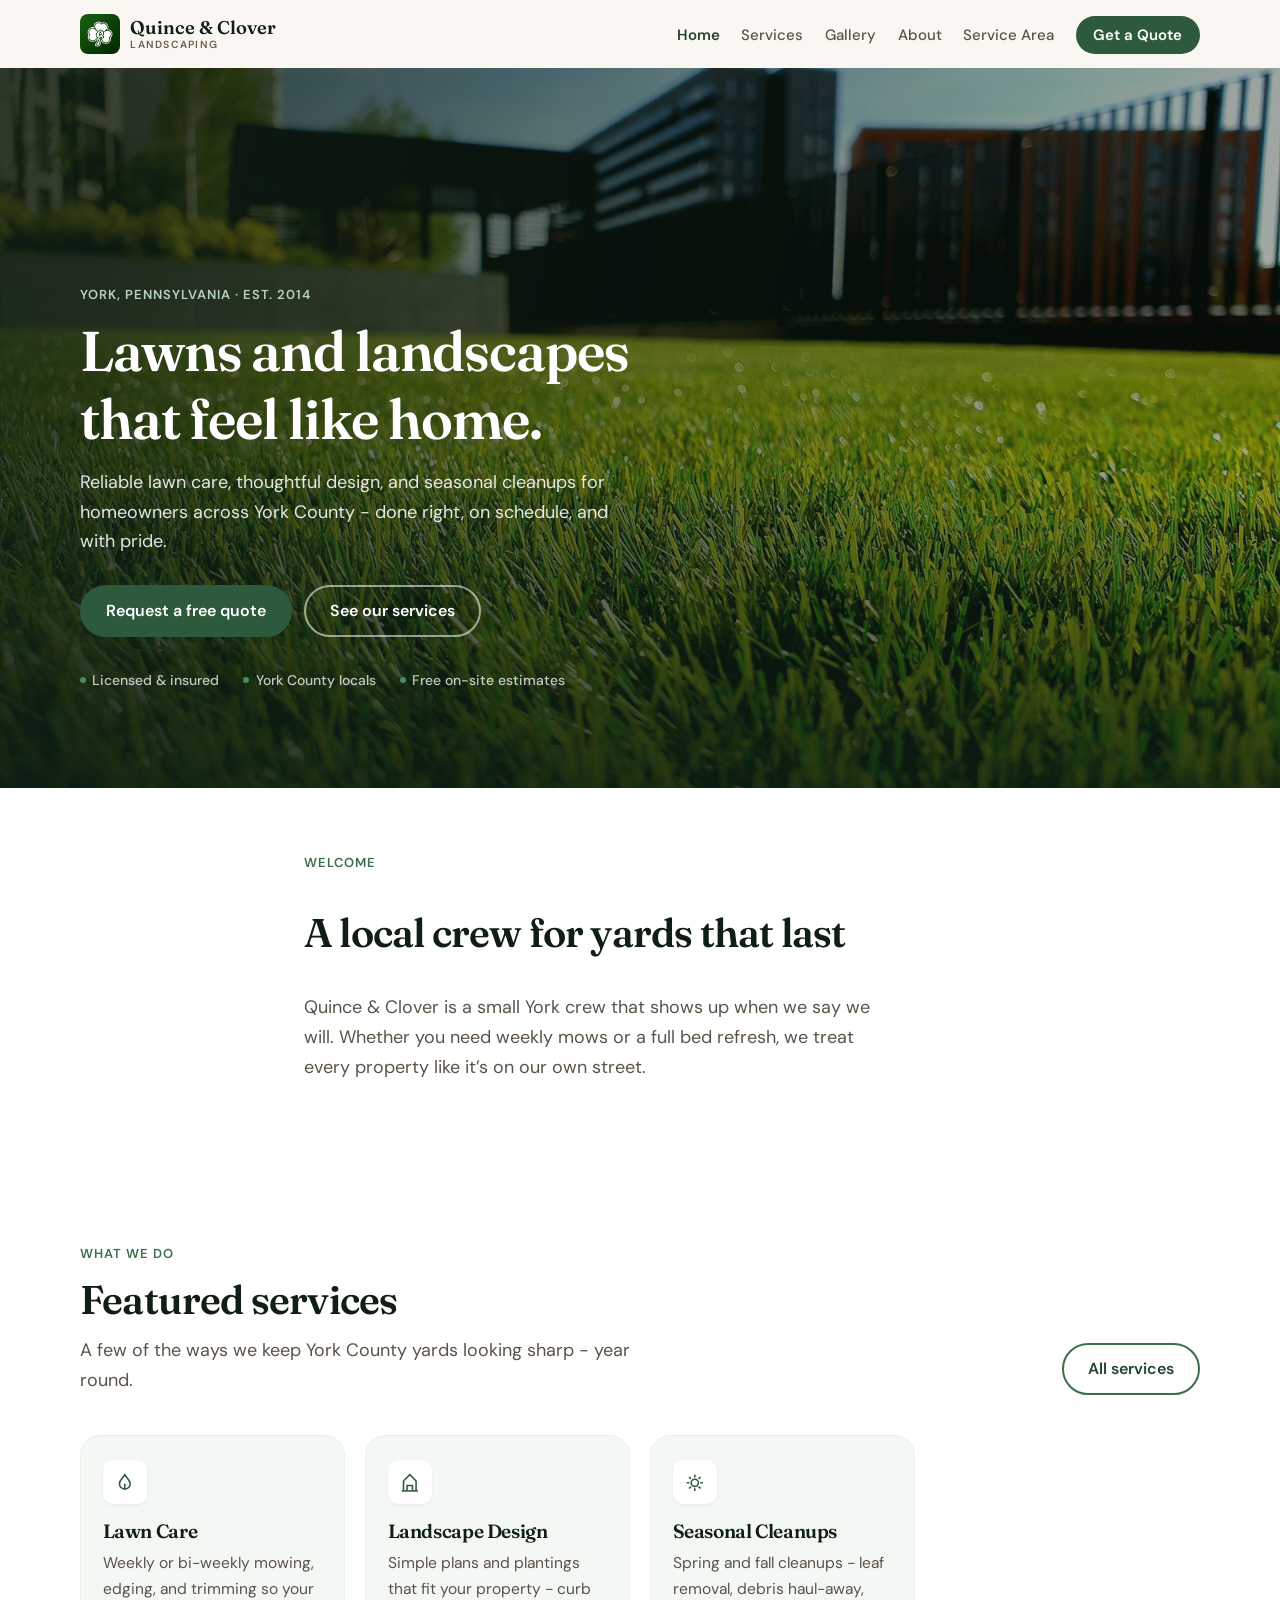
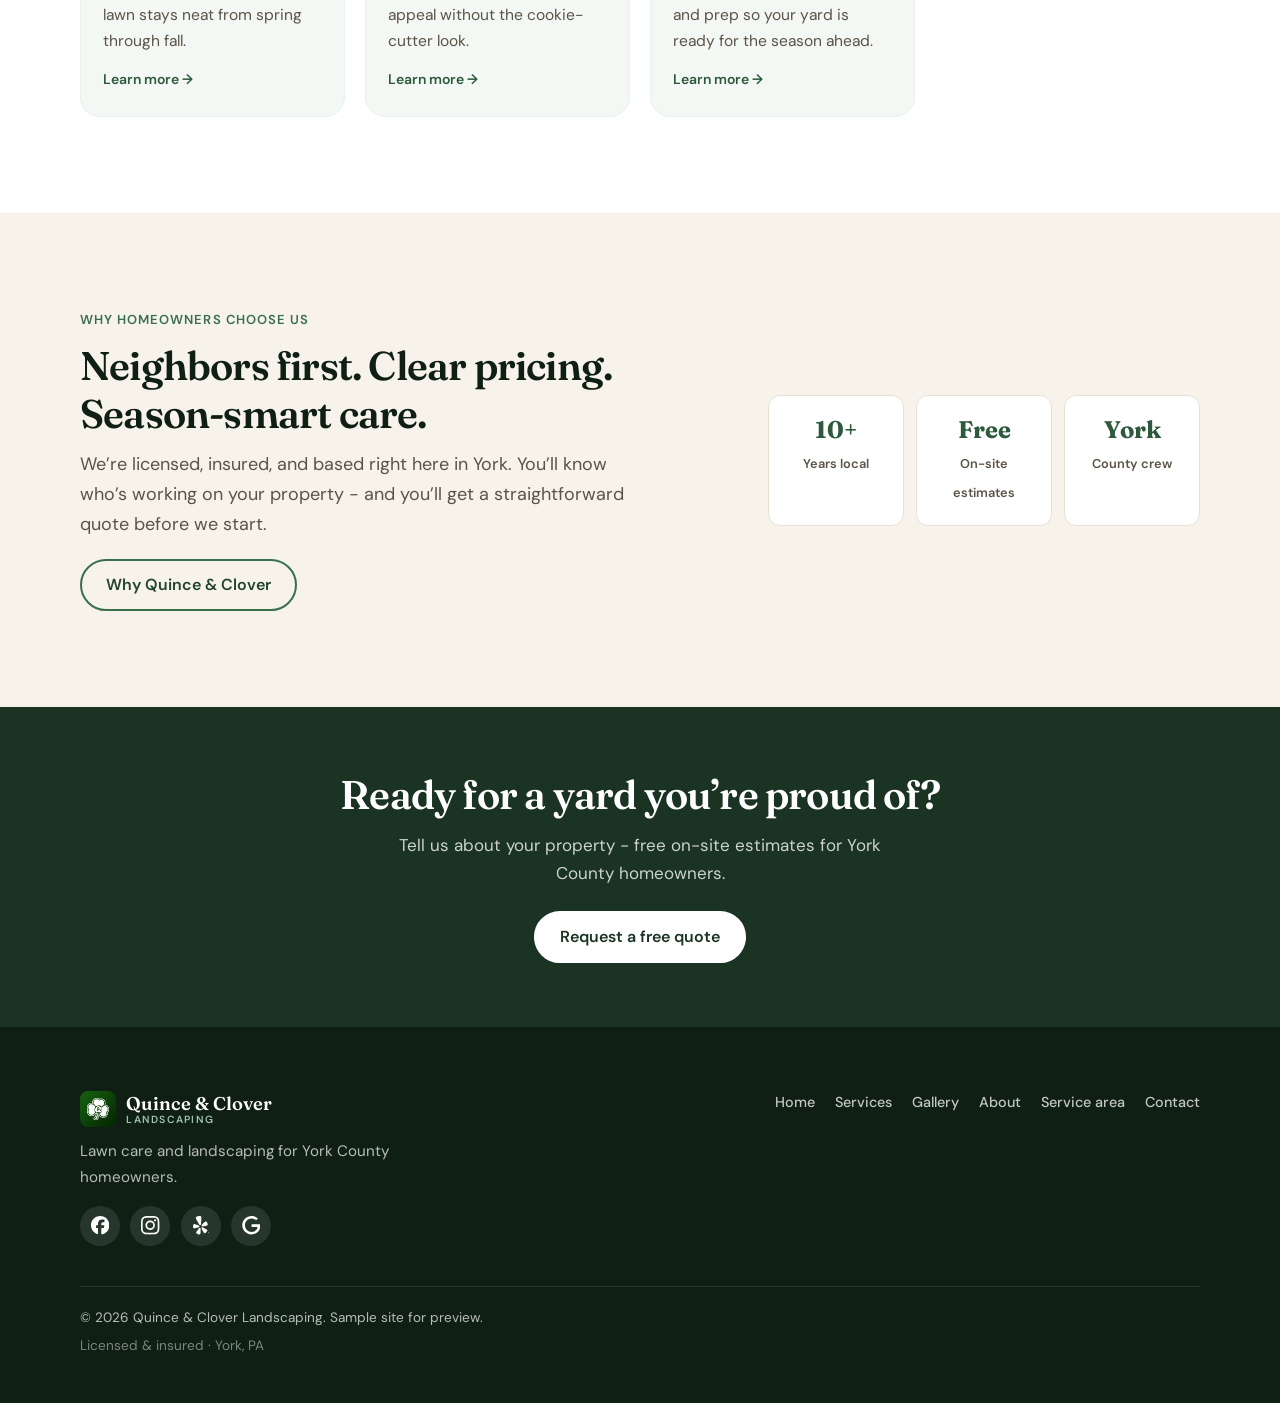
<file: index.html>
<!DOCTYPE html>
<html lang="en">
<head>
  <meta charset="UTF-8">
  <meta name="viewport" content="width=device-width, initial-scale=1.0">
  <meta name="description" content="Quince &amp; Clover Landscaping - lawn care, landscape design, and seasonal cleanups for York County, PA homeowners.">
  <title>Quince &amp; Clover Landscaping | York, PA</title>
  <link rel="preconnect" href="https://fonts.googleapis.com">
  <link rel="preconnect" href="https://fonts.gstatic.com" crossorigin>
  <link href="https://fonts.googleapis.com/css2?family=DM+Sans:ital,opsz,wght@0,9..40,400;0,9..40,500;0,9..40,600;0,9..40,700;1,9..40,400&family=Fraunces:opsz,wght@9..144,500;9..144,600;9..144,700&display=swap" rel="stylesheet">
  <link rel="stylesheet" href="styles.css">
  <script>document.documentElement.classList.add("js");</script>
</head>
<body>
  <a class="skip-link" href="#main">Skip to content</a>
  <header class="site-header">
    <nav class="nav" aria-label="Primary">
      <a class="logo" href="index.html">
        <img class="logo-mark" src="images/Logo.png" alt="" width="40" height="40">
        <span class="logo-text">Quince &amp; Clover<span class="logo-sub">Landscaping</span></span>
      </a>
      <button class="nav-toggle" type="button" aria-expanded="false" aria-controls="nav-menu" aria-label="Open menu">
        <span class="nav-toggle-bar"></span>
        <span class="nav-toggle-bar"></span>
        <span class="nav-toggle-bar"></span>
      </button>
      <ul class="nav-menu" id="nav-menu">
        <li><a href="index.html" aria-current="page">Home</a></li>
        <li><a href="services.html">Services</a></li>
        <li><a href="gallery.html">Gallery</a></li>
        <li><a href="about.html">About</a></li>
        <li><a href="service-area.html">Service Area</a></li>
        <li><a href="contact.html" class="nav-cta">Get a Quote</a></li>
      </ul>
    </nav>
  </header>
  <main id="main">
    <section class="hero" aria-labelledby="hero-heading">
      <div class="hero-media" aria-hidden="true">
        <img
          src="images/hero.jpg"
          alt=""
          width="1600"
          height="1067"
          fetchpriority="high">
        <div class="hero-scrim"></div>
      </div>
      <div class="hero-content container">
        <p class="eyebrow">York, Pennsylvania · Est. 2014</p>
        <h1 id="hero-heading">Lawns and landscapes that feel like home.</h1>
        <p class="hero-lead">Reliable lawn care, thoughtful design, and seasonal cleanups for homeowners across York County - done right, on schedule, and with pride.</p>
        <div class="hero-actions">
          <a class="btn btn-primary" href="contact.html">Request a free quote</a>
          <a class="btn btn-ghost" href="services.html">See our services</a>
        </div>
        <ul class="hero-trust" aria-label="Highlights">
          <li>Licensed &amp; insured</li>
          <li>York County locals</li>
          <li>Free on-site estimates</li>
        </ul>
      </div>
    </section>

    <section class="intro" aria-labelledby="intro-heading">
      <div class="container intro-inner">
        <p class="eyebrow">Welcome</p>
        <h2 id="intro-heading">A local crew for yards that last</h2>
        <p class="section-lead">Quince &amp; Clover is a small York crew that shows up when we say we will. Whether you need weekly mows or a full bed refresh, we treat every property like it’s on our own street.</p>
      </div>
    </section>

    <section class="section services-preview" aria-labelledby="featured-heading">
      <div class="container">
        <header class="section-header section-header--row">
          <div class="section-header-copy">
            <p class="eyebrow">What we do</p>
            <h2 id="featured-heading">Featured services</h2>
            <p class="section-lead">A few of the ways we keep York County yards looking sharp - year round.</p>
          </div>
          <a class="btn btn-secondary" href="services.html">All services</a>
        </header>
        <div class="card-grid">
          <article class="card" id="lawn-care">
            <a class="card-link" href="services.html#lawn-care">
            <div class="card-icon" aria-hidden="true">
              <svg viewBox="0 0 24 24" fill="none" stroke="currentColor" stroke-width="1.75"><path d="M12 3c-2 4-6 6-6 10a6 6 0 0 0 12 0c0-4-4-6-6-10z"/><path d="M12 13v6"/></svg>
            </div>
            <h3>Lawn Care</h3>
            <p>Weekly or bi-weekly mowing, edging, and trimming so your lawn stays neat from spring through fall.</p>
              <span class="card-more">Learn more →</span>
            </a>
          </article>
          <article class="card" id="landscape-design">
            <a class="card-link" href="services.html#landscape-design">
            <div class="card-icon" aria-hidden="true">
              <svg viewBox="0 0 24 24" fill="none" stroke="currentColor" stroke-width="1.75"><path d="M3 21h18"/><path d="M5 21V10l7-7 7 7v11"/><path d="M9 21v-6h6v6"/></svg>
            </div>
            <h3>Landscape Design</h3>
            <p>Simple plans and plantings that fit your property - curb appeal without the cookie-cutter look.</p>
              <span class="card-more">Learn more →</span>
            </a>
          </article>
          <article class="card" id="seasonal-cleanups">
            <a class="card-link" href="services.html#seasonal-cleanups">
            <div class="card-icon" aria-hidden="true">
              <svg viewBox="0 0 24 24" fill="none" stroke="currentColor" stroke-width="1.75"><path d="M12 3v3M12 18v3M3 12h3M18 12h3"/><circle cx="12" cy="12" r="4"/><path d="M5.6 5.6l2.1 2.1M16.3 16.3l2.1 2.1M5.6 18.4l2.1-2.1M16.3 7.7l2.1-2.1"/></svg>
            </div>
            <h3>Seasonal Cleanups</h3>
            <p>Spring and fall cleanups - leaf removal, debris haul-away, and prep so your yard is ready for the season ahead.</p>
              <span class="card-more">Learn more →</span>
            </a>
          </article>
        </div>
      </div>
    </section>

    <section class="section trust-blurb" aria-labelledby="trust-heading">
      <div class="container trust-blurb-inner">
        <div>
          <p class="eyebrow">Why homeowners choose us</p>
          <h2 id="trust-heading">Neighbors first. Clear pricing. Season-smart care.</h2>
          <p class="section-lead">We’re licensed, insured, and based right here in York. You’ll know who’s working on your property - and you’ll get a straightforward quote before we start.</p>
          <p class="trust-actions"><a class="btn btn-secondary" href="about.html">Why Quince &amp; Clover</a></p>
        </div>
        <div class="trust-stats" aria-label="Highlights">
          <div class="trust-stat"><strong>10+</strong><span>Years local</span></div>
          <div class="trust-stat"><strong>Free</strong><span>On-site estimates</span></div>
          <div class="trust-stat"><strong>York</strong><span>County crew</span></div>
        </div>
      </div>
    </section>

    <section class="cta-band" aria-labelledby="cta-heading">
      <div class="container">
        <h2 id="cta-heading">Ready for a yard you’re proud of?</h2>
        <p>Tell us about your property - free on-site estimates for York County homeowners.</p>
        <a class="btn btn-primary" href="contact.html">Request a free quote</a>
      </div>
    </section>

  </main>
  <footer class="site-footer">
    <div class="container footer-grid">
      <div class="footer-brand">
        <a class="logo logo--footer" href="index.html">
          <img class="logo-mark" src="images/Logo.png" alt="" width="40" height="40">
          <span class="logo-text">Quince &amp; Clover<span class="logo-sub">Landscaping</span></span>
        </a>
        <p>Lawn care and landscaping for York County homeowners.</p>
          <div class="social-links social-links--footer" aria-label="Social media">
            <a class="social-link" href="https://www.facebook.com/" target="_blank" rel="noopener noreferrer" aria-label="Facebook"><svg viewBox="0 0 24 24" width="20" height="20" aria-hidden="true" focusable="false" xmlns="http://www.w3.org/2000/svg"><path fill="currentColor" d="M9.101 23.691v-7.98H6.627v-3.667h2.474v-1.58c0-4.085 1.848-5.978 5.858-5.978.401 0 .955.042 1.468.103a8.68 8.68 0 0 1 1.141.195v3.325a8.623 8.623 0 0 0-.653-.036 26.805 26.805 0 0 0-.733-.009c-.707 0-1.259.096-1.675.309a1.686 1.686 0 0 0-.679.622c-.258.42-.374.995-.374 1.752v1.297h3.919l-.386 2.103-.287 1.564h-3.246v8.245C19.396 23.238 24 18.179 24 12.044c0-6.627-5.373-12-12-12s-12 5.373-12 12c0 5.628 3.874 10.35 9.101 11.647Z"/></svg></a>
            <a class="social-link" href="https://www.instagram.com/" target="_blank" rel="noopener noreferrer" aria-label="Instagram"><svg viewBox="0 0 24 24" width="20" height="20" aria-hidden="true" focusable="false" xmlns="http://www.w3.org/2000/svg"><path fill="currentColor" d="M7.0301.084c-1.2768.0602-2.1487.264-2.911.5634-.7888.3075-1.4575.72-2.1228 1.3877-.6652.6677-1.075 1.3368-1.3802 2.127-.2954.7638-.4956 1.6365-.552 2.914-.0564 1.2775-.0689 1.6882-.0626 4.947.0062 3.2586.0206 3.6671.0825 4.9473.061 1.2765.264 2.1482.5635 2.9107.308.7889.72 1.4573 1.388 2.1228.6679.6655 1.3365 1.0743 2.1285 1.38.7632.295 1.6361.4961 2.9134.552 1.2773.056 1.6884.069 4.9462.0627 3.2578-.0062 3.668-.0207 4.9478-.0814 1.28-.0607 2.147-.2652 2.9098-.5633.7889-.3086 1.4578-.72 2.1228-1.3881.665-.6682 1.0745-1.3378 1.3795-2.1284.2957-.7632.4966-1.636.552-2.9124.056-1.2809.0692-1.6898.063-4.948-.0063-3.2583-.021-3.6668-.0817-4.9465-.0607-1.2797-.264-2.1487-.5633-2.9117-.3084-.7889-.72-1.4568-1.3876-2.1228C21.2982 1.33 20.628.9208 19.8378.6165 19.074.321 18.2017.1197 16.9244.0645 15.6471.0093 15.236-.005 11.977.0014 8.718.0076 8.31.0215 7.0301.0839m.1402 21.6932c-1.17-.0509-1.8053-.2453-2.2287-.408-.5606-.216-.96-.4771-1.3819-.895-.422-.4178-.6811-.8186-.9-1.378-.1644-.4234-.3624-1.058-.4171-2.228-.0595-1.2645-.072-1.6442-.079-4.848-.007-3.2037.0053-3.583.0607-4.848.05-1.169.2456-1.805.408-2.2282.216-.5613.4762-.96.895-1.3816.4188-.4217.8184-.6814 1.3783-.9003.423-.1651 1.0575-.3614 2.227-.4171 1.2655-.06 1.6447-.072 4.848-.079 3.2033-.007 3.5835.005 4.8495.0608 1.169.0508 1.8053.2445 2.228.408.5608.216.96.4754 1.3816.895.4217.4194.6816.8176.9005 1.3787.1653.4217.3617 1.056.4169 2.2263.0602 1.2655.0739 1.645.0796 4.848.0058 3.203-.0055 3.5834-.061 4.848-.051 1.17-.245 1.8055-.408 2.2294-.216.5604-.4763.96-.8954 1.3814-.419.4215-.8181.6811-1.3783.9-.4224.1649-1.0577.3617-2.2262.4174-1.2656.0595-1.6448.072-4.8493.079-3.2045.007-3.5825-.006-4.848-.0608M16.953 5.5864A1.44 1.44 0 1 0 18.39 4.144a1.44 1.44 0 0 0-1.437 1.4424M5.8385 12.012c.0067 3.4032 2.7706 6.1557 6.173 6.1493 3.4026-.0065 6.157-2.7701 6.1506-6.1733-.0065-3.4032-2.771-6.1565-6.174-6.1498-3.403.0067-6.156 2.771-6.1496 6.1738M8 12.0077a4 4 0 1 1 4.008 3.9921A3.9996 3.9996 0 0 1 8 12.0077"/></svg></a>
            <a class="social-link" href="https://www.yelp.com/" target="_blank" rel="noopener noreferrer" aria-label="Yelp"><svg viewBox="0 0 24 24" width="20" height="20" aria-hidden="true" focusable="false" xmlns="http://www.w3.org/2000/svg"><path fill="currentColor" d="m7.6885 15.1415-3.6715.8483c-.3769.0871-.755.183-1.1452.155-.2611-.0188-.5122-.0414-.7606-.213a1.179 1.179 0 0 1-.331-.3594c-.3486-.5519-.3656-1.3661-.3697-2.0004a6.2874 6.2874 0 0 1 .3314-2.0642 1.857 1.857 0 0 1 .1073-.2474 2.3426 2.3426 0 0 1 .1255-.2165 2.4572 2.4572 0 0 1 .1563-.1975 1.1736 1.1736 0 0 1 .399-.2831 1.082 1.082 0 0 1 .4592-.0837c.2355.0016.5139.052.91.1734.0555.0191.1237.0382.1856.0572.3277.1013.7048.2404 1.1499.3987.6863.2404 1.3663.487 2.0463.7397l1.2117.4423c.2217.0807.4363.18.6412.297.174.0984.3273.2298.4512.387a1.217 1.217 0 0 1 .192.4309 1.2205 1.2205 0 0 1-.872 1.4522c-.0468.0151-.0852.0239-.1085.0293l-1.105.2553-.0031-.001zM18.8208 7.565a1.8506 1.8506 0 0 0-.2042-.1754 2.4082 2.4082 0 0 0-.2077-.1394 2.3607 2.3607 0 0 0-.2269-.109 1.1705 1.1705 0 0 0-.482-.0796 1.0862 1.0862 0 0 0-.4498.1263c-.2107.1048-.4388.2732-.742.5551-.042.0417-.0947.0886-.142.133-.2502.2351-.5286.5252-.8599.863a114.6363 114.6363 0 0 0-1.5166 1.5629l-.8962.9293a4.1897 4.1897 0 0 0-.4466.5483 1.541 1.541 0 0 0-.2364.5459 1.2199 1.2199 0 0 0 .0107.4518l.0046.02a1.218 1.218 0 0 0 1.4184.923 1.162 1.162 0 0 0 .1105-.0213l4.7781-1.104c.3766-.087.7587-.1667 1.097-.3631.2269-.1316.4428-.262.5909-.5252a1.1793 1.1793 0 0 0 .1405-.4683c.0733-.6512-.2668-1.3908-.5403-1.963a6.2792 6.2792 0 0 0-1.2001-1.7103zM8.9703.0754a8.6724 8.6724 0 0 0-.83.1564c-.2754.066-.548.1383-.8146.2236-.868.2844-2.0884.8063-2.295 1.8065-.1165.5655.1595 1.1439.3737 1.66.2595.6254.614 1.1889.9373 1.7777.8543 1.5545 1.7245 3.0993 2.5922 4.6457.259.4617.5416 1.0464 1.043 1.2856a1.058 1.058 0 0 0 .1013.0383c.2248.0851.4699.1016.7041.0471a4.3015 4.3015 0 0 0 .0418-.0097 1.2136 1.2136 0 0 0 .5658-.3397 1.1033 1.1033 0 0 0 .079-.0822c.3463-.435.3454-1.0833.3764-1.6134.1042-1.771.2139-3.5423.3009-5.3142.0332-.6712.1055-1.3333.0655-2.0096-.0328-.5579-.0368-1.1984-.3891-1.6563-.6218-.8073-1.9476-.741-2.8523-.6158zm2.084 15.9505a1.1053 1.1053 0 0 0-1.2306-.4145 1.1398 1.1398 0 0 0-.1526.0633 1.4806 1.4806 0 0 0-.2171.1354c-.1992.1475-.3668.3392-.5196.5315-.0386.049-.074.1143-.12.1562l-.7686 1.0573a113.9168 113.9168 0 0 0-1.2913 1.789c-.278.3895-.5184.7184-.7083 1.0094-.036.0547-.0734.116-.1075.1647-.2277.3522-.3566.6092-.4228.8381a1.0945 1.0945 0 0 0-.046.4721c.0211.1655.0768.3246.1635.467.046.0715.0957.1406.1487.207a2.334 2.334 0 0 0 .1754.1825 1.843 1.843 0 0 0 .2108.1732c.5304.369 1.1112.6342 1.722.8391a6.0958 6.0958 0 0 0 1.5716.3004c.091.0046.1821.0025.2728-.006a2.3878 2.3878 0 0 0 .2506-.0351 2.3862 2.3862 0 0 0 .2447-.071 1.1927 1.1927 0 0 0 .4175-.2658c.1127-.113.1994-.249.2541-.3989.0889-.2214.1473-.5026.1857-.92.0034-.0593.0118-.1305.0177-.1958.0304-.3463.0443-.7531.0666-1.2315.0375-.7357.067-1.4681.0903-2.2026 0 0 .0495-1.3053.0494-1.306.0113-.3008.002-.6342-.0814-.9336a1.396 1.396 0 0 0-.1756-.4054zm8.6754 2.0439c-.1605-.176-.3878-.3514-.7462-.5682-.0518-.0288-.1124-.0674-.1684-.1009-.2985-.1795-.658-.3684-1.078-.5965a120.7615 120.7615 0 0 0-1.9427-1.042l-1.1515-.6107c-.0597-.0175-.1203-.0607-.1766-.0878-.2212-.1058-.4558-.2045-.6992-.2498a1.4915 1.4915 0 0 0-.2545-.0265 1.1527 1.1527 0 0 0-.1648.01 1.1077 1.1077 0 0 0-.9227.9133 1.4186 1.4186 0 0 0 .0159.439c.0563.3065.1932.6096.3346.875l.615 1.1526c.3422.65.6884 1.2963 1.0435 1.9406.229.4202.4196.7799.5982 1.078.0338.056.0721.1163.1011.1682.2173.3584.392.584.569.7458.1146.1107.252.195.4026.247.1583.0525.326.071.4919.0546a2.368 2.368 0 0 0 .251-.0435c.0817-.022.1622-.048.241-.0784a1.863 1.863 0 0 0 .2475-.1143 6.1018 6.1018 0 0 0 1.2818-.9597c.4596-.4522.8659-.9454 1.182-1.51.044-.08.0819-.163.1138-.2483a2.49 2.49 0 0 0 .0773-.2411c.0186-.083.033-.1669.0429-.2513a1.188 1.188 0 0 0-.0565-.491 1.0933 1.0933 0 0 0-.248-.4041zm2.86 3.742a.8523.8523 0 0 1-.111.4236c-.074.132-.178.2377-.3115.3172a.8428.8428 0 0 1-.4385.119.847.847 0 0 1-.4373-.1179.8526.8526 0 0 1-.3125-.3171.8548.8548 0 0 1-.111-.4248c0-.1526.038-.2958.1143-.4294a.8405.8405 0 0 1 .315-.3159.849.849 0 0 1 .4315-.1156.8514.8514 0 0 1 .4294.1144.84.84 0 0 1 .316.3148.8494.8494 0 0 1 .1156.4317zm-.1202 0c0-.1328-.0332-.256-.0996-.3698s-.1564-.2038-.2702-.2702a.7125.7125 0 0 0-.371-.1007.7204.7204 0 0 0-.3698.0996.7487.7487 0 0 0-.2713.2702.7181.7181 0 0 0-.0996.3709c0 .132.0332.2557.0996.371a.7355.7355 0 0 0 .2713.2713.7354.7354 0 0 0 .3698.0985.7205.7205 0 0 0 .3698-.0996.7423.7423 0 0 0 .2702-.2691.7186.7186 0 0 0 .1008-.3721zm-.577.0584.2724.4522h-.1922l-.237-.4052h-.1546v.4052h-.1695v-1.02h.2988c.1268 0 .2195.0247.2783.0744.0595.0496.0892.1252.0892.2267a.2785.2785 0 0 1-.0492.1625c-.032.0466-.0775.0813-.1362.1042zm-.0412-.1408a.1532.1532 0 0 0 .056-.1214c0-.0573-.0164-.0981-.0491-.1225-.0329-.0251-.0847-.0377-.1557-.0377h-.1214v.3285h.1237c.061 0 .1098-.0157.1465-.047z"/></svg></a>
            <a class="social-link" href="https://www.google.com/maps" target="_blank" rel="noopener noreferrer" aria-label="Google"><svg viewBox="0 0 24 24" width="20" height="20" aria-hidden="true" focusable="false" xmlns="http://www.w3.org/2000/svg"><path fill="currentColor" d="M12.48 10.92v3.28h7.84c-.24 1.84-.853 3.187-1.787 4.133-1.147 1.147-2.933 2.4-6.053 2.4-4.827 0-8.6-3.893-8.6-8.72s3.773-8.72 8.6-8.72c2.6 0 4.507 1.027 5.907 2.347l2.307-2.307C18.747 1.44 16.133 0 12.48 0 5.867 0 .307 5.387.307 12s5.56 12 12.173 12c3.573 0 6.267-1.173 8.373-3.36 2.16-2.16 2.84-5.213 2.84-7.667 0-.76-.053-1.467-.173-2.053H12.48z"/></svg></a>
          </div>
      </div>
      <nav class="footer-nav" aria-label="Footer">
        <a href="index.html">Home</a>
        <a href="services.html">Services</a>
        <a href="gallery.html">Gallery</a>
        <a href="about.html">About</a>
        <a href="service-area.html">Service area</a>
        <a href="contact.html">Contact</a>
      </nav>
      <div class="footer-meta">
        <p>&copy; <span id="year">2026</span> Quince &amp; Clover Landscaping. Sample site for preview.</p>
        <p class="footer-legal">Licensed &amp; insured · York, PA</p>
      </div>
    </div>
  </footer>

  <script src="script.js" defer></script>
</body>
</html>
</file>
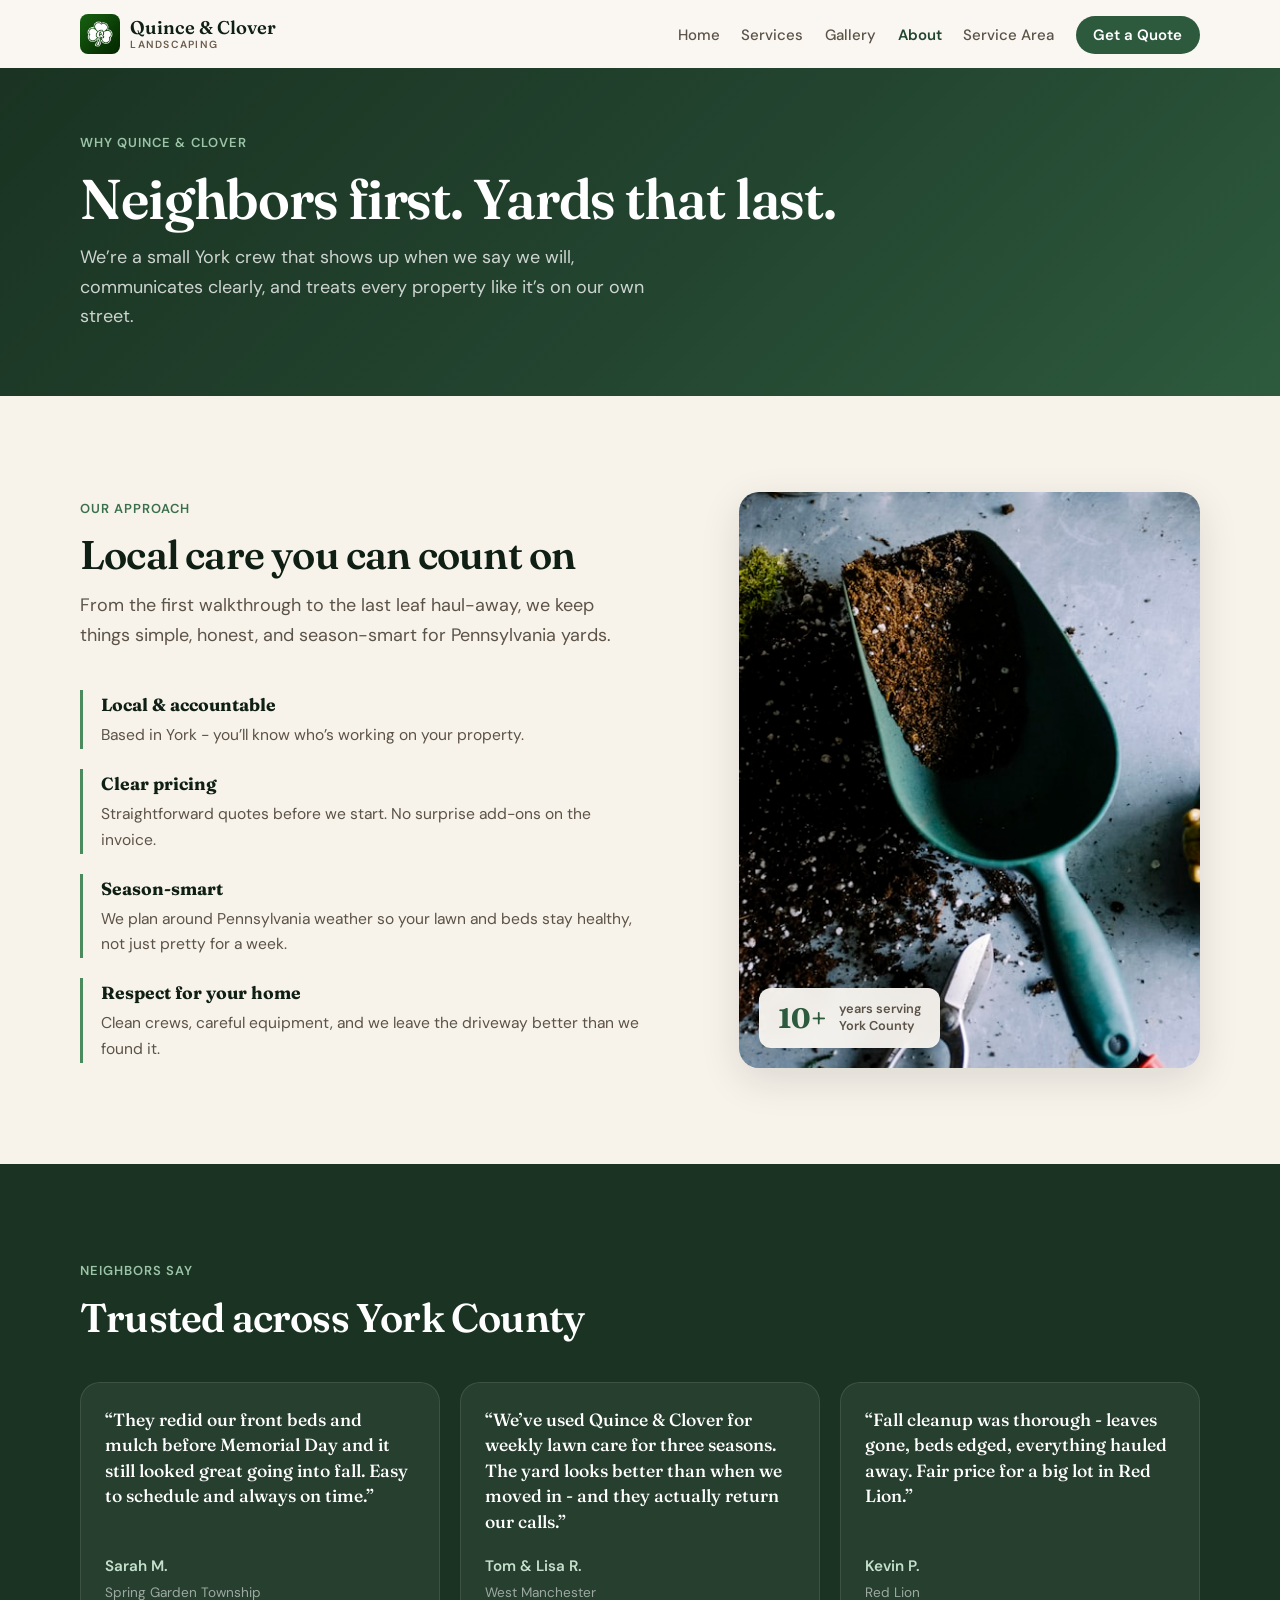
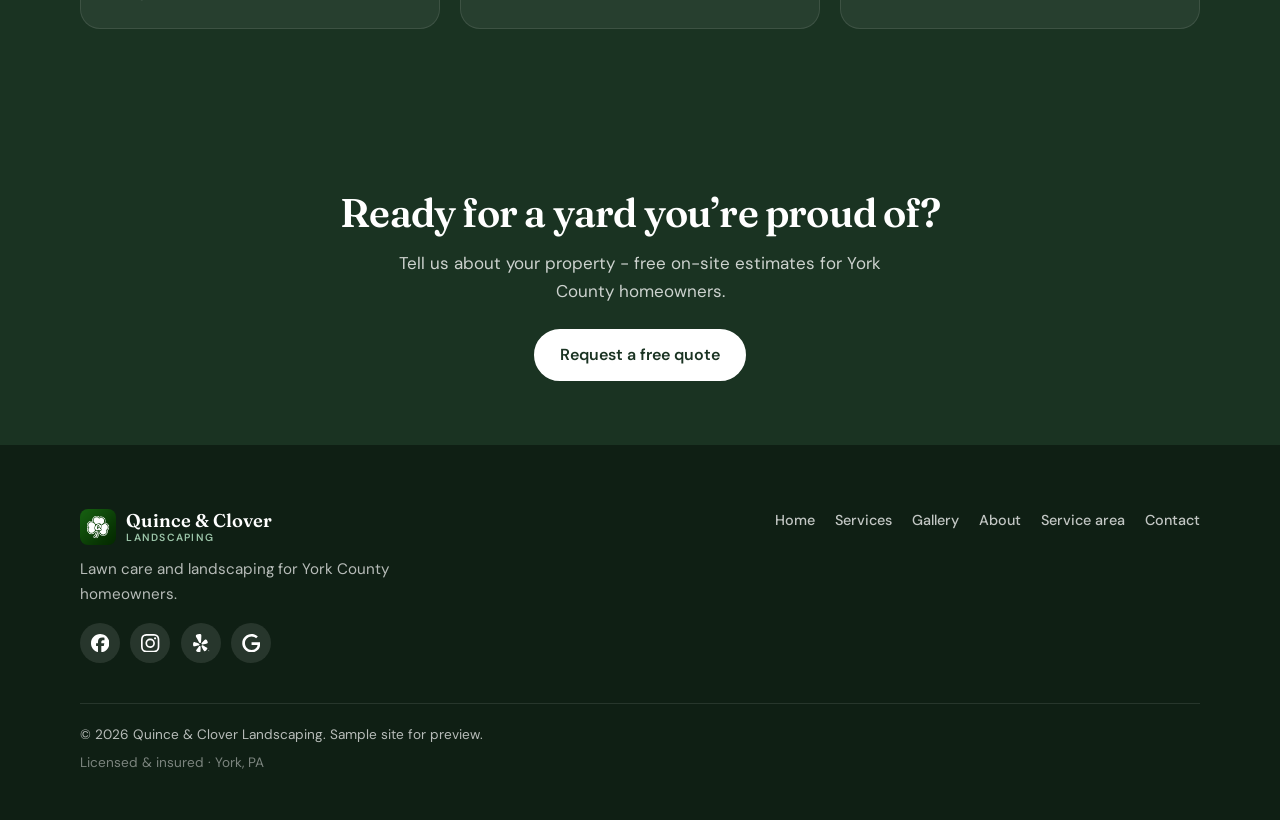
<file: about.html>
<!DOCTYPE html>
<html lang="en">
<head>
  <meta charset="UTF-8">
  <meta name="viewport" content="width=device-width, initial-scale=1.0">
  <meta name="description" content="Why Quince &amp; Clover - local York County landscaping crew with clear pricing and neighbor-first service.">
  <title>About | Quince &amp; Clover Landscaping</title>
  <link rel="preconnect" href="https://fonts.googleapis.com">
  <link rel="preconnect" href="https://fonts.gstatic.com" crossorigin>
  <link href="https://fonts.googleapis.com/css2?family=DM+Sans:ital,opsz,wght@0,9..40,400;0,9..40,500;0,9..40,600;0,9..40,700;1,9..40,400&family=Fraunces:opsz,wght@9..144,500;9..144,600;9..144,700&display=swap" rel="stylesheet">
  <link rel="stylesheet" href="styles.css">
  <script>document.documentElement.classList.add("js");</script>
</head>
<body>
  <a class="skip-link" href="#main">Skip to content</a>
  <header class="site-header">
    <nav class="nav" aria-label="Primary">
      <a class="logo" href="index.html">
        <img class="logo-mark" src="images/Logo.png" alt="" width="40" height="40">
        <span class="logo-text">Quince &amp; Clover<span class="logo-sub">Landscaping</span></span>
      </a>
      <button class="nav-toggle" type="button" aria-expanded="false" aria-controls="nav-menu" aria-label="Open menu">
        <span class="nav-toggle-bar"></span>
        <span class="nav-toggle-bar"></span>
        <span class="nav-toggle-bar"></span>
      </button>
      <ul class="nav-menu" id="nav-menu">
        <li><a href="index.html">Home</a></li>
        <li><a href="services.html">Services</a></li>
        <li><a href="gallery.html">Gallery</a></li>
        <li><a href="about.html" aria-current="page">About</a></li>
        <li><a href="service-area.html">Service Area</a></li>
        <li><a href="contact.html" class="nav-cta">Get a Quote</a></li>
      </ul>
    </nav>
  </header>
  <main id="main">
    <header class="page-header">
      <div class="container">
        <p class="eyebrow">Why Quince &amp; Clover</p>
        <h1>Neighbors first. Yards that last.</h1>
        <p class="section-lead">We’re a small York crew that shows up when we say we will, communicates clearly, and treats every property like it’s on our own street.</p>
      </div>
    </header>

    <section class="section why-us" aria-labelledby="why-heading">
      <div class="container why-grid">
        <div class="why-copy">
          <p class="eyebrow">Our approach</p>
          <h2 id="why-heading">Local care you can count on</h2>
          <p class="section-lead">From the first walkthrough to the last leaf haul-away, we keep things simple, honest, and season-smart for Pennsylvania yards.</p>
          <ul class="why-list">
            <li>
              <strong>Local &amp; accountable</strong>
              <span>Based in York - you’ll know who’s working on your property.</span>
            </li>
            <li>
              <strong>Clear pricing</strong>
              <span>Straightforward quotes before we start. No surprise add-ons on the invoice.</span>
            </li>
            <li>
              <strong>Season-smart</strong>
              <span>We plan around Pennsylvania weather so your lawn and beds stay healthy, not just pretty for a week.</span>
            </li>
            <li>
              <strong>Respect for your home</strong>
              <span>Clean crews, careful equipment, and we leave the driveway better than we found it.</span>
            </li>
          </ul>
        </div>
        <figure class="why-visual">
          <img
            src="images/about-crew.jpg"
            alt="Well-maintained garden beds and green lawn"
            width="900"
            height="1100"
            loading="lazy">
          <figcaption class="why-badge">
            <span class="why-badge-num">10+</span>
            <span class="why-badge-label">years serving<br>York County</span>
          </figcaption>
        </figure>
      </div>
    </section>

    <section class="section testimonials" aria-labelledby="testimonials-heading">
      <div class="container">
        <header class="section-header">
          <p class="eyebrow">Neighbors say</p>
          <h2 id="testimonials-heading">Trusted across York County</h2>
        </header>
        <div class="testimonial-grid">
          <blockquote class="testimonial">
            <p>“They redid our front beds and mulch before Memorial Day and it still looked great going into fall. Easy to schedule and always on time.”</p>
            <footer>
              <cite>Sarah M.</cite>
              <span>Spring Garden Township</span>
            </footer>
          </blockquote>
          <blockquote class="testimonial">
            <p>“We’ve used Quince &amp; Clover for weekly lawn care for three seasons. The yard looks better than when we moved in - and they actually return our calls.”</p>
            <footer>
              <cite>Tom &amp; Lisa R.</cite>
              <span>West Manchester</span>
            </footer>
          </blockquote>
          <blockquote class="testimonial">
            <p>“Fall cleanup was thorough - leaves gone, beds edged, everything hauled away. Fair price for a big lot in Red Lion.”</p>
            <footer>
              <cite>Kevin P.</cite>
              <span>Red Lion</span>
            </footer>
          </blockquote>
        </div>
      </div>
    </section>
    <section class="cta-band" aria-labelledby="cta-heading">
      <div class="container">
        <h2 id="cta-heading">Ready for a yard you’re proud of?</h2>
        <p>Tell us about your property - free on-site estimates for York County homeowners.</p>
        <a class="btn btn-primary" href="contact.html">Request a free quote</a>
      </div>
    </section>

  </main>
  <footer class="site-footer">
    <div class="container footer-grid">
      <div class="footer-brand">
        <a class="logo logo--footer" href="index.html">
          <img class="logo-mark" src="images/Logo.png" alt="" width="40" height="40">
          <span class="logo-text">Quince &amp; Clover<span class="logo-sub">Landscaping</span></span>
        </a>
        <p>Lawn care and landscaping for York County homeowners.</p>
          <div class="social-links social-links--footer" aria-label="Social media">
            <a class="social-link" href="https://www.facebook.com/" target="_blank" rel="noopener noreferrer" aria-label="Facebook"><svg viewBox="0 0 24 24" width="20" height="20" aria-hidden="true" focusable="false" xmlns="http://www.w3.org/2000/svg"><path fill="currentColor" d="M9.101 23.691v-7.98H6.627v-3.667h2.474v-1.58c0-4.085 1.848-5.978 5.858-5.978.401 0 .955.042 1.468.103a8.68 8.68 0 0 1 1.141.195v3.325a8.623 8.623 0 0 0-.653-.036 26.805 26.805 0 0 0-.733-.009c-.707 0-1.259.096-1.675.309a1.686 1.686 0 0 0-.679.622c-.258.42-.374.995-.374 1.752v1.297h3.919l-.386 2.103-.287 1.564h-3.246v8.245C19.396 23.238 24 18.179 24 12.044c0-6.627-5.373-12-12-12s-12 5.373-12 12c0 5.628 3.874 10.35 9.101 11.647Z"/></svg></a>
            <a class="social-link" href="https://www.instagram.com/" target="_blank" rel="noopener noreferrer" aria-label="Instagram"><svg viewBox="0 0 24 24" width="20" height="20" aria-hidden="true" focusable="false" xmlns="http://www.w3.org/2000/svg"><path fill="currentColor" d="M7.0301.084c-1.2768.0602-2.1487.264-2.911.5634-.7888.3075-1.4575.72-2.1228 1.3877-.6652.6677-1.075 1.3368-1.3802 2.127-.2954.7638-.4956 1.6365-.552 2.914-.0564 1.2775-.0689 1.6882-.0626 4.947.0062 3.2586.0206 3.6671.0825 4.9473.061 1.2765.264 2.1482.5635 2.9107.308.7889.72 1.4573 1.388 2.1228.6679.6655 1.3365 1.0743 2.1285 1.38.7632.295 1.6361.4961 2.9134.552 1.2773.056 1.6884.069 4.9462.0627 3.2578-.0062 3.668-.0207 4.9478-.0814 1.28-.0607 2.147-.2652 2.9098-.5633.7889-.3086 1.4578-.72 2.1228-1.3881.665-.6682 1.0745-1.3378 1.3795-2.1284.2957-.7632.4966-1.636.552-2.9124.056-1.2809.0692-1.6898.063-4.948-.0063-3.2583-.021-3.6668-.0817-4.9465-.0607-1.2797-.264-2.1487-.5633-2.9117-.3084-.7889-.72-1.4568-1.3876-2.1228C21.2982 1.33 20.628.9208 19.8378.6165 19.074.321 18.2017.1197 16.9244.0645 15.6471.0093 15.236-.005 11.977.0014 8.718.0076 8.31.0215 7.0301.0839m.1402 21.6932c-1.17-.0509-1.8053-.2453-2.2287-.408-.5606-.216-.96-.4771-1.3819-.895-.422-.4178-.6811-.8186-.9-1.378-.1644-.4234-.3624-1.058-.4171-2.228-.0595-1.2645-.072-1.6442-.079-4.848-.007-3.2037.0053-3.583.0607-4.848.05-1.169.2456-1.805.408-2.2282.216-.5613.4762-.96.895-1.3816.4188-.4217.8184-.6814 1.3783-.9003.423-.1651 1.0575-.3614 2.227-.4171 1.2655-.06 1.6447-.072 4.848-.079 3.2033-.007 3.5835.005 4.8495.0608 1.169.0508 1.8053.2445 2.228.408.5608.216.96.4754 1.3816.895.4217.4194.6816.8176.9005 1.3787.1653.4217.3617 1.056.4169 2.2263.0602 1.2655.0739 1.645.0796 4.848.0058 3.203-.0055 3.5834-.061 4.848-.051 1.17-.245 1.8055-.408 2.2294-.216.5604-.4763.96-.8954 1.3814-.419.4215-.8181.6811-1.3783.9-.4224.1649-1.0577.3617-2.2262.4174-1.2656.0595-1.6448.072-4.8493.079-3.2045.007-3.5825-.006-4.848-.0608M16.953 5.5864A1.44 1.44 0 1 0 18.39 4.144a1.44 1.44 0 0 0-1.437 1.4424M5.8385 12.012c.0067 3.4032 2.7706 6.1557 6.173 6.1493 3.4026-.0065 6.157-2.7701 6.1506-6.1733-.0065-3.4032-2.771-6.1565-6.174-6.1498-3.403.0067-6.156 2.771-6.1496 6.1738M8 12.0077a4 4 0 1 1 4.008 3.9921A3.9996 3.9996 0 0 1 8 12.0077"/></svg></a>
            <a class="social-link" href="https://www.yelp.com/" target="_blank" rel="noopener noreferrer" aria-label="Yelp"><svg viewBox="0 0 24 24" width="20" height="20" aria-hidden="true" focusable="false" xmlns="http://www.w3.org/2000/svg"><path fill="currentColor" d="m7.6885 15.1415-3.6715.8483c-.3769.0871-.755.183-1.1452.155-.2611-.0188-.5122-.0414-.7606-.213a1.179 1.179 0 0 1-.331-.3594c-.3486-.5519-.3656-1.3661-.3697-2.0004a6.2874 6.2874 0 0 1 .3314-2.0642 1.857 1.857 0 0 1 .1073-.2474 2.3426 2.3426 0 0 1 .1255-.2165 2.4572 2.4572 0 0 1 .1563-.1975 1.1736 1.1736 0 0 1 .399-.2831 1.082 1.082 0 0 1 .4592-.0837c.2355.0016.5139.052.91.1734.0555.0191.1237.0382.1856.0572.3277.1013.7048.2404 1.1499.3987.6863.2404 1.3663.487 2.0463.7397l1.2117.4423c.2217.0807.4363.18.6412.297.174.0984.3273.2298.4512.387a1.217 1.217 0 0 1 .192.4309 1.2205 1.2205 0 0 1-.872 1.4522c-.0468.0151-.0852.0239-.1085.0293l-1.105.2553-.0031-.001zM18.8208 7.565a1.8506 1.8506 0 0 0-.2042-.1754 2.4082 2.4082 0 0 0-.2077-.1394 2.3607 2.3607 0 0 0-.2269-.109 1.1705 1.1705 0 0 0-.482-.0796 1.0862 1.0862 0 0 0-.4498.1263c-.2107.1048-.4388.2732-.742.5551-.042.0417-.0947.0886-.142.133-.2502.2351-.5286.5252-.8599.863a114.6363 114.6363 0 0 0-1.5166 1.5629l-.8962.9293a4.1897 4.1897 0 0 0-.4466.5483 1.541 1.541 0 0 0-.2364.5459 1.2199 1.2199 0 0 0 .0107.4518l.0046.02a1.218 1.218 0 0 0 1.4184.923 1.162 1.162 0 0 0 .1105-.0213l4.7781-1.104c.3766-.087.7587-.1667 1.097-.3631.2269-.1316.4428-.262.5909-.5252a1.1793 1.1793 0 0 0 .1405-.4683c.0733-.6512-.2668-1.3908-.5403-1.963a6.2792 6.2792 0 0 0-1.2001-1.7103zM8.9703.0754a8.6724 8.6724 0 0 0-.83.1564c-.2754.066-.548.1383-.8146.2236-.868.2844-2.0884.8063-2.295 1.8065-.1165.5655.1595 1.1439.3737 1.66.2595.6254.614 1.1889.9373 1.7777.8543 1.5545 1.7245 3.0993 2.5922 4.6457.259.4617.5416 1.0464 1.043 1.2856a1.058 1.058 0 0 0 .1013.0383c.2248.0851.4699.1016.7041.0471a4.3015 4.3015 0 0 0 .0418-.0097 1.2136 1.2136 0 0 0 .5658-.3397 1.1033 1.1033 0 0 0 .079-.0822c.3463-.435.3454-1.0833.3764-1.6134.1042-1.771.2139-3.5423.3009-5.3142.0332-.6712.1055-1.3333.0655-2.0096-.0328-.5579-.0368-1.1984-.3891-1.6563-.6218-.8073-1.9476-.741-2.8523-.6158zm2.084 15.9505a1.1053 1.1053 0 0 0-1.2306-.4145 1.1398 1.1398 0 0 0-.1526.0633 1.4806 1.4806 0 0 0-.2171.1354c-.1992.1475-.3668.3392-.5196.5315-.0386.049-.074.1143-.12.1562l-.7686 1.0573a113.9168 113.9168 0 0 0-1.2913 1.789c-.278.3895-.5184.7184-.7083 1.0094-.036.0547-.0734.116-.1075.1647-.2277.3522-.3566.6092-.4228.8381a1.0945 1.0945 0 0 0-.046.4721c.0211.1655.0768.3246.1635.467.046.0715.0957.1406.1487.207a2.334 2.334 0 0 0 .1754.1825 1.843 1.843 0 0 0 .2108.1732c.5304.369 1.1112.6342 1.722.8391a6.0958 6.0958 0 0 0 1.5716.3004c.091.0046.1821.0025.2728-.006a2.3878 2.3878 0 0 0 .2506-.0351 2.3862 2.3862 0 0 0 .2447-.071 1.1927 1.1927 0 0 0 .4175-.2658c.1127-.113.1994-.249.2541-.3989.0889-.2214.1473-.5026.1857-.92.0034-.0593.0118-.1305.0177-.1958.0304-.3463.0443-.7531.0666-1.2315.0375-.7357.067-1.4681.0903-2.2026 0 0 .0495-1.3053.0494-1.306.0113-.3008.002-.6342-.0814-.9336a1.396 1.396 0 0 0-.1756-.4054zm8.6754 2.0439c-.1605-.176-.3878-.3514-.7462-.5682-.0518-.0288-.1124-.0674-.1684-.1009-.2985-.1795-.658-.3684-1.078-.5965a120.7615 120.7615 0 0 0-1.9427-1.042l-1.1515-.6107c-.0597-.0175-.1203-.0607-.1766-.0878-.2212-.1058-.4558-.2045-.6992-.2498a1.4915 1.4915 0 0 0-.2545-.0265 1.1527 1.1527 0 0 0-.1648.01 1.1077 1.1077 0 0 0-.9227.9133 1.4186 1.4186 0 0 0 .0159.439c.0563.3065.1932.6096.3346.875l.615 1.1526c.3422.65.6884 1.2963 1.0435 1.9406.229.4202.4196.7799.5982 1.078.0338.056.0721.1163.1011.1682.2173.3584.392.584.569.7458.1146.1107.252.195.4026.247.1583.0525.326.071.4919.0546a2.368 2.368 0 0 0 .251-.0435c.0817-.022.1622-.048.241-.0784a1.863 1.863 0 0 0 .2475-.1143 6.1018 6.1018 0 0 0 1.2818-.9597c.4596-.4522.8659-.9454 1.182-1.51.044-.08.0819-.163.1138-.2483a2.49 2.49 0 0 0 .0773-.2411c.0186-.083.033-.1669.0429-.2513a1.188 1.188 0 0 0-.0565-.491 1.0933 1.0933 0 0 0-.248-.4041zm2.86 3.742a.8523.8523 0 0 1-.111.4236c-.074.132-.178.2377-.3115.3172a.8428.8428 0 0 1-.4385.119.847.847 0 0 1-.4373-.1179.8526.8526 0 0 1-.3125-.3171.8548.8548 0 0 1-.111-.4248c0-.1526.038-.2958.1143-.4294a.8405.8405 0 0 1 .315-.3159.849.849 0 0 1 .4315-.1156.8514.8514 0 0 1 .4294.1144.84.84 0 0 1 .316.3148.8494.8494 0 0 1 .1156.4317zm-.1202 0c0-.1328-.0332-.256-.0996-.3698s-.1564-.2038-.2702-.2702a.7125.7125 0 0 0-.371-.1007.7204.7204 0 0 0-.3698.0996.7487.7487 0 0 0-.2713.2702.7181.7181 0 0 0-.0996.3709c0 .132.0332.2557.0996.371a.7355.7355 0 0 0 .2713.2713.7354.7354 0 0 0 .3698.0985.7205.7205 0 0 0 .3698-.0996.7423.7423 0 0 0 .2702-.2691.7186.7186 0 0 0 .1008-.3721zm-.577.0584.2724.4522h-.1922l-.237-.4052h-.1546v.4052h-.1695v-1.02h.2988c.1268 0 .2195.0247.2783.0744.0595.0496.0892.1252.0892.2267a.2785.2785 0 0 1-.0492.1625c-.032.0466-.0775.0813-.1362.1042zm-.0412-.1408a.1532.1532 0 0 0 .056-.1214c0-.0573-.0164-.0981-.0491-.1225-.0329-.0251-.0847-.0377-.1557-.0377h-.1214v.3285h.1237c.061 0 .1098-.0157.1465-.047z"/></svg></a>
            <a class="social-link" href="https://www.google.com/maps" target="_blank" rel="noopener noreferrer" aria-label="Google"><svg viewBox="0 0 24 24" width="20" height="20" aria-hidden="true" focusable="false" xmlns="http://www.w3.org/2000/svg"><path fill="currentColor" d="M12.48 10.92v3.28h7.84c-.24 1.84-.853 3.187-1.787 4.133-1.147 1.147-2.933 2.4-6.053 2.4-4.827 0-8.6-3.893-8.6-8.72s3.773-8.72 8.6-8.72c2.6 0 4.507 1.027 5.907 2.347l2.307-2.307C18.747 1.44 16.133 0 12.48 0 5.867 0 .307 5.387.307 12s5.56 12 12.173 12c3.573 0 6.267-1.173 8.373-3.36 2.16-2.16 2.84-5.213 2.84-7.667 0-.76-.053-1.467-.173-2.053H12.48z"/></svg></a>
          </div>
      </div>
      <nav class="footer-nav" aria-label="Footer">
        <a href="index.html">Home</a>
        <a href="services.html">Services</a>
        <a href="gallery.html">Gallery</a>
        <a href="about.html">About</a>
        <a href="service-area.html">Service area</a>
        <a href="contact.html">Contact</a>
      </nav>
      <div class="footer-meta">
        <p>&copy; <span id="year">2026</span> Quince &amp; Clover Landscaping. Sample site for preview.</p>
        <p class="footer-legal">Licensed &amp; insured · York, PA</p>
      </div>
    </div>
  </footer>

  <script src="script.js" defer></script>
</body>
</html>
</file>
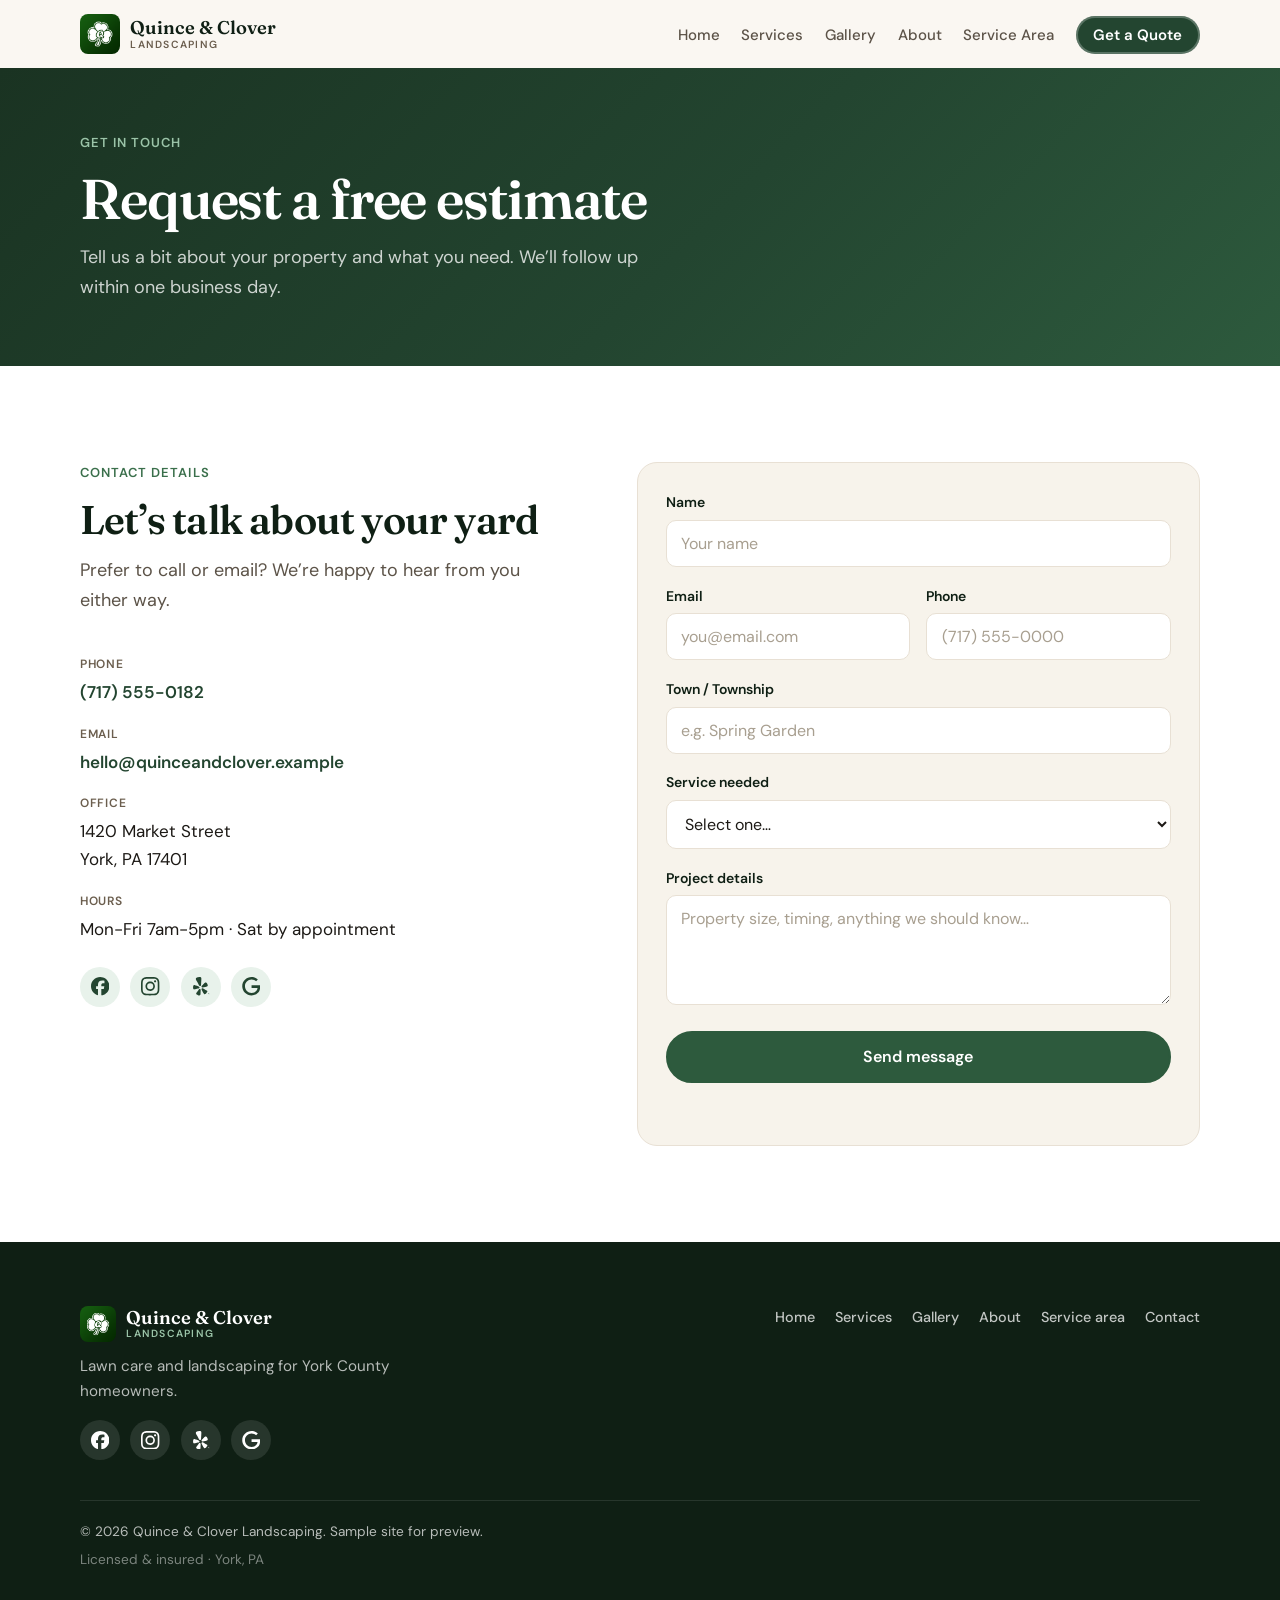
<file: contact.html>
<!DOCTYPE html>
<html lang="en">
<head>
  <meta charset="UTF-8">
  <meta name="viewport" content="width=device-width, initial-scale=1.0">
  <meta name="description" content="Request a free landscaping estimate from Quince &amp; Clover Landscaping in York, PA.">
  <title>Contact | Quince &amp; Clover Landscaping</title>
  <link rel="preconnect" href="https://fonts.googleapis.com">
  <link rel="preconnect" href="https://fonts.gstatic.com" crossorigin>
  <link href="https://fonts.googleapis.com/css2?family=DM+Sans:ital,opsz,wght@0,9..40,400;0,9..40,500;0,9..40,600;0,9..40,700;1,9..40,400&family=Fraunces:opsz,wght@9..144,500;9..144,600;9..144,700&display=swap" rel="stylesheet">
  <link rel="stylesheet" href="styles.css">
  <script>document.documentElement.classList.add("js");</script>
</head>
<body>
  <a class="skip-link" href="#main">Skip to content</a>
  <header class="site-header">
    <nav class="nav" aria-label="Primary">
      <a class="logo" href="index.html">
        <img class="logo-mark" src="images/Logo.png" alt="" width="40" height="40">
        <span class="logo-text">Quince &amp; Clover<span class="logo-sub">Landscaping</span></span>
      </a>
      <button class="nav-toggle" type="button" aria-expanded="false" aria-controls="nav-menu" aria-label="Open menu">
        <span class="nav-toggle-bar"></span>
        <span class="nav-toggle-bar"></span>
        <span class="nav-toggle-bar"></span>
      </button>
      <ul class="nav-menu" id="nav-menu">
        <li><a href="index.html">Home</a></li>
        <li><a href="services.html">Services</a></li>
        <li><a href="gallery.html">Gallery</a></li>
        <li><a href="about.html">About</a></li>
        <li><a href="service-area.html">Service Area</a></li>
        <li><a href="contact.html" class="nav-cta" aria-current="page">Get a Quote</a></li>
      </ul>
    </nav>
  </header>
  <main id="main">
    <header class="page-header">
      <div class="container">
        <p class="eyebrow">Get in touch</p>
        <h1>Request a free estimate</h1>
        <p class="section-lead">Tell us a bit about your property and what you need. We’ll follow up within one business day.</p>
      </div>
    </header>

    <section class="section contact" aria-labelledby="contact-heading">
      <div class="container contact-grid">
        <div class="contact-info">
          <p class="eyebrow">Contact details</p>
          <h2 id="contact-heading">Let’s talk about your yard</h2>
          <p class="section-lead">Prefer to call or email? We’re happy to hear from you either way.</p>
          <ul class="contact-details">
            <li>
              <span class="contact-label">Phone</span>
              <a href="tel:+17175550182">(717) 555-0182</a>
            </li>
            <li>
              <span class="contact-label">Email</span>
              <a href="mailto:hello@quinceandclover.example">hello@quinceandclover.example</a>
            </li>
            <li>
              <span class="contact-label">Office</span>
              <address>1420 Market Street<br>York, PA 17401</address>
            </li>
            <li>
              <span class="contact-label">Hours</span>
              <span>Mon-Fri 7am-5pm · Sat by appointment</span>
            </li>
          </ul>

          <div class="social-links" aria-label="Social media">
            <a class="social-link" href="https://www.facebook.com/" target="_blank" rel="noopener noreferrer" aria-label="Facebook"><svg viewBox="0 0 24 24" width="20" height="20" aria-hidden="true" focusable="false" xmlns="http://www.w3.org/2000/svg"><path fill="currentColor" d="M9.101 23.691v-7.98H6.627v-3.667h2.474v-1.58c0-4.085 1.848-5.978 5.858-5.978.401 0 .955.042 1.468.103a8.68 8.68 0 0 1 1.141.195v3.325a8.623 8.623 0 0 0-.653-.036 26.805 26.805 0 0 0-.733-.009c-.707 0-1.259.096-1.675.309a1.686 1.686 0 0 0-.679.622c-.258.42-.374.995-.374 1.752v1.297h3.919l-.386 2.103-.287 1.564h-3.246v8.245C19.396 23.238 24 18.179 24 12.044c0-6.627-5.373-12-12-12s-12 5.373-12 12c0 5.628 3.874 10.35 9.101 11.647Z"/></svg></a>
            <a class="social-link" href="https://www.instagram.com/" target="_blank" rel="noopener noreferrer" aria-label="Instagram"><svg viewBox="0 0 24 24" width="20" height="20" aria-hidden="true" focusable="false" xmlns="http://www.w3.org/2000/svg"><path fill="currentColor" d="M7.0301.084c-1.2768.0602-2.1487.264-2.911.5634-.7888.3075-1.4575.72-2.1228 1.3877-.6652.6677-1.075 1.3368-1.3802 2.127-.2954.7638-.4956 1.6365-.552 2.914-.0564 1.2775-.0689 1.6882-.0626 4.947.0062 3.2586.0206 3.6671.0825 4.9473.061 1.2765.264 2.1482.5635 2.9107.308.7889.72 1.4573 1.388 2.1228.6679.6655 1.3365 1.0743 2.1285 1.38.7632.295 1.6361.4961 2.9134.552 1.2773.056 1.6884.069 4.9462.0627 3.2578-.0062 3.668-.0207 4.9478-.0814 1.28-.0607 2.147-.2652 2.9098-.5633.7889-.3086 1.4578-.72 2.1228-1.3881.665-.6682 1.0745-1.3378 1.3795-2.1284.2957-.7632.4966-1.636.552-2.9124.056-1.2809.0692-1.6898.063-4.948-.0063-3.2583-.021-3.6668-.0817-4.9465-.0607-1.2797-.264-2.1487-.5633-2.9117-.3084-.7889-.72-1.4568-1.3876-2.1228C21.2982 1.33 20.628.9208 19.8378.6165 19.074.321 18.2017.1197 16.9244.0645 15.6471.0093 15.236-.005 11.977.0014 8.718.0076 8.31.0215 7.0301.0839m.1402 21.6932c-1.17-.0509-1.8053-.2453-2.2287-.408-.5606-.216-.96-.4771-1.3819-.895-.422-.4178-.6811-.8186-.9-1.378-.1644-.4234-.3624-1.058-.4171-2.228-.0595-1.2645-.072-1.6442-.079-4.848-.007-3.2037.0053-3.583.0607-4.848.05-1.169.2456-1.805.408-2.2282.216-.5613.4762-.96.895-1.3816.4188-.4217.8184-.6814 1.3783-.9003.423-.1651 1.0575-.3614 2.227-.4171 1.2655-.06 1.6447-.072 4.848-.079 3.2033-.007 3.5835.005 4.8495.0608 1.169.0508 1.8053.2445 2.228.408.5608.216.96.4754 1.3816.895.4217.4194.6816.8176.9005 1.3787.1653.4217.3617 1.056.4169 2.2263.0602 1.2655.0739 1.645.0796 4.848.0058 3.203-.0055 3.5834-.061 4.848-.051 1.17-.245 1.8055-.408 2.2294-.216.5604-.4763.96-.8954 1.3814-.419.4215-.8181.6811-1.3783.9-.4224.1649-1.0577.3617-2.2262.4174-1.2656.0595-1.6448.072-4.8493.079-3.2045.007-3.5825-.006-4.848-.0608M16.953 5.5864A1.44 1.44 0 1 0 18.39 4.144a1.44 1.44 0 0 0-1.437 1.4424M5.8385 12.012c.0067 3.4032 2.7706 6.1557 6.173 6.1493 3.4026-.0065 6.157-2.7701 6.1506-6.1733-.0065-3.4032-2.771-6.1565-6.174-6.1498-3.403.0067-6.156 2.771-6.1496 6.1738M8 12.0077a4 4 0 1 1 4.008 3.9921A3.9996 3.9996 0 0 1 8 12.0077"/></svg></a>
            <a class="social-link" href="https://www.yelp.com/" target="_blank" rel="noopener noreferrer" aria-label="Yelp"><svg viewBox="0 0 24 24" width="20" height="20" aria-hidden="true" focusable="false" xmlns="http://www.w3.org/2000/svg"><path fill="currentColor" d="m7.6885 15.1415-3.6715.8483c-.3769.0871-.755.183-1.1452.155-.2611-.0188-.5122-.0414-.7606-.213a1.179 1.179 0 0 1-.331-.3594c-.3486-.5519-.3656-1.3661-.3697-2.0004a6.2874 6.2874 0 0 1 .3314-2.0642 1.857 1.857 0 0 1 .1073-.2474 2.3426 2.3426 0 0 1 .1255-.2165 2.4572 2.4572 0 0 1 .1563-.1975 1.1736 1.1736 0 0 1 .399-.2831 1.082 1.082 0 0 1 .4592-.0837c.2355.0016.5139.052.91.1734.0555.0191.1237.0382.1856.0572.3277.1013.7048.2404 1.1499.3987.6863.2404 1.3663.487 2.0463.7397l1.2117.4423c.2217.0807.4363.18.6412.297.174.0984.3273.2298.4512.387a1.217 1.217 0 0 1 .192.4309 1.2205 1.2205 0 0 1-.872 1.4522c-.0468.0151-.0852.0239-.1085.0293l-1.105.2553-.0031-.001zM18.8208 7.565a1.8506 1.8506 0 0 0-.2042-.1754 2.4082 2.4082 0 0 0-.2077-.1394 2.3607 2.3607 0 0 0-.2269-.109 1.1705 1.1705 0 0 0-.482-.0796 1.0862 1.0862 0 0 0-.4498.1263c-.2107.1048-.4388.2732-.742.5551-.042.0417-.0947.0886-.142.133-.2502.2351-.5286.5252-.8599.863a114.6363 114.6363 0 0 0-1.5166 1.5629l-.8962.9293a4.1897 4.1897 0 0 0-.4466.5483 1.541 1.541 0 0 0-.2364.5459 1.2199 1.2199 0 0 0 .0107.4518l.0046.02a1.218 1.218 0 0 0 1.4184.923 1.162 1.162 0 0 0 .1105-.0213l4.7781-1.104c.3766-.087.7587-.1667 1.097-.3631.2269-.1316.4428-.262.5909-.5252a1.1793 1.1793 0 0 0 .1405-.4683c.0733-.6512-.2668-1.3908-.5403-1.963a6.2792 6.2792 0 0 0-1.2001-1.7103zM8.9703.0754a8.6724 8.6724 0 0 0-.83.1564c-.2754.066-.548.1383-.8146.2236-.868.2844-2.0884.8063-2.295 1.8065-.1165.5655.1595 1.1439.3737 1.66.2595.6254.614 1.1889.9373 1.7777.8543 1.5545 1.7245 3.0993 2.5922 4.6457.259.4617.5416 1.0464 1.043 1.2856a1.058 1.058 0 0 0 .1013.0383c.2248.0851.4699.1016.7041.0471a4.3015 4.3015 0 0 0 .0418-.0097 1.2136 1.2136 0 0 0 .5658-.3397 1.1033 1.1033 0 0 0 .079-.0822c.3463-.435.3454-1.0833.3764-1.6134.1042-1.771.2139-3.5423.3009-5.3142.0332-.6712.1055-1.3333.0655-2.0096-.0328-.5579-.0368-1.1984-.3891-1.6563-.6218-.8073-1.9476-.741-2.8523-.6158zm2.084 15.9505a1.1053 1.1053 0 0 0-1.2306-.4145 1.1398 1.1398 0 0 0-.1526.0633 1.4806 1.4806 0 0 0-.2171.1354c-.1992.1475-.3668.3392-.5196.5315-.0386.049-.074.1143-.12.1562l-.7686 1.0573a113.9168 113.9168 0 0 0-1.2913 1.789c-.278.3895-.5184.7184-.7083 1.0094-.036.0547-.0734.116-.1075.1647-.2277.3522-.3566.6092-.4228.8381a1.0945 1.0945 0 0 0-.046.4721c.0211.1655.0768.3246.1635.467.046.0715.0957.1406.1487.207a2.334 2.334 0 0 0 .1754.1825 1.843 1.843 0 0 0 .2108.1732c.5304.369 1.1112.6342 1.722.8391a6.0958 6.0958 0 0 0 1.5716.3004c.091.0046.1821.0025.2728-.006a2.3878 2.3878 0 0 0 .2506-.0351 2.3862 2.3862 0 0 0 .2447-.071 1.1927 1.1927 0 0 0 .4175-.2658c.1127-.113.1994-.249.2541-.3989.0889-.2214.1473-.5026.1857-.92.0034-.0593.0118-.1305.0177-.1958.0304-.3463.0443-.7531.0666-1.2315.0375-.7357.067-1.4681.0903-2.2026 0 0 .0495-1.3053.0494-1.306.0113-.3008.002-.6342-.0814-.9336a1.396 1.396 0 0 0-.1756-.4054zm8.6754 2.0439c-.1605-.176-.3878-.3514-.7462-.5682-.0518-.0288-.1124-.0674-.1684-.1009-.2985-.1795-.658-.3684-1.078-.5965a120.7615 120.7615 0 0 0-1.9427-1.042l-1.1515-.6107c-.0597-.0175-.1203-.0607-.1766-.0878-.2212-.1058-.4558-.2045-.6992-.2498a1.4915 1.4915 0 0 0-.2545-.0265 1.1527 1.1527 0 0 0-.1648.01 1.1077 1.1077 0 0 0-.9227.9133 1.4186 1.4186 0 0 0 .0159.439c.0563.3065.1932.6096.3346.875l.615 1.1526c.3422.65.6884 1.2963 1.0435 1.9406.229.4202.4196.7799.5982 1.078.0338.056.0721.1163.1011.1682.2173.3584.392.584.569.7458.1146.1107.252.195.4026.247.1583.0525.326.071.4919.0546a2.368 2.368 0 0 0 .251-.0435c.0817-.022.1622-.048.241-.0784a1.863 1.863 0 0 0 .2475-.1143 6.1018 6.1018 0 0 0 1.2818-.9597c.4596-.4522.8659-.9454 1.182-1.51.044-.08.0819-.163.1138-.2483a2.49 2.49 0 0 0 .0773-.2411c.0186-.083.033-.1669.0429-.2513a1.188 1.188 0 0 0-.0565-.491 1.0933 1.0933 0 0 0-.248-.4041zm2.86 3.742a.8523.8523 0 0 1-.111.4236c-.074.132-.178.2377-.3115.3172a.8428.8428 0 0 1-.4385.119.847.847 0 0 1-.4373-.1179.8526.8526 0 0 1-.3125-.3171.8548.8548 0 0 1-.111-.4248c0-.1526.038-.2958.1143-.4294a.8405.8405 0 0 1 .315-.3159.849.849 0 0 1 .4315-.1156.8514.8514 0 0 1 .4294.1144.84.84 0 0 1 .316.3148.8494.8494 0 0 1 .1156.4317zm-.1202 0c0-.1328-.0332-.256-.0996-.3698s-.1564-.2038-.2702-.2702a.7125.7125 0 0 0-.371-.1007.7204.7204 0 0 0-.3698.0996.7487.7487 0 0 0-.2713.2702.7181.7181 0 0 0-.0996.3709c0 .132.0332.2557.0996.371a.7355.7355 0 0 0 .2713.2713.7354.7354 0 0 0 .3698.0985.7205.7205 0 0 0 .3698-.0996.7423.7423 0 0 0 .2702-.2691.7186.7186 0 0 0 .1008-.3721zm-.577.0584.2724.4522h-.1922l-.237-.4052h-.1546v.4052h-.1695v-1.02h.2988c.1268 0 .2195.0247.2783.0744.0595.0496.0892.1252.0892.2267a.2785.2785 0 0 1-.0492.1625c-.032.0466-.0775.0813-.1362.1042zm-.0412-.1408a.1532.1532 0 0 0 .056-.1214c0-.0573-.0164-.0981-.0491-.1225-.0329-.0251-.0847-.0377-.1557-.0377h-.1214v.3285h.1237c.061 0 .1098-.0157.1465-.047z"/></svg></a>
            <a class="social-link" href="https://www.google.com/maps" target="_blank" rel="noopener noreferrer" aria-label="Google"><svg viewBox="0 0 24 24" width="20" height="20" aria-hidden="true" focusable="false" xmlns="http://www.w3.org/2000/svg"><path fill="currentColor" d="M12.48 10.92v3.28h7.84c-.24 1.84-.853 3.187-1.787 4.133-1.147 1.147-2.933 2.4-6.053 2.4-4.827 0-8.6-3.893-8.6-8.72s3.773-8.72 8.6-8.72c2.6 0 4.507 1.027 5.907 2.347l2.307-2.307C18.747 1.44 16.133 0 12.48 0 5.867 0 .307 5.387.307 12s5.56 12 12.173 12c3.573 0 6.267-1.173 8.373-3.36 2.16-2.16 2.84-5.213 2.84-7.667 0-.76-.053-1.467-.173-2.053H12.48z"/></svg></a>
          </div>
        </div>
        <form class="contact-form" id="contact-form" novalidate>
          <div class="form-row">
            <label for="name">Name</label>
            <input type="text" id="name" name="name" autocomplete="name" required placeholder="Your name">
          </div>
          <div class="form-row two-col">
            <div>
              <label for="email">Email</label>
              <input type="email" id="email" name="email" autocomplete="email" required placeholder="you@email.com">
            </div>
            <div>
              <label for="phone">Phone</label>
              <input type="tel" id="phone" name="phone" autocomplete="tel" placeholder="(717) 555-0000">
            </div>
          </div>
          <div class="form-row">
            <label for="town">Town / Township</label>
            <input type="text" id="town" name="town" placeholder="e.g. Spring Garden">
          </div>
          <div class="form-row">
            <label for="service">Service needed</label>
            <select id="service" name="service">
              <option value="">Select one…</option>
              <option>Lawn care</option>
              <option>Landscape design</option>
              <option>Mulch &amp; beds</option>
              <option>Seasonal cleanup</option>
              <option>Light hardscaping</option>
              <option>Shrub &amp; tree care</option>
              <option>Not sure / multiple</option>
            </select>
          </div>
          <div class="form-row">
            <label for="message">Project details</label>
            <textarea id="message" name="message" rows="4" placeholder="Property size, timing, anything we should know…"></textarea>
          </div>
          <button type="submit" class="btn btn-primary btn-block">Send message</button>
          <p class="form-note" id="form-status" role="status" aria-live="polite"></p>
        </form>
      </div>
    </section>
  </main>
  <footer class="site-footer">
    <div class="container footer-grid">
      <div class="footer-brand">
        <a class="logo logo--footer" href="index.html">
          <img class="logo-mark" src="images/Logo.png" alt="" width="40" height="40">
          <span class="logo-text">Quince &amp; Clover<span class="logo-sub">Landscaping</span></span>
        </a>
        <p>Lawn care and landscaping for York County homeowners.</p>
          <div class="social-links social-links--footer" aria-label="Social media">
            <a class="social-link" href="https://www.facebook.com/" target="_blank" rel="noopener noreferrer" aria-label="Facebook"><svg viewBox="0 0 24 24" width="20" height="20" aria-hidden="true" focusable="false" xmlns="http://www.w3.org/2000/svg"><path fill="currentColor" d="M9.101 23.691v-7.98H6.627v-3.667h2.474v-1.58c0-4.085 1.848-5.978 5.858-5.978.401 0 .955.042 1.468.103a8.68 8.68 0 0 1 1.141.195v3.325a8.623 8.623 0 0 0-.653-.036 26.805 26.805 0 0 0-.733-.009c-.707 0-1.259.096-1.675.309a1.686 1.686 0 0 0-.679.622c-.258.42-.374.995-.374 1.752v1.297h3.919l-.386 2.103-.287 1.564h-3.246v8.245C19.396 23.238 24 18.179 24 12.044c0-6.627-5.373-12-12-12s-12 5.373-12 12c0 5.628 3.874 10.35 9.101 11.647Z"/></svg></a>
            <a class="social-link" href="https://www.instagram.com/" target="_blank" rel="noopener noreferrer" aria-label="Instagram"><svg viewBox="0 0 24 24" width="20" height="20" aria-hidden="true" focusable="false" xmlns="http://www.w3.org/2000/svg"><path fill="currentColor" d="M7.0301.084c-1.2768.0602-2.1487.264-2.911.5634-.7888.3075-1.4575.72-2.1228 1.3877-.6652.6677-1.075 1.3368-1.3802 2.127-.2954.7638-.4956 1.6365-.552 2.914-.0564 1.2775-.0689 1.6882-.0626 4.947.0062 3.2586.0206 3.6671.0825 4.9473.061 1.2765.264 2.1482.5635 2.9107.308.7889.72 1.4573 1.388 2.1228.6679.6655 1.3365 1.0743 2.1285 1.38.7632.295 1.6361.4961 2.9134.552 1.2773.056 1.6884.069 4.9462.0627 3.2578-.0062 3.668-.0207 4.9478-.0814 1.28-.0607 2.147-.2652 2.9098-.5633.7889-.3086 1.4578-.72 2.1228-1.3881.665-.6682 1.0745-1.3378 1.3795-2.1284.2957-.7632.4966-1.636.552-2.9124.056-1.2809.0692-1.6898.063-4.948-.0063-3.2583-.021-3.6668-.0817-4.9465-.0607-1.2797-.264-2.1487-.5633-2.9117-.3084-.7889-.72-1.4568-1.3876-2.1228C21.2982 1.33 20.628.9208 19.8378.6165 19.074.321 18.2017.1197 16.9244.0645 15.6471.0093 15.236-.005 11.977.0014 8.718.0076 8.31.0215 7.0301.0839m.1402 21.6932c-1.17-.0509-1.8053-.2453-2.2287-.408-.5606-.216-.96-.4771-1.3819-.895-.422-.4178-.6811-.8186-.9-1.378-.1644-.4234-.3624-1.058-.4171-2.228-.0595-1.2645-.072-1.6442-.079-4.848-.007-3.2037.0053-3.583.0607-4.848.05-1.169.2456-1.805.408-2.2282.216-.5613.4762-.96.895-1.3816.4188-.4217.8184-.6814 1.3783-.9003.423-.1651 1.0575-.3614 2.227-.4171 1.2655-.06 1.6447-.072 4.848-.079 3.2033-.007 3.5835.005 4.8495.0608 1.169.0508 1.8053.2445 2.228.408.5608.216.96.4754 1.3816.895.4217.4194.6816.8176.9005 1.3787.1653.4217.3617 1.056.4169 2.2263.0602 1.2655.0739 1.645.0796 4.848.0058 3.203-.0055 3.5834-.061 4.848-.051 1.17-.245 1.8055-.408 2.2294-.216.5604-.4763.96-.8954 1.3814-.419.4215-.8181.6811-1.3783.9-.4224.1649-1.0577.3617-2.2262.4174-1.2656.0595-1.6448.072-4.8493.079-3.2045.007-3.5825-.006-4.848-.0608M16.953 5.5864A1.44 1.44 0 1 0 18.39 4.144a1.44 1.44 0 0 0-1.437 1.4424M5.8385 12.012c.0067 3.4032 2.7706 6.1557 6.173 6.1493 3.4026-.0065 6.157-2.7701 6.1506-6.1733-.0065-3.4032-2.771-6.1565-6.174-6.1498-3.403.0067-6.156 2.771-6.1496 6.1738M8 12.0077a4 4 0 1 1 4.008 3.9921A3.9996 3.9996 0 0 1 8 12.0077"/></svg></a>
            <a class="social-link" href="https://www.yelp.com/" target="_blank" rel="noopener noreferrer" aria-label="Yelp"><svg viewBox="0 0 24 24" width="20" height="20" aria-hidden="true" focusable="false" xmlns="http://www.w3.org/2000/svg"><path fill="currentColor" d="m7.6885 15.1415-3.6715.8483c-.3769.0871-.755.183-1.1452.155-.2611-.0188-.5122-.0414-.7606-.213a1.179 1.179 0 0 1-.331-.3594c-.3486-.5519-.3656-1.3661-.3697-2.0004a6.2874 6.2874 0 0 1 .3314-2.0642 1.857 1.857 0 0 1 .1073-.2474 2.3426 2.3426 0 0 1 .1255-.2165 2.4572 2.4572 0 0 1 .1563-.1975 1.1736 1.1736 0 0 1 .399-.2831 1.082 1.082 0 0 1 .4592-.0837c.2355.0016.5139.052.91.1734.0555.0191.1237.0382.1856.0572.3277.1013.7048.2404 1.1499.3987.6863.2404 1.3663.487 2.0463.7397l1.2117.4423c.2217.0807.4363.18.6412.297.174.0984.3273.2298.4512.387a1.217 1.217 0 0 1 .192.4309 1.2205 1.2205 0 0 1-.872 1.4522c-.0468.0151-.0852.0239-.1085.0293l-1.105.2553-.0031-.001zM18.8208 7.565a1.8506 1.8506 0 0 0-.2042-.1754 2.4082 2.4082 0 0 0-.2077-.1394 2.3607 2.3607 0 0 0-.2269-.109 1.1705 1.1705 0 0 0-.482-.0796 1.0862 1.0862 0 0 0-.4498.1263c-.2107.1048-.4388.2732-.742.5551-.042.0417-.0947.0886-.142.133-.2502.2351-.5286.5252-.8599.863a114.6363 114.6363 0 0 0-1.5166 1.5629l-.8962.9293a4.1897 4.1897 0 0 0-.4466.5483 1.541 1.541 0 0 0-.2364.5459 1.2199 1.2199 0 0 0 .0107.4518l.0046.02a1.218 1.218 0 0 0 1.4184.923 1.162 1.162 0 0 0 .1105-.0213l4.7781-1.104c.3766-.087.7587-.1667 1.097-.3631.2269-.1316.4428-.262.5909-.5252a1.1793 1.1793 0 0 0 .1405-.4683c.0733-.6512-.2668-1.3908-.5403-1.963a6.2792 6.2792 0 0 0-1.2001-1.7103zM8.9703.0754a8.6724 8.6724 0 0 0-.83.1564c-.2754.066-.548.1383-.8146.2236-.868.2844-2.0884.8063-2.295 1.8065-.1165.5655.1595 1.1439.3737 1.66.2595.6254.614 1.1889.9373 1.7777.8543 1.5545 1.7245 3.0993 2.5922 4.6457.259.4617.5416 1.0464 1.043 1.2856a1.058 1.058 0 0 0 .1013.0383c.2248.0851.4699.1016.7041.0471a4.3015 4.3015 0 0 0 .0418-.0097 1.2136 1.2136 0 0 0 .5658-.3397 1.1033 1.1033 0 0 0 .079-.0822c.3463-.435.3454-1.0833.3764-1.6134.1042-1.771.2139-3.5423.3009-5.3142.0332-.6712.1055-1.3333.0655-2.0096-.0328-.5579-.0368-1.1984-.3891-1.6563-.6218-.8073-1.9476-.741-2.8523-.6158zm2.084 15.9505a1.1053 1.1053 0 0 0-1.2306-.4145 1.1398 1.1398 0 0 0-.1526.0633 1.4806 1.4806 0 0 0-.2171.1354c-.1992.1475-.3668.3392-.5196.5315-.0386.049-.074.1143-.12.1562l-.7686 1.0573a113.9168 113.9168 0 0 0-1.2913 1.789c-.278.3895-.5184.7184-.7083 1.0094-.036.0547-.0734.116-.1075.1647-.2277.3522-.3566.6092-.4228.8381a1.0945 1.0945 0 0 0-.046.4721c.0211.1655.0768.3246.1635.467.046.0715.0957.1406.1487.207a2.334 2.334 0 0 0 .1754.1825 1.843 1.843 0 0 0 .2108.1732c.5304.369 1.1112.6342 1.722.8391a6.0958 6.0958 0 0 0 1.5716.3004c.091.0046.1821.0025.2728-.006a2.3878 2.3878 0 0 0 .2506-.0351 2.3862 2.3862 0 0 0 .2447-.071 1.1927 1.1927 0 0 0 .4175-.2658c.1127-.113.1994-.249.2541-.3989.0889-.2214.1473-.5026.1857-.92.0034-.0593.0118-.1305.0177-.1958.0304-.3463.0443-.7531.0666-1.2315.0375-.7357.067-1.4681.0903-2.2026 0 0 .0495-1.3053.0494-1.306.0113-.3008.002-.6342-.0814-.9336a1.396 1.396 0 0 0-.1756-.4054zm8.6754 2.0439c-.1605-.176-.3878-.3514-.7462-.5682-.0518-.0288-.1124-.0674-.1684-.1009-.2985-.1795-.658-.3684-1.078-.5965a120.7615 120.7615 0 0 0-1.9427-1.042l-1.1515-.6107c-.0597-.0175-.1203-.0607-.1766-.0878-.2212-.1058-.4558-.2045-.6992-.2498a1.4915 1.4915 0 0 0-.2545-.0265 1.1527 1.1527 0 0 0-.1648.01 1.1077 1.1077 0 0 0-.9227.9133 1.4186 1.4186 0 0 0 .0159.439c.0563.3065.1932.6096.3346.875l.615 1.1526c.3422.65.6884 1.2963 1.0435 1.9406.229.4202.4196.7799.5982 1.078.0338.056.0721.1163.1011.1682.2173.3584.392.584.569.7458.1146.1107.252.195.4026.247.1583.0525.326.071.4919.0546a2.368 2.368 0 0 0 .251-.0435c.0817-.022.1622-.048.241-.0784a1.863 1.863 0 0 0 .2475-.1143 6.1018 6.1018 0 0 0 1.2818-.9597c.4596-.4522.8659-.9454 1.182-1.51.044-.08.0819-.163.1138-.2483a2.49 2.49 0 0 0 .0773-.2411c.0186-.083.033-.1669.0429-.2513a1.188 1.188 0 0 0-.0565-.491 1.0933 1.0933 0 0 0-.248-.4041zm2.86 3.742a.8523.8523 0 0 1-.111.4236c-.074.132-.178.2377-.3115.3172a.8428.8428 0 0 1-.4385.119.847.847 0 0 1-.4373-.1179.8526.8526 0 0 1-.3125-.3171.8548.8548 0 0 1-.111-.4248c0-.1526.038-.2958.1143-.4294a.8405.8405 0 0 1 .315-.3159.849.849 0 0 1 .4315-.1156.8514.8514 0 0 1 .4294.1144.84.84 0 0 1 .316.3148.8494.8494 0 0 1 .1156.4317zm-.1202 0c0-.1328-.0332-.256-.0996-.3698s-.1564-.2038-.2702-.2702a.7125.7125 0 0 0-.371-.1007.7204.7204 0 0 0-.3698.0996.7487.7487 0 0 0-.2713.2702.7181.7181 0 0 0-.0996.3709c0 .132.0332.2557.0996.371a.7355.7355 0 0 0 .2713.2713.7354.7354 0 0 0 .3698.0985.7205.7205 0 0 0 .3698-.0996.7423.7423 0 0 0 .2702-.2691.7186.7186 0 0 0 .1008-.3721zm-.577.0584.2724.4522h-.1922l-.237-.4052h-.1546v.4052h-.1695v-1.02h.2988c.1268 0 .2195.0247.2783.0744.0595.0496.0892.1252.0892.2267a.2785.2785 0 0 1-.0492.1625c-.032.0466-.0775.0813-.1362.1042zm-.0412-.1408a.1532.1532 0 0 0 .056-.1214c0-.0573-.0164-.0981-.0491-.1225-.0329-.0251-.0847-.0377-.1557-.0377h-.1214v.3285h.1237c.061 0 .1098-.0157.1465-.047z"/></svg></a>
            <a class="social-link" href="https://www.google.com/maps" target="_blank" rel="noopener noreferrer" aria-label="Google"><svg viewBox="0 0 24 24" width="20" height="20" aria-hidden="true" focusable="false" xmlns="http://www.w3.org/2000/svg"><path fill="currentColor" d="M12.48 10.92v3.28h7.84c-.24 1.84-.853 3.187-1.787 4.133-1.147 1.147-2.933 2.4-6.053 2.4-4.827 0-8.6-3.893-8.6-8.72s3.773-8.72 8.6-8.72c2.6 0 4.507 1.027 5.907 2.347l2.307-2.307C18.747 1.44 16.133 0 12.48 0 5.867 0 .307 5.387.307 12s5.56 12 12.173 12c3.573 0 6.267-1.173 8.373-3.36 2.16-2.16 2.84-5.213 2.84-7.667 0-.76-.053-1.467-.173-2.053H12.48z"/></svg></a>
          </div>
      </div>
      <nav class="footer-nav" aria-label="Footer">
        <a href="index.html">Home</a>
        <a href="services.html">Services</a>
        <a href="gallery.html">Gallery</a>
        <a href="about.html">About</a>
        <a href="service-area.html">Service area</a>
        <a href="contact.html">Contact</a>
      </nav>
      <div class="footer-meta">
        <p>&copy; <span id="year">2026</span> Quince &amp; Clover Landscaping. Sample site for preview.</p>
        <p class="footer-legal">Licensed &amp; insured · York, PA</p>
      </div>
    </div>
  </footer>

  <script src="script.js" defer></script>
</body>
</html>
</file>
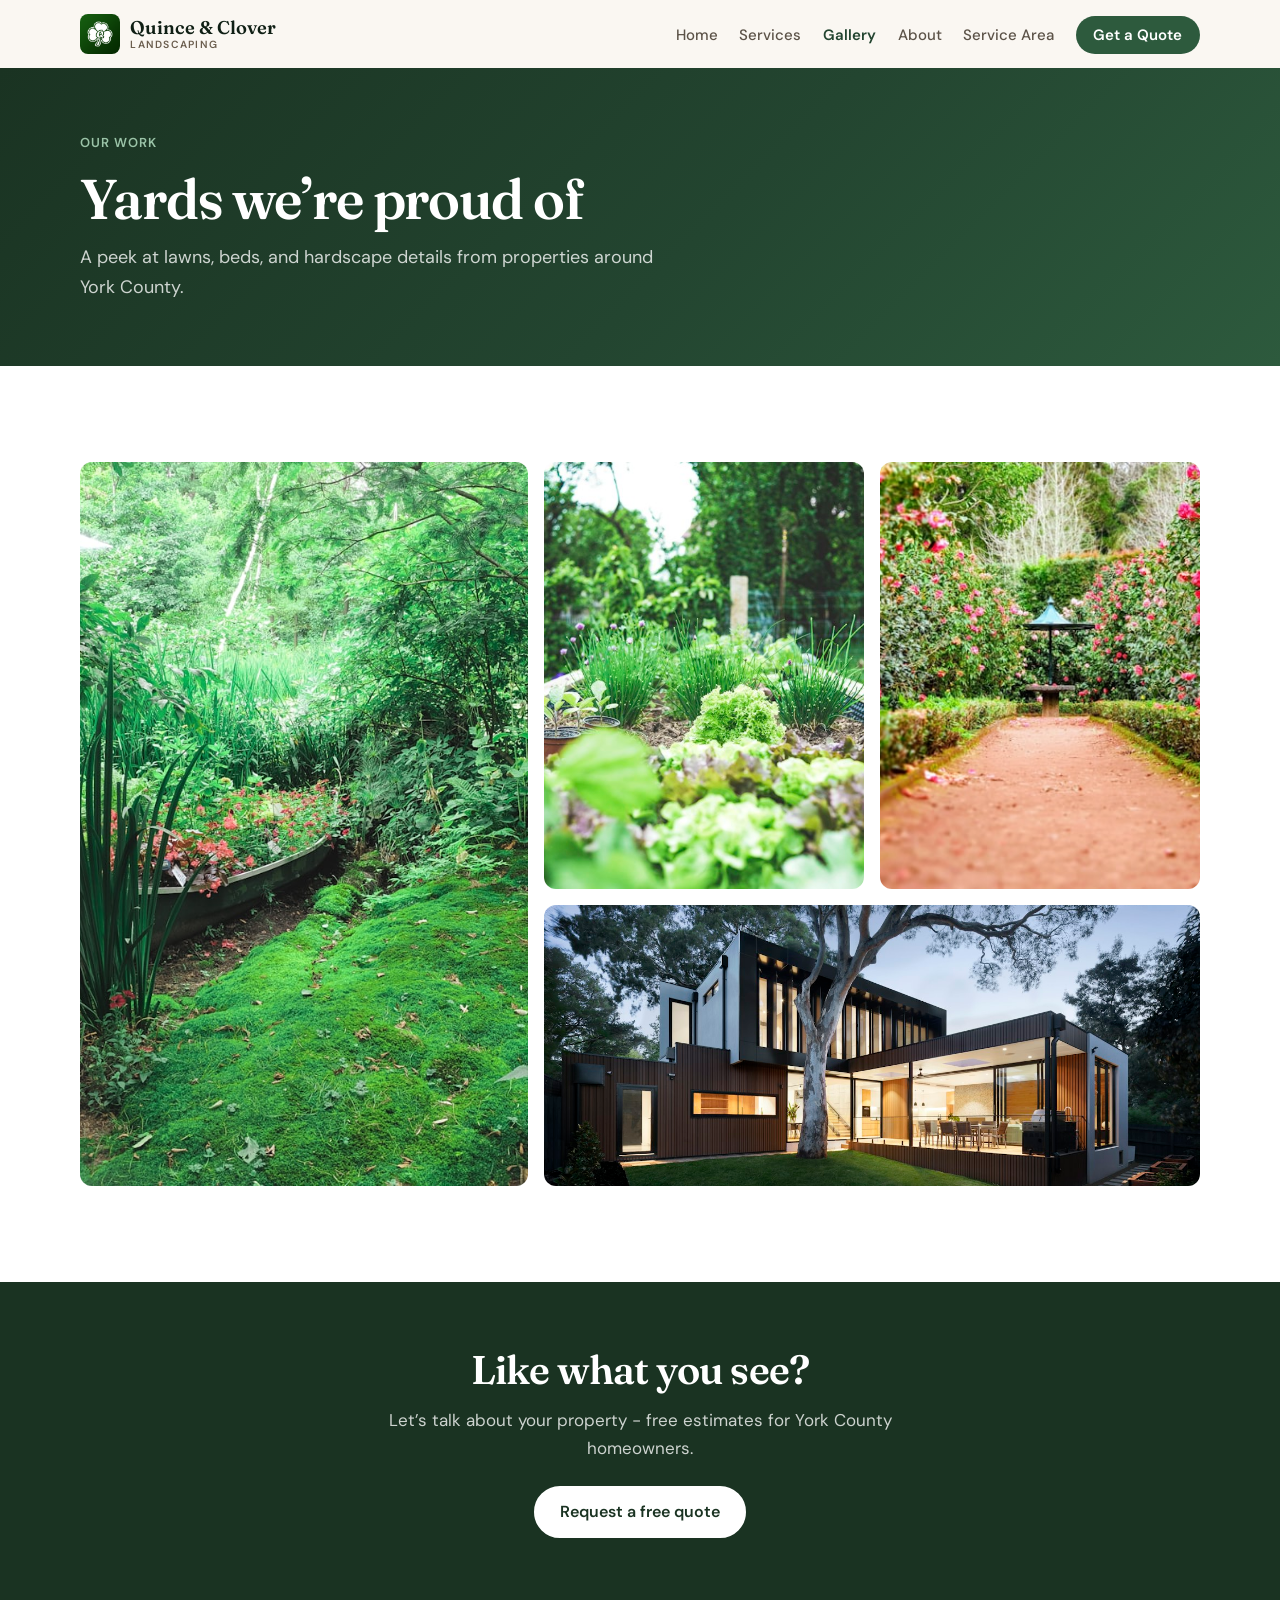
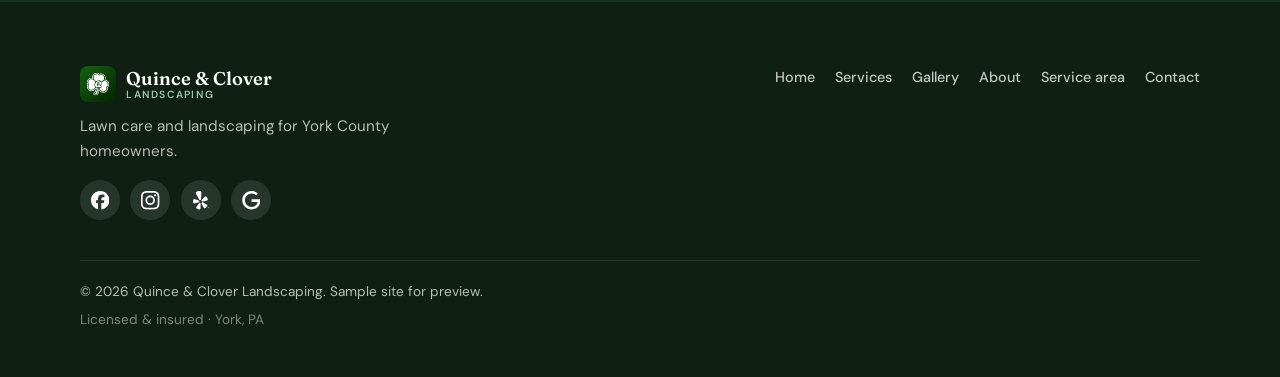
<file: gallery.html>
<!DOCTYPE html>
<html lang="en">
<head>
  <meta charset="UTF-8">
  <meta name="viewport" content="width=device-width, initial-scale=1.0">
  <meta name="description" content="Project gallery - lawns, beds, and hardscape from Quince &amp; Clover Landscaping around York County, PA.">
  <title>Gallery | Quince &amp; Clover Landscaping</title>
  <link rel="preconnect" href="https://fonts.googleapis.com">
  <link rel="preconnect" href="https://fonts.gstatic.com" crossorigin>
  <link href="https://fonts.googleapis.com/css2?family=DM+Sans:ital,opsz,wght@0,9..40,400;0,9..40,500;0,9..40,600;0,9..40,700;1,9..40,400&family=Fraunces:opsz,wght@9..144,500;9..144,600;9..144,700&display=swap" rel="stylesheet">
  <link rel="stylesheet" href="styles.css">
  <script>document.documentElement.classList.add("js");</script>
</head>
<body>
  <a class="skip-link" href="#main">Skip to content</a>
  <header class="site-header">
    <nav class="nav" aria-label="Primary">
      <a class="logo" href="index.html">
        <img class="logo-mark" src="images/Logo.png" alt="" width="40" height="40">
        <span class="logo-text">Quince &amp; Clover<span class="logo-sub">Landscaping</span></span>
      </a>
      <button class="nav-toggle" type="button" aria-expanded="false" aria-controls="nav-menu" aria-label="Open menu">
        <span class="nav-toggle-bar"></span>
        <span class="nav-toggle-bar"></span>
        <span class="nav-toggle-bar"></span>
      </button>
      <ul class="nav-menu" id="nav-menu">
        <li><a href="index.html">Home</a></li>
        <li><a href="services.html">Services</a></li>
        <li><a href="gallery.html" aria-current="page">Gallery</a></li>
        <li><a href="about.html">About</a></li>
        <li><a href="service-area.html">Service Area</a></li>
        <li><a href="contact.html" class="nav-cta">Get a Quote</a></li>
      </ul>
    </nav>
  </header>
  <main id="main">
    <header class="page-header">
      <div class="container">
        <p class="eyebrow">Our work</p>
        <h1>Yards we’re proud of</h1>
        <p class="section-lead">A peek at lawns, beds, and hardscape details from properties around York County.</p>
      </div>
    </header>

    <section class="section gallery" aria-labelledby="gallery-heading">
      <div class="container">
        <h2 id="gallery-heading" class="visually-hidden" style="position:absolute;width:1px;height:1px;padding:0;margin:-1px;overflow:hidden;clip:rect(0,0,0,0);border:0;">Project gallery</h2>
        <div class="gallery-grid">
          <figure class="gallery-item gallery-item--wide">
            <img src="images/gallery-lawn.jpg" alt="Freshly mowed residential lawn" width="1200" height="800" loading="lazy">
          </figure>
          <figure class="gallery-item">
            <img src="images/gallery-beds.jpg" alt="Colorful landscaped garden beds" width="800" height="1000" loading="lazy">
          </figure>
          <figure class="gallery-item">
            <img src="images/gallery-path.jpg" alt="Stone pathway through greenery" width="800" height="1000" loading="lazy">
          </figure>
          <figure class="gallery-item gallery-item--wide">
            <img src="images/gallery-home.jpg" alt="Home exterior with manicured landscaping" width="1200" height="800" loading="lazy">
          </figure>
        </div>
      </div>
    </section>
    <section class="cta-band" aria-labelledby="cta-heading">
      <div class="container">
        <h2 id="cta-heading">Like what you see?</h2>
        <p>Let’s talk about your property - free estimates for York County homeowners.</p>
        <a class="btn btn-primary" href="contact.html">Request a free quote</a>
      </div>
    </section>

  </main>
  <footer class="site-footer">
    <div class="container footer-grid">
      <div class="footer-brand">
        <a class="logo logo--footer" href="index.html">
          <img class="logo-mark" src="images/Logo.png" alt="" width="40" height="40">
          <span class="logo-text">Quince &amp; Clover<span class="logo-sub">Landscaping</span></span>
        </a>
        <p>Lawn care and landscaping for York County homeowners.</p>
          <div class="social-links social-links--footer" aria-label="Social media">
            <a class="social-link" href="https://www.facebook.com/" target="_blank" rel="noopener noreferrer" aria-label="Facebook"><svg viewBox="0 0 24 24" width="20" height="20" aria-hidden="true" focusable="false" xmlns="http://www.w3.org/2000/svg"><path fill="currentColor" d="M9.101 23.691v-7.98H6.627v-3.667h2.474v-1.58c0-4.085 1.848-5.978 5.858-5.978.401 0 .955.042 1.468.103a8.68 8.68 0 0 1 1.141.195v3.325a8.623 8.623 0 0 0-.653-.036 26.805 26.805 0 0 0-.733-.009c-.707 0-1.259.096-1.675.309a1.686 1.686 0 0 0-.679.622c-.258.42-.374.995-.374 1.752v1.297h3.919l-.386 2.103-.287 1.564h-3.246v8.245C19.396 23.238 24 18.179 24 12.044c0-6.627-5.373-12-12-12s-12 5.373-12 12c0 5.628 3.874 10.35 9.101 11.647Z"/></svg></a>
            <a class="social-link" href="https://www.instagram.com/" target="_blank" rel="noopener noreferrer" aria-label="Instagram"><svg viewBox="0 0 24 24" width="20" height="20" aria-hidden="true" focusable="false" xmlns="http://www.w3.org/2000/svg"><path fill="currentColor" d="M7.0301.084c-1.2768.0602-2.1487.264-2.911.5634-.7888.3075-1.4575.72-2.1228 1.3877-.6652.6677-1.075 1.3368-1.3802 2.127-.2954.7638-.4956 1.6365-.552 2.914-.0564 1.2775-.0689 1.6882-.0626 4.947.0062 3.2586.0206 3.6671.0825 4.9473.061 1.2765.264 2.1482.5635 2.9107.308.7889.72 1.4573 1.388 2.1228.6679.6655 1.3365 1.0743 2.1285 1.38.7632.295 1.6361.4961 2.9134.552 1.2773.056 1.6884.069 4.9462.0627 3.2578-.0062 3.668-.0207 4.9478-.0814 1.28-.0607 2.147-.2652 2.9098-.5633.7889-.3086 1.4578-.72 2.1228-1.3881.665-.6682 1.0745-1.3378 1.3795-2.1284.2957-.7632.4966-1.636.552-2.9124.056-1.2809.0692-1.6898.063-4.948-.0063-3.2583-.021-3.6668-.0817-4.9465-.0607-1.2797-.264-2.1487-.5633-2.9117-.3084-.7889-.72-1.4568-1.3876-2.1228C21.2982 1.33 20.628.9208 19.8378.6165 19.074.321 18.2017.1197 16.9244.0645 15.6471.0093 15.236-.005 11.977.0014 8.718.0076 8.31.0215 7.0301.0839m.1402 21.6932c-1.17-.0509-1.8053-.2453-2.2287-.408-.5606-.216-.96-.4771-1.3819-.895-.422-.4178-.6811-.8186-.9-1.378-.1644-.4234-.3624-1.058-.4171-2.228-.0595-1.2645-.072-1.6442-.079-4.848-.007-3.2037.0053-3.583.0607-4.848.05-1.169.2456-1.805.408-2.2282.216-.5613.4762-.96.895-1.3816.4188-.4217.8184-.6814 1.3783-.9003.423-.1651 1.0575-.3614 2.227-.4171 1.2655-.06 1.6447-.072 4.848-.079 3.2033-.007 3.5835.005 4.8495.0608 1.169.0508 1.8053.2445 2.228.408.5608.216.96.4754 1.3816.895.4217.4194.6816.8176.9005 1.3787.1653.4217.3617 1.056.4169 2.2263.0602 1.2655.0739 1.645.0796 4.848.0058 3.203-.0055 3.5834-.061 4.848-.051 1.17-.245 1.8055-.408 2.2294-.216.5604-.4763.96-.8954 1.3814-.419.4215-.8181.6811-1.3783.9-.4224.1649-1.0577.3617-2.2262.4174-1.2656.0595-1.6448.072-4.8493.079-3.2045.007-3.5825-.006-4.848-.0608M16.953 5.5864A1.44 1.44 0 1 0 18.39 4.144a1.44 1.44 0 0 0-1.437 1.4424M5.8385 12.012c.0067 3.4032 2.7706 6.1557 6.173 6.1493 3.4026-.0065 6.157-2.7701 6.1506-6.1733-.0065-3.4032-2.771-6.1565-6.174-6.1498-3.403.0067-6.156 2.771-6.1496 6.1738M8 12.0077a4 4 0 1 1 4.008 3.9921A3.9996 3.9996 0 0 1 8 12.0077"/></svg></a>
            <a class="social-link" href="https://www.yelp.com/" target="_blank" rel="noopener noreferrer" aria-label="Yelp"><svg viewBox="0 0 24 24" width="20" height="20" aria-hidden="true" focusable="false" xmlns="http://www.w3.org/2000/svg"><path fill="currentColor" d="m7.6885 15.1415-3.6715.8483c-.3769.0871-.755.183-1.1452.155-.2611-.0188-.5122-.0414-.7606-.213a1.179 1.179 0 0 1-.331-.3594c-.3486-.5519-.3656-1.3661-.3697-2.0004a6.2874 6.2874 0 0 1 .3314-2.0642 1.857 1.857 0 0 1 .1073-.2474 2.3426 2.3426 0 0 1 .1255-.2165 2.4572 2.4572 0 0 1 .1563-.1975 1.1736 1.1736 0 0 1 .399-.2831 1.082 1.082 0 0 1 .4592-.0837c.2355.0016.5139.052.91.1734.0555.0191.1237.0382.1856.0572.3277.1013.7048.2404 1.1499.3987.6863.2404 1.3663.487 2.0463.7397l1.2117.4423c.2217.0807.4363.18.6412.297.174.0984.3273.2298.4512.387a1.217 1.217 0 0 1 .192.4309 1.2205 1.2205 0 0 1-.872 1.4522c-.0468.0151-.0852.0239-.1085.0293l-1.105.2553-.0031-.001zM18.8208 7.565a1.8506 1.8506 0 0 0-.2042-.1754 2.4082 2.4082 0 0 0-.2077-.1394 2.3607 2.3607 0 0 0-.2269-.109 1.1705 1.1705 0 0 0-.482-.0796 1.0862 1.0862 0 0 0-.4498.1263c-.2107.1048-.4388.2732-.742.5551-.042.0417-.0947.0886-.142.133-.2502.2351-.5286.5252-.8599.863a114.6363 114.6363 0 0 0-1.5166 1.5629l-.8962.9293a4.1897 4.1897 0 0 0-.4466.5483 1.541 1.541 0 0 0-.2364.5459 1.2199 1.2199 0 0 0 .0107.4518l.0046.02a1.218 1.218 0 0 0 1.4184.923 1.162 1.162 0 0 0 .1105-.0213l4.7781-1.104c.3766-.087.7587-.1667 1.097-.3631.2269-.1316.4428-.262.5909-.5252a1.1793 1.1793 0 0 0 .1405-.4683c.0733-.6512-.2668-1.3908-.5403-1.963a6.2792 6.2792 0 0 0-1.2001-1.7103zM8.9703.0754a8.6724 8.6724 0 0 0-.83.1564c-.2754.066-.548.1383-.8146.2236-.868.2844-2.0884.8063-2.295 1.8065-.1165.5655.1595 1.1439.3737 1.66.2595.6254.614 1.1889.9373 1.7777.8543 1.5545 1.7245 3.0993 2.5922 4.6457.259.4617.5416 1.0464 1.043 1.2856a1.058 1.058 0 0 0 .1013.0383c.2248.0851.4699.1016.7041.0471a4.3015 4.3015 0 0 0 .0418-.0097 1.2136 1.2136 0 0 0 .5658-.3397 1.1033 1.1033 0 0 0 .079-.0822c.3463-.435.3454-1.0833.3764-1.6134.1042-1.771.2139-3.5423.3009-5.3142.0332-.6712.1055-1.3333.0655-2.0096-.0328-.5579-.0368-1.1984-.3891-1.6563-.6218-.8073-1.9476-.741-2.8523-.6158zm2.084 15.9505a1.1053 1.1053 0 0 0-1.2306-.4145 1.1398 1.1398 0 0 0-.1526.0633 1.4806 1.4806 0 0 0-.2171.1354c-.1992.1475-.3668.3392-.5196.5315-.0386.049-.074.1143-.12.1562l-.7686 1.0573a113.9168 113.9168 0 0 0-1.2913 1.789c-.278.3895-.5184.7184-.7083 1.0094-.036.0547-.0734.116-.1075.1647-.2277.3522-.3566.6092-.4228.8381a1.0945 1.0945 0 0 0-.046.4721c.0211.1655.0768.3246.1635.467.046.0715.0957.1406.1487.207a2.334 2.334 0 0 0 .1754.1825 1.843 1.843 0 0 0 .2108.1732c.5304.369 1.1112.6342 1.722.8391a6.0958 6.0958 0 0 0 1.5716.3004c.091.0046.1821.0025.2728-.006a2.3878 2.3878 0 0 0 .2506-.0351 2.3862 2.3862 0 0 0 .2447-.071 1.1927 1.1927 0 0 0 .4175-.2658c.1127-.113.1994-.249.2541-.3989.0889-.2214.1473-.5026.1857-.92.0034-.0593.0118-.1305.0177-.1958.0304-.3463.0443-.7531.0666-1.2315.0375-.7357.067-1.4681.0903-2.2026 0 0 .0495-1.3053.0494-1.306.0113-.3008.002-.6342-.0814-.9336a1.396 1.396 0 0 0-.1756-.4054zm8.6754 2.0439c-.1605-.176-.3878-.3514-.7462-.5682-.0518-.0288-.1124-.0674-.1684-.1009-.2985-.1795-.658-.3684-1.078-.5965a120.7615 120.7615 0 0 0-1.9427-1.042l-1.1515-.6107c-.0597-.0175-.1203-.0607-.1766-.0878-.2212-.1058-.4558-.2045-.6992-.2498a1.4915 1.4915 0 0 0-.2545-.0265 1.1527 1.1527 0 0 0-.1648.01 1.1077 1.1077 0 0 0-.9227.9133 1.4186 1.4186 0 0 0 .0159.439c.0563.3065.1932.6096.3346.875l.615 1.1526c.3422.65.6884 1.2963 1.0435 1.9406.229.4202.4196.7799.5982 1.078.0338.056.0721.1163.1011.1682.2173.3584.392.584.569.7458.1146.1107.252.195.4026.247.1583.0525.326.071.4919.0546a2.368 2.368 0 0 0 .251-.0435c.0817-.022.1622-.048.241-.0784a1.863 1.863 0 0 0 .2475-.1143 6.1018 6.1018 0 0 0 1.2818-.9597c.4596-.4522.8659-.9454 1.182-1.51.044-.08.0819-.163.1138-.2483a2.49 2.49 0 0 0 .0773-.2411c.0186-.083.033-.1669.0429-.2513a1.188 1.188 0 0 0-.0565-.491 1.0933 1.0933 0 0 0-.248-.4041zm2.86 3.742a.8523.8523 0 0 1-.111.4236c-.074.132-.178.2377-.3115.3172a.8428.8428 0 0 1-.4385.119.847.847 0 0 1-.4373-.1179.8526.8526 0 0 1-.3125-.3171.8548.8548 0 0 1-.111-.4248c0-.1526.038-.2958.1143-.4294a.8405.8405 0 0 1 .315-.3159.849.849 0 0 1 .4315-.1156.8514.8514 0 0 1 .4294.1144.84.84 0 0 1 .316.3148.8494.8494 0 0 1 .1156.4317zm-.1202 0c0-.1328-.0332-.256-.0996-.3698s-.1564-.2038-.2702-.2702a.7125.7125 0 0 0-.371-.1007.7204.7204 0 0 0-.3698.0996.7487.7487 0 0 0-.2713.2702.7181.7181 0 0 0-.0996.3709c0 .132.0332.2557.0996.371a.7355.7355 0 0 0 .2713.2713.7354.7354 0 0 0 .3698.0985.7205.7205 0 0 0 .3698-.0996.7423.7423 0 0 0 .2702-.2691.7186.7186 0 0 0 .1008-.3721zm-.577.0584.2724.4522h-.1922l-.237-.4052h-.1546v.4052h-.1695v-1.02h.2988c.1268 0 .2195.0247.2783.0744.0595.0496.0892.1252.0892.2267a.2785.2785 0 0 1-.0492.1625c-.032.0466-.0775.0813-.1362.1042zm-.0412-.1408a.1532.1532 0 0 0 .056-.1214c0-.0573-.0164-.0981-.0491-.1225-.0329-.0251-.0847-.0377-.1557-.0377h-.1214v.3285h.1237c.061 0 .1098-.0157.1465-.047z"/></svg></a>
            <a class="social-link" href="https://www.google.com/maps" target="_blank" rel="noopener noreferrer" aria-label="Google"><svg viewBox="0 0 24 24" width="20" height="20" aria-hidden="true" focusable="false" xmlns="http://www.w3.org/2000/svg"><path fill="currentColor" d="M12.48 10.92v3.28h7.84c-.24 1.84-.853 3.187-1.787 4.133-1.147 1.147-2.933 2.4-6.053 2.4-4.827 0-8.6-3.893-8.6-8.72s3.773-8.72 8.6-8.72c2.6 0 4.507 1.027 5.907 2.347l2.307-2.307C18.747 1.44 16.133 0 12.48 0 5.867 0 .307 5.387.307 12s5.56 12 12.173 12c3.573 0 6.267-1.173 8.373-3.36 2.16-2.16 2.84-5.213 2.84-7.667 0-.76-.053-1.467-.173-2.053H12.48z"/></svg></a>
          </div>
      </div>
      <nav class="footer-nav" aria-label="Footer">
        <a href="index.html">Home</a>
        <a href="services.html">Services</a>
        <a href="gallery.html">Gallery</a>
        <a href="about.html">About</a>
        <a href="service-area.html">Service area</a>
        <a href="contact.html">Contact</a>
      </nav>
      <div class="footer-meta">
        <p>&copy; <span id="year">2026</span> Quince &amp; Clover Landscaping. Sample site for preview.</p>
        <p class="footer-legal">Licensed &amp; insured · York, PA</p>
      </div>
    </div>
  </footer>

  <script src="script.js" defer></script>
</body>
</html>
</file>
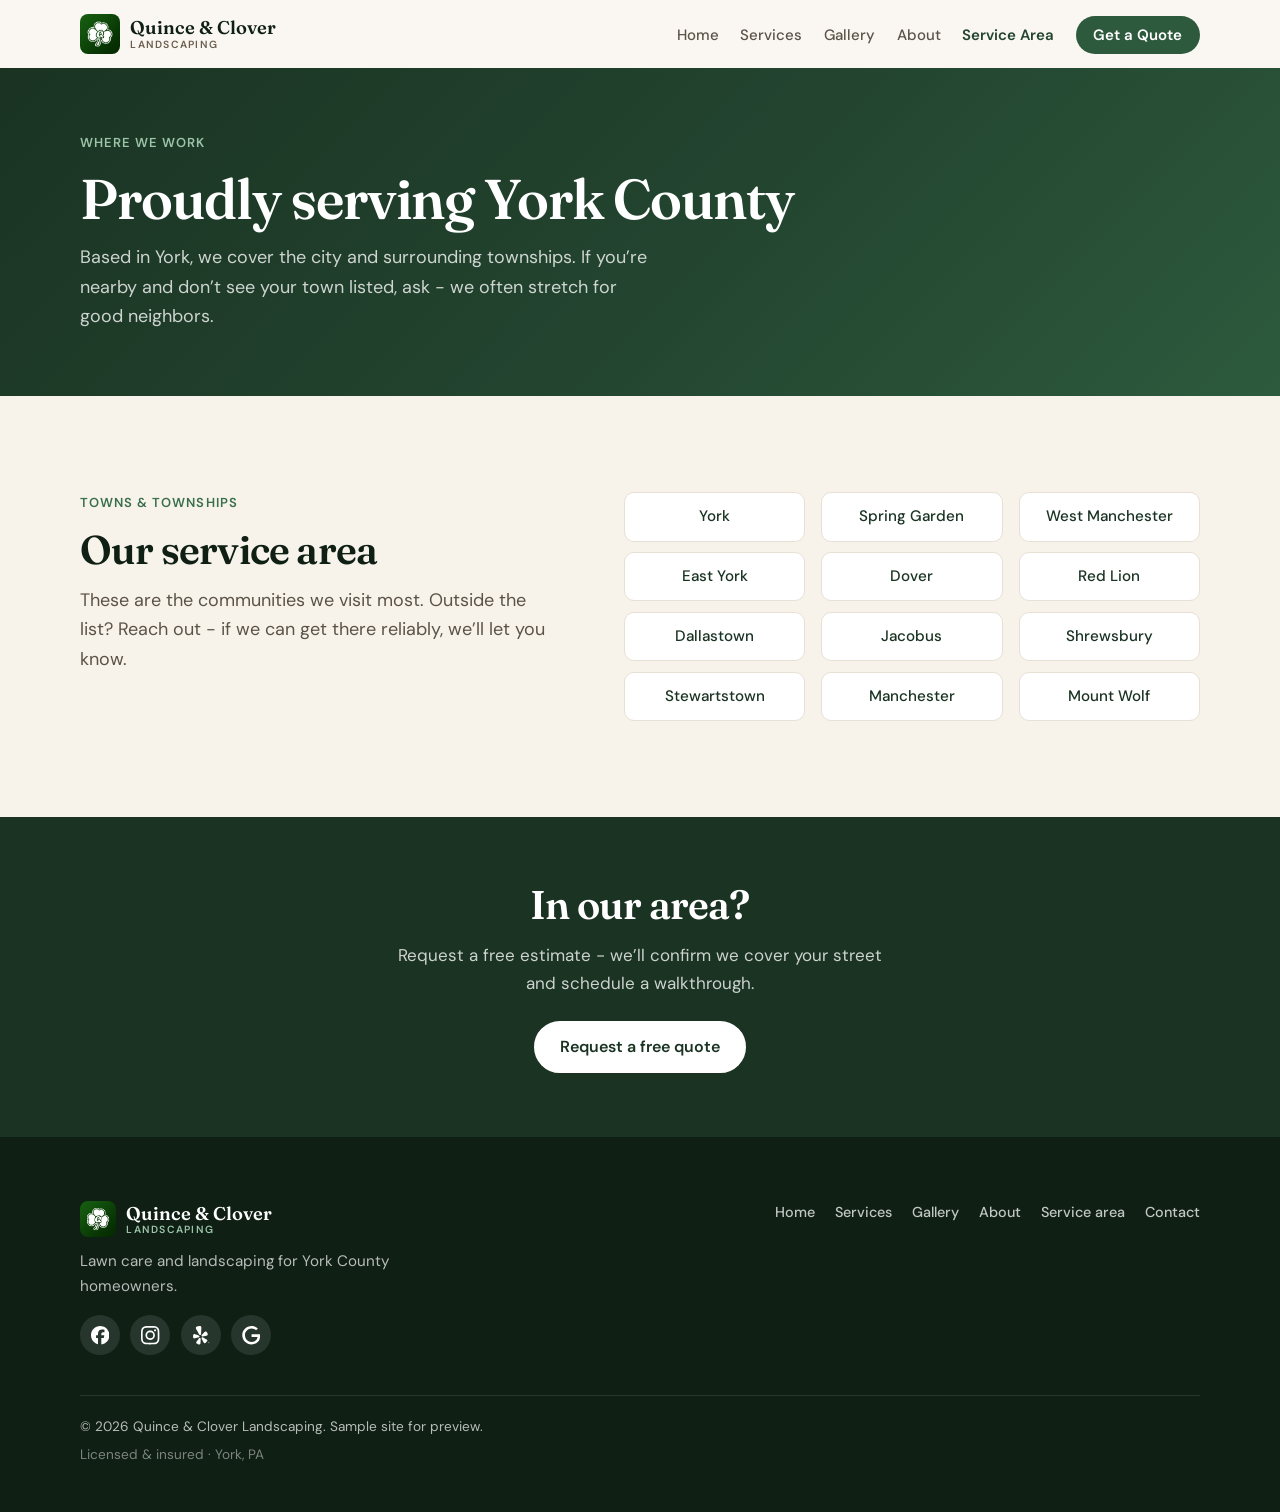
<file: service-area.html>
<!DOCTYPE html>
<html lang="en">
<head>
  <meta charset="UTF-8">
  <meta name="viewport" content="width=device-width, initial-scale=1.0">
  <meta name="description" content="York County towns served by Quince &amp; Clover Landscaping - York, Spring Garden, Red Lion, and more.">
  <title>Service Area | Quince &amp; Clover Landscaping</title>
  <link rel="preconnect" href="https://fonts.googleapis.com">
  <link rel="preconnect" href="https://fonts.gstatic.com" crossorigin>
  <link href="https://fonts.googleapis.com/css2?family=DM+Sans:ital,opsz,wght@0,9..40,400;0,9..40,500;0,9..40,600;0,9..40,700;1,9..40,400&family=Fraunces:opsz,wght@9..144,500;9..144,600;9..144,700&display=swap" rel="stylesheet">
  <link rel="stylesheet" href="styles.css">
  <script>document.documentElement.classList.add("js");</script>
</head>
<body>
  <a class="skip-link" href="#main">Skip to content</a>
  <header class="site-header">
    <nav class="nav" aria-label="Primary">
      <a class="logo" href="index.html">
        <img class="logo-mark" src="images/Logo.png" alt="" width="40" height="40">
        <span class="logo-text">Quince &amp; Clover<span class="logo-sub">Landscaping</span></span>
      </a>
      <button class="nav-toggle" type="button" aria-expanded="false" aria-controls="nav-menu" aria-label="Open menu">
        <span class="nav-toggle-bar"></span>
        <span class="nav-toggle-bar"></span>
        <span class="nav-toggle-bar"></span>
      </button>
      <ul class="nav-menu" id="nav-menu">
        <li><a href="index.html">Home</a></li>
        <li><a href="services.html">Services</a></li>
        <li><a href="gallery.html">Gallery</a></li>
        <li><a href="about.html">About</a></li>
        <li><a href="service-area.html" aria-current="page">Service Area</a></li>
        <li><a href="contact.html" class="nav-cta">Get a Quote</a></li>
      </ul>
    </nav>
  </header>
  <main id="main">
    <header class="page-header">
      <div class="container">
        <p class="eyebrow">Where we work</p>
        <h1>Proudly serving York County</h1>
        <p class="section-lead">Based in York, we cover the city and surrounding townships. If you’re nearby and don’t see your town listed, ask - we often stretch for good neighbors.</p>
      </div>
    </header>

    <section class="section service-area" aria-labelledby="area-heading">
      <div class="container area-inner">
        <div class="area-copy">
          <p class="eyebrow">Towns &amp; townships</p>
          <h2 id="area-heading">Our service area</h2>
          <p class="section-lead">These are the communities we visit most. Outside the list? Reach out - if we can get there reliably, we’ll let you know.</p>
        </div>
        <ul class="town-list">
          <li>York</li>
          <li>Spring Garden</li>
          <li>West Manchester</li>
          <li>East York</li>
          <li>Dover</li>
          <li>Red Lion</li>
          <li>Dallastown</li>
          <li>Jacobus</li>
          <li>Shrewsbury</li>
          <li>Stewartstown</li>
          <li>Manchester</li>
          <li>Mount Wolf</li>
        </ul>
      </div>
    </section>
    <section class="cta-band" aria-labelledby="cta-heading">
      <div class="container">
        <h2 id="cta-heading">In our area?</h2>
        <p>Request a free estimate - we’ll confirm we cover your street and schedule a walkthrough.</p>
        <a class="btn btn-primary" href="contact.html">Request a free quote</a>
      </div>
    </section>

  </main>
  <footer class="site-footer">
    <div class="container footer-grid">
      <div class="footer-brand">
        <a class="logo logo--footer" href="index.html">
          <img class="logo-mark" src="images/Logo.png" alt="" width="40" height="40">
          <span class="logo-text">Quince &amp; Clover<span class="logo-sub">Landscaping</span></span>
        </a>
        <p>Lawn care and landscaping for York County homeowners.</p>
          <div class="social-links social-links--footer" aria-label="Social media">
            <a class="social-link" href="https://www.facebook.com/" target="_blank" rel="noopener noreferrer" aria-label="Facebook"><svg viewBox="0 0 24 24" width="20" height="20" aria-hidden="true" focusable="false" xmlns="http://www.w3.org/2000/svg"><path fill="currentColor" d="M9.101 23.691v-7.98H6.627v-3.667h2.474v-1.58c0-4.085 1.848-5.978 5.858-5.978.401 0 .955.042 1.468.103a8.68 8.68 0 0 1 1.141.195v3.325a8.623 8.623 0 0 0-.653-.036 26.805 26.805 0 0 0-.733-.009c-.707 0-1.259.096-1.675.309a1.686 1.686 0 0 0-.679.622c-.258.42-.374.995-.374 1.752v1.297h3.919l-.386 2.103-.287 1.564h-3.246v8.245C19.396 23.238 24 18.179 24 12.044c0-6.627-5.373-12-12-12s-12 5.373-12 12c0 5.628 3.874 10.35 9.101 11.647Z"/></svg></a>
            <a class="social-link" href="https://www.instagram.com/" target="_blank" rel="noopener noreferrer" aria-label="Instagram"><svg viewBox="0 0 24 24" width="20" height="20" aria-hidden="true" focusable="false" xmlns="http://www.w3.org/2000/svg"><path fill="currentColor" d="M7.0301.084c-1.2768.0602-2.1487.264-2.911.5634-.7888.3075-1.4575.72-2.1228 1.3877-.6652.6677-1.075 1.3368-1.3802 2.127-.2954.7638-.4956 1.6365-.552 2.914-.0564 1.2775-.0689 1.6882-.0626 4.947.0062 3.2586.0206 3.6671.0825 4.9473.061 1.2765.264 2.1482.5635 2.9107.308.7889.72 1.4573 1.388 2.1228.6679.6655 1.3365 1.0743 2.1285 1.38.7632.295 1.6361.4961 2.9134.552 1.2773.056 1.6884.069 4.9462.0627 3.2578-.0062 3.668-.0207 4.9478-.0814 1.28-.0607 2.147-.2652 2.9098-.5633.7889-.3086 1.4578-.72 2.1228-1.3881.665-.6682 1.0745-1.3378 1.3795-2.1284.2957-.7632.4966-1.636.552-2.9124.056-1.2809.0692-1.6898.063-4.948-.0063-3.2583-.021-3.6668-.0817-4.9465-.0607-1.2797-.264-2.1487-.5633-2.9117-.3084-.7889-.72-1.4568-1.3876-2.1228C21.2982 1.33 20.628.9208 19.8378.6165 19.074.321 18.2017.1197 16.9244.0645 15.6471.0093 15.236-.005 11.977.0014 8.718.0076 8.31.0215 7.0301.0839m.1402 21.6932c-1.17-.0509-1.8053-.2453-2.2287-.408-.5606-.216-.96-.4771-1.3819-.895-.422-.4178-.6811-.8186-.9-1.378-.1644-.4234-.3624-1.058-.4171-2.228-.0595-1.2645-.072-1.6442-.079-4.848-.007-3.2037.0053-3.583.0607-4.848.05-1.169.2456-1.805.408-2.2282.216-.5613.4762-.96.895-1.3816.4188-.4217.8184-.6814 1.3783-.9003.423-.1651 1.0575-.3614 2.227-.4171 1.2655-.06 1.6447-.072 4.848-.079 3.2033-.007 3.5835.005 4.8495.0608 1.169.0508 1.8053.2445 2.228.408.5608.216.96.4754 1.3816.895.4217.4194.6816.8176.9005 1.3787.1653.4217.3617 1.056.4169 2.2263.0602 1.2655.0739 1.645.0796 4.848.0058 3.203-.0055 3.5834-.061 4.848-.051 1.17-.245 1.8055-.408 2.2294-.216.5604-.4763.96-.8954 1.3814-.419.4215-.8181.6811-1.3783.9-.4224.1649-1.0577.3617-2.2262.4174-1.2656.0595-1.6448.072-4.8493.079-3.2045.007-3.5825-.006-4.848-.0608M16.953 5.5864A1.44 1.44 0 1 0 18.39 4.144a1.44 1.44 0 0 0-1.437 1.4424M5.8385 12.012c.0067 3.4032 2.7706 6.1557 6.173 6.1493 3.4026-.0065 6.157-2.7701 6.1506-6.1733-.0065-3.4032-2.771-6.1565-6.174-6.1498-3.403.0067-6.156 2.771-6.1496 6.1738M8 12.0077a4 4 0 1 1 4.008 3.9921A3.9996 3.9996 0 0 1 8 12.0077"/></svg></a>
            <a class="social-link" href="https://www.yelp.com/" target="_blank" rel="noopener noreferrer" aria-label="Yelp"><svg viewBox="0 0 24 24" width="20" height="20" aria-hidden="true" focusable="false" xmlns="http://www.w3.org/2000/svg"><path fill="currentColor" d="m7.6885 15.1415-3.6715.8483c-.3769.0871-.755.183-1.1452.155-.2611-.0188-.5122-.0414-.7606-.213a1.179 1.179 0 0 1-.331-.3594c-.3486-.5519-.3656-1.3661-.3697-2.0004a6.2874 6.2874 0 0 1 .3314-2.0642 1.857 1.857 0 0 1 .1073-.2474 2.3426 2.3426 0 0 1 .1255-.2165 2.4572 2.4572 0 0 1 .1563-.1975 1.1736 1.1736 0 0 1 .399-.2831 1.082 1.082 0 0 1 .4592-.0837c.2355.0016.5139.052.91.1734.0555.0191.1237.0382.1856.0572.3277.1013.7048.2404 1.1499.3987.6863.2404 1.3663.487 2.0463.7397l1.2117.4423c.2217.0807.4363.18.6412.297.174.0984.3273.2298.4512.387a1.217 1.217 0 0 1 .192.4309 1.2205 1.2205 0 0 1-.872 1.4522c-.0468.0151-.0852.0239-.1085.0293l-1.105.2553-.0031-.001zM18.8208 7.565a1.8506 1.8506 0 0 0-.2042-.1754 2.4082 2.4082 0 0 0-.2077-.1394 2.3607 2.3607 0 0 0-.2269-.109 1.1705 1.1705 0 0 0-.482-.0796 1.0862 1.0862 0 0 0-.4498.1263c-.2107.1048-.4388.2732-.742.5551-.042.0417-.0947.0886-.142.133-.2502.2351-.5286.5252-.8599.863a114.6363 114.6363 0 0 0-1.5166 1.5629l-.8962.9293a4.1897 4.1897 0 0 0-.4466.5483 1.541 1.541 0 0 0-.2364.5459 1.2199 1.2199 0 0 0 .0107.4518l.0046.02a1.218 1.218 0 0 0 1.4184.923 1.162 1.162 0 0 0 .1105-.0213l4.7781-1.104c.3766-.087.7587-.1667 1.097-.3631.2269-.1316.4428-.262.5909-.5252a1.1793 1.1793 0 0 0 .1405-.4683c.0733-.6512-.2668-1.3908-.5403-1.963a6.2792 6.2792 0 0 0-1.2001-1.7103zM8.9703.0754a8.6724 8.6724 0 0 0-.83.1564c-.2754.066-.548.1383-.8146.2236-.868.2844-2.0884.8063-2.295 1.8065-.1165.5655.1595 1.1439.3737 1.66.2595.6254.614 1.1889.9373 1.7777.8543 1.5545 1.7245 3.0993 2.5922 4.6457.259.4617.5416 1.0464 1.043 1.2856a1.058 1.058 0 0 0 .1013.0383c.2248.0851.4699.1016.7041.0471a4.3015 4.3015 0 0 0 .0418-.0097 1.2136 1.2136 0 0 0 .5658-.3397 1.1033 1.1033 0 0 0 .079-.0822c.3463-.435.3454-1.0833.3764-1.6134.1042-1.771.2139-3.5423.3009-5.3142.0332-.6712.1055-1.3333.0655-2.0096-.0328-.5579-.0368-1.1984-.3891-1.6563-.6218-.8073-1.9476-.741-2.8523-.6158zm2.084 15.9505a1.1053 1.1053 0 0 0-1.2306-.4145 1.1398 1.1398 0 0 0-.1526.0633 1.4806 1.4806 0 0 0-.2171.1354c-.1992.1475-.3668.3392-.5196.5315-.0386.049-.074.1143-.12.1562l-.7686 1.0573a113.9168 113.9168 0 0 0-1.2913 1.789c-.278.3895-.5184.7184-.7083 1.0094-.036.0547-.0734.116-.1075.1647-.2277.3522-.3566.6092-.4228.8381a1.0945 1.0945 0 0 0-.046.4721c.0211.1655.0768.3246.1635.467.046.0715.0957.1406.1487.207a2.334 2.334 0 0 0 .1754.1825 1.843 1.843 0 0 0 .2108.1732c.5304.369 1.1112.6342 1.722.8391a6.0958 6.0958 0 0 0 1.5716.3004c.091.0046.1821.0025.2728-.006a2.3878 2.3878 0 0 0 .2506-.0351 2.3862 2.3862 0 0 0 .2447-.071 1.1927 1.1927 0 0 0 .4175-.2658c.1127-.113.1994-.249.2541-.3989.0889-.2214.1473-.5026.1857-.92.0034-.0593.0118-.1305.0177-.1958.0304-.3463.0443-.7531.0666-1.2315.0375-.7357.067-1.4681.0903-2.2026 0 0 .0495-1.3053.0494-1.306.0113-.3008.002-.6342-.0814-.9336a1.396 1.396 0 0 0-.1756-.4054zm8.6754 2.0439c-.1605-.176-.3878-.3514-.7462-.5682-.0518-.0288-.1124-.0674-.1684-.1009-.2985-.1795-.658-.3684-1.078-.5965a120.7615 120.7615 0 0 0-1.9427-1.042l-1.1515-.6107c-.0597-.0175-.1203-.0607-.1766-.0878-.2212-.1058-.4558-.2045-.6992-.2498a1.4915 1.4915 0 0 0-.2545-.0265 1.1527 1.1527 0 0 0-.1648.01 1.1077 1.1077 0 0 0-.9227.9133 1.4186 1.4186 0 0 0 .0159.439c.0563.3065.1932.6096.3346.875l.615 1.1526c.3422.65.6884 1.2963 1.0435 1.9406.229.4202.4196.7799.5982 1.078.0338.056.0721.1163.1011.1682.2173.3584.392.584.569.7458.1146.1107.252.195.4026.247.1583.0525.326.071.4919.0546a2.368 2.368 0 0 0 .251-.0435c.0817-.022.1622-.048.241-.0784a1.863 1.863 0 0 0 .2475-.1143 6.1018 6.1018 0 0 0 1.2818-.9597c.4596-.4522.8659-.9454 1.182-1.51.044-.08.0819-.163.1138-.2483a2.49 2.49 0 0 0 .0773-.2411c.0186-.083.033-.1669.0429-.2513a1.188 1.188 0 0 0-.0565-.491 1.0933 1.0933 0 0 0-.248-.4041zm2.86 3.742a.8523.8523 0 0 1-.111.4236c-.074.132-.178.2377-.3115.3172a.8428.8428 0 0 1-.4385.119.847.847 0 0 1-.4373-.1179.8526.8526 0 0 1-.3125-.3171.8548.8548 0 0 1-.111-.4248c0-.1526.038-.2958.1143-.4294a.8405.8405 0 0 1 .315-.3159.849.849 0 0 1 .4315-.1156.8514.8514 0 0 1 .4294.1144.84.84 0 0 1 .316.3148.8494.8494 0 0 1 .1156.4317zm-.1202 0c0-.1328-.0332-.256-.0996-.3698s-.1564-.2038-.2702-.2702a.7125.7125 0 0 0-.371-.1007.7204.7204 0 0 0-.3698.0996.7487.7487 0 0 0-.2713.2702.7181.7181 0 0 0-.0996.3709c0 .132.0332.2557.0996.371a.7355.7355 0 0 0 .2713.2713.7354.7354 0 0 0 .3698.0985.7205.7205 0 0 0 .3698-.0996.7423.7423 0 0 0 .2702-.2691.7186.7186 0 0 0 .1008-.3721zm-.577.0584.2724.4522h-.1922l-.237-.4052h-.1546v.4052h-.1695v-1.02h.2988c.1268 0 .2195.0247.2783.0744.0595.0496.0892.1252.0892.2267a.2785.2785 0 0 1-.0492.1625c-.032.0466-.0775.0813-.1362.1042zm-.0412-.1408a.1532.1532 0 0 0 .056-.1214c0-.0573-.0164-.0981-.0491-.1225-.0329-.0251-.0847-.0377-.1557-.0377h-.1214v.3285h.1237c.061 0 .1098-.0157.1465-.047z"/></svg></a>
            <a class="social-link" href="https://www.google.com/maps" target="_blank" rel="noopener noreferrer" aria-label="Google"><svg viewBox="0 0 24 24" width="20" height="20" aria-hidden="true" focusable="false" xmlns="http://www.w3.org/2000/svg"><path fill="currentColor" d="M12.48 10.92v3.28h7.84c-.24 1.84-.853 3.187-1.787 4.133-1.147 1.147-2.933 2.4-6.053 2.4-4.827 0-8.6-3.893-8.6-8.72s3.773-8.72 8.6-8.72c2.6 0 4.507 1.027 5.907 2.347l2.307-2.307C18.747 1.44 16.133 0 12.48 0 5.867 0 .307 5.387.307 12s5.56 12 12.173 12c3.573 0 6.267-1.173 8.373-3.36 2.16-2.16 2.84-5.213 2.84-7.667 0-.76-.053-1.467-.173-2.053H12.48z"/></svg></a>
          </div>
      </div>
      <nav class="footer-nav" aria-label="Footer">
        <a href="index.html">Home</a>
        <a href="services.html">Services</a>
        <a href="gallery.html">Gallery</a>
        <a href="about.html">About</a>
        <a href="service-area.html">Service area</a>
        <a href="contact.html">Contact</a>
      </nav>
      <div class="footer-meta">
        <p>&copy; <span id="year">2026</span> Quince &amp; Clover Landscaping. Sample site for preview.</p>
        <p class="footer-legal">Licensed &amp; insured · York, PA</p>
      </div>
    </div>
  </footer>

  <script src="script.js" defer></script>
</body>
</html>
</file>
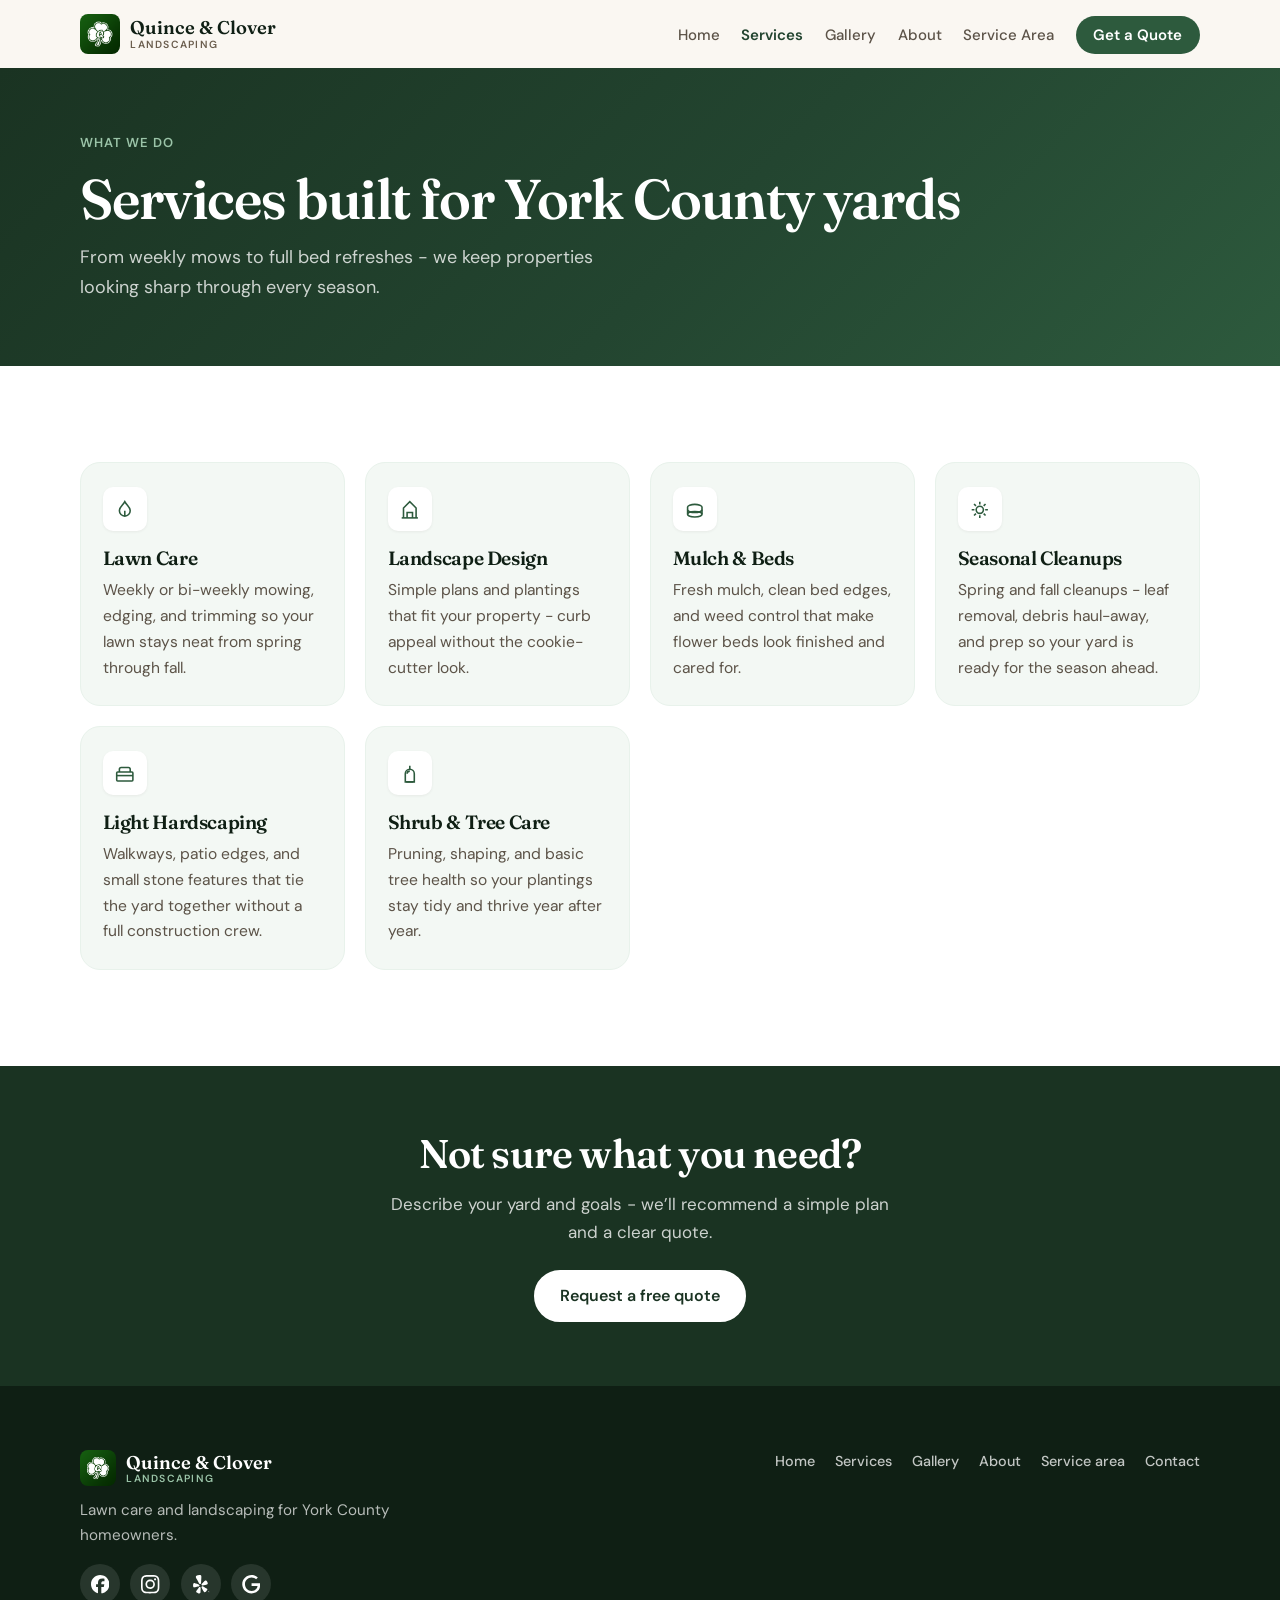
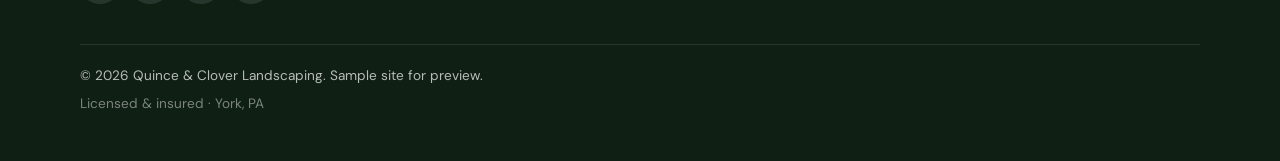
<file: services.html>
<!DOCTYPE html>
<html lang="en">
<head>
  <meta charset="UTF-8">
  <meta name="viewport" content="width=device-width, initial-scale=1.0">
  <meta name="description" content="Lawn care, landscape design, mulch & beds, seasonal cleanups, hardscaping, and shrub & tree care in York County, PA.">
  <title>Services | Quince &amp; Clover Landscaping</title>
  <link rel="preconnect" href="https://fonts.googleapis.com">
  <link rel="preconnect" href="https://fonts.gstatic.com" crossorigin>
  <link href="https://fonts.googleapis.com/css2?family=DM+Sans:ital,opsz,wght@0,9..40,400;0,9..40,500;0,9..40,600;0,9..40,700;1,9..40,400&family=Fraunces:opsz,wght@9..144,500;9..144,600;9..144,700&display=swap" rel="stylesheet">
  <link rel="stylesheet" href="styles.css">
  <script>document.documentElement.classList.add("js");</script>
</head>
<body>
  <a class="skip-link" href="#main">Skip to content</a>
  <header class="site-header">
    <nav class="nav" aria-label="Primary">
      <a class="logo" href="index.html">
        <img class="logo-mark" src="images/Logo.png" alt="" width="40" height="40">
        <span class="logo-text">Quince &amp; Clover<span class="logo-sub">Landscaping</span></span>
      </a>
      <button class="nav-toggle" type="button" aria-expanded="false" aria-controls="nav-menu" aria-label="Open menu">
        <span class="nav-toggle-bar"></span>
        <span class="nav-toggle-bar"></span>
        <span class="nav-toggle-bar"></span>
      </button>
      <ul class="nav-menu" id="nav-menu">
        <li><a href="index.html">Home</a></li>
        <li><a href="services.html" aria-current="page">Services</a></li>
        <li><a href="gallery.html">Gallery</a></li>
        <li><a href="about.html">About</a></li>
        <li><a href="service-area.html">Service Area</a></li>
        <li><a href="contact.html" class="nav-cta">Get a Quote</a></li>
      </ul>
    </nav>
  </header>
  <main id="main">
    <header class="page-header">
      <div class="container">
        <p class="eyebrow">What we do</p>
        <h1>Services built for York County yards</h1>
        <p class="section-lead">From weekly mows to full bed refreshes - we keep properties looking sharp through every season.</p>
      </div>
    </header>

    <section class="section services" aria-labelledby="services-heading">
      <div class="container">
        <h2 id="services-heading" class="visually-hidden" style="position:absolute;width:1px;height:1px;padding:0;margin:-1px;overflow:hidden;clip:rect(0,0,0,0);border:0;">All services</h2>
        <div class="card-grid">
          <article class="card" id="lawn-care">
            <div class="card-icon" aria-hidden="true">
              <svg viewBox="0 0 24 24" fill="none" stroke="currentColor" stroke-width="1.75"><path d="M12 3c-2 4-6 6-6 10a6 6 0 0 0 12 0c0-4-4-6-6-10z"/><path d="M12 13v6"/></svg>
            </div>
            <h3>Lawn Care</h3>
            <p>Weekly or bi-weekly mowing, edging, and trimming so your lawn stays neat from spring through fall.</p>
          </article>
          <article class="card" id="landscape-design">
            <div class="card-icon" aria-hidden="true">
              <svg viewBox="0 0 24 24" fill="none" stroke="currentColor" stroke-width="1.75"><path d="M3 21h18"/><path d="M5 21V10l7-7 7 7v11"/><path d="M9 21v-6h6v6"/></svg>
            </div>
            <h3>Landscape Design</h3>
            <p>Simple plans and plantings that fit your property - curb appeal without the cookie-cutter look.</p>
          </article>
          <article class="card" id="mulch-beds">
            <div class="card-icon" aria-hidden="true">
              <svg viewBox="0 0 24 24" fill="none" stroke="currentColor" stroke-width="1.75"><ellipse cx="12" cy="17" rx="8" ry="3"/><path d="M4 17V9c0-1.5 3.5-3 8-3s8 1.5 8 3v8"/><path d="M4 12c0 1.5 3.5 3 8 3s8-1.5 8-3"/></svg>
            </div>
            <h3>Mulch &amp; Beds</h3>
            <p>Fresh mulch, clean bed edges, and weed control that make flower beds look finished and cared for.</p>
          </article>
          <article class="card" id="seasonal-cleanups">
            <div class="card-icon" aria-hidden="true">
              <svg viewBox="0 0 24 24" fill="none" stroke="currentColor" stroke-width="1.75"><path d="M12 3v3M12 18v3M3 12h3M18 12h3"/><circle cx="12" cy="12" r="4"/><path d="M5.6 5.6l2.1 2.1M16.3 16.3l2.1 2.1M5.6 18.4l2.1-2.1M16.3 7.7l2.1-2.1"/></svg>
            </div>
            <h3>Seasonal Cleanups</h3>
            <p>Spring and fall cleanups - leaf removal, debris haul-away, and prep so your yard is ready for the season ahead.</p>
          </article>
          <article class="card" id="light-hardscaping">
            <div class="card-icon" aria-hidden="true">
              <svg viewBox="0 0 24 24" fill="none" stroke="currentColor" stroke-width="1.75"><rect x="3" y="10" width="18" height="10" rx="1"/><path d="M6 10V7a2 2 0 0 1 2-2h8a2 2 0 0 1 2 2v3"/><path d="M3 14h18"/></svg>
            </div>
            <h3>Light Hardscaping</h3>
            <p>Walkways, patio edges, and small stone features that tie the yard together without a full construction crew.</p>
          </article>
          <article class="card" id="shrub-tree-care">
            <div class="card-icon" aria-hidden="true">
              <svg viewBox="0 0 24 24" fill="none" stroke="currentColor" stroke-width="1.75"><path d="M8 21h8"/><path d="M12 3v4"/><path d="M7 12a5 5 0 0 1 10 0v9H7v-9z"/><path d="M9 12c0-1.5 1.3-3 3-3"/></svg>
            </div>
            <h3>Shrub &amp; Tree Care</h3>
            <p>Pruning, shaping, and basic tree health so your plantings stay tidy and thrive year after year.</p>
          </article>
        </div>
      </div>
    </section>
    <section class="cta-band" aria-labelledby="cta-heading">
      <div class="container">
        <h2 id="cta-heading">Not sure what you need?</h2>
        <p>Describe your yard and goals - we’ll recommend a simple plan and a clear quote.</p>
        <a class="btn btn-primary" href="contact.html">Request a free quote</a>
      </div>
    </section>

  </main>
  <footer class="site-footer">
    <div class="container footer-grid">
      <div class="footer-brand">
        <a class="logo logo--footer" href="index.html">
          <img class="logo-mark" src="images/Logo.png" alt="" width="40" height="40">
          <span class="logo-text">Quince &amp; Clover<span class="logo-sub">Landscaping</span></span>
        </a>
        <p>Lawn care and landscaping for York County homeowners.</p>
          <div class="social-links social-links--footer" aria-label="Social media">
            <a class="social-link" href="https://www.facebook.com/" target="_blank" rel="noopener noreferrer" aria-label="Facebook"><svg viewBox="0 0 24 24" width="20" height="20" aria-hidden="true" focusable="false" xmlns="http://www.w3.org/2000/svg"><path fill="currentColor" d="M9.101 23.691v-7.98H6.627v-3.667h2.474v-1.58c0-4.085 1.848-5.978 5.858-5.978.401 0 .955.042 1.468.103a8.68 8.68 0 0 1 1.141.195v3.325a8.623 8.623 0 0 0-.653-.036 26.805 26.805 0 0 0-.733-.009c-.707 0-1.259.096-1.675.309a1.686 1.686 0 0 0-.679.622c-.258.42-.374.995-.374 1.752v1.297h3.919l-.386 2.103-.287 1.564h-3.246v8.245C19.396 23.238 24 18.179 24 12.044c0-6.627-5.373-12-12-12s-12 5.373-12 12c0 5.628 3.874 10.35 9.101 11.647Z"/></svg></a>
            <a class="social-link" href="https://www.instagram.com/" target="_blank" rel="noopener noreferrer" aria-label="Instagram"><svg viewBox="0 0 24 24" width="20" height="20" aria-hidden="true" focusable="false" xmlns="http://www.w3.org/2000/svg"><path fill="currentColor" d="M7.0301.084c-1.2768.0602-2.1487.264-2.911.5634-.7888.3075-1.4575.72-2.1228 1.3877-.6652.6677-1.075 1.3368-1.3802 2.127-.2954.7638-.4956 1.6365-.552 2.914-.0564 1.2775-.0689 1.6882-.0626 4.947.0062 3.2586.0206 3.6671.0825 4.9473.061 1.2765.264 2.1482.5635 2.9107.308.7889.72 1.4573 1.388 2.1228.6679.6655 1.3365 1.0743 2.1285 1.38.7632.295 1.6361.4961 2.9134.552 1.2773.056 1.6884.069 4.9462.0627 3.2578-.0062 3.668-.0207 4.9478-.0814 1.28-.0607 2.147-.2652 2.9098-.5633.7889-.3086 1.4578-.72 2.1228-1.3881.665-.6682 1.0745-1.3378 1.3795-2.1284.2957-.7632.4966-1.636.552-2.9124.056-1.2809.0692-1.6898.063-4.948-.0063-3.2583-.021-3.6668-.0817-4.9465-.0607-1.2797-.264-2.1487-.5633-2.9117-.3084-.7889-.72-1.4568-1.3876-2.1228C21.2982 1.33 20.628.9208 19.8378.6165 19.074.321 18.2017.1197 16.9244.0645 15.6471.0093 15.236-.005 11.977.0014 8.718.0076 8.31.0215 7.0301.0839m.1402 21.6932c-1.17-.0509-1.8053-.2453-2.2287-.408-.5606-.216-.96-.4771-1.3819-.895-.422-.4178-.6811-.8186-.9-1.378-.1644-.4234-.3624-1.058-.4171-2.228-.0595-1.2645-.072-1.6442-.079-4.848-.007-3.2037.0053-3.583.0607-4.848.05-1.169.2456-1.805.408-2.2282.216-.5613.4762-.96.895-1.3816.4188-.4217.8184-.6814 1.3783-.9003.423-.1651 1.0575-.3614 2.227-.4171 1.2655-.06 1.6447-.072 4.848-.079 3.2033-.007 3.5835.005 4.8495.0608 1.169.0508 1.8053.2445 2.228.408.5608.216.96.4754 1.3816.895.4217.4194.6816.8176.9005 1.3787.1653.4217.3617 1.056.4169 2.2263.0602 1.2655.0739 1.645.0796 4.848.0058 3.203-.0055 3.5834-.061 4.848-.051 1.17-.245 1.8055-.408 2.2294-.216.5604-.4763.96-.8954 1.3814-.419.4215-.8181.6811-1.3783.9-.4224.1649-1.0577.3617-2.2262.4174-1.2656.0595-1.6448.072-4.8493.079-3.2045.007-3.5825-.006-4.848-.0608M16.953 5.5864A1.44 1.44 0 1 0 18.39 4.144a1.44 1.44 0 0 0-1.437 1.4424M5.8385 12.012c.0067 3.4032 2.7706 6.1557 6.173 6.1493 3.4026-.0065 6.157-2.7701 6.1506-6.1733-.0065-3.4032-2.771-6.1565-6.174-6.1498-3.403.0067-6.156 2.771-6.1496 6.1738M8 12.0077a4 4 0 1 1 4.008 3.9921A3.9996 3.9996 0 0 1 8 12.0077"/></svg></a>
            <a class="social-link" href="https://www.yelp.com/" target="_blank" rel="noopener noreferrer" aria-label="Yelp"><svg viewBox="0 0 24 24" width="20" height="20" aria-hidden="true" focusable="false" xmlns="http://www.w3.org/2000/svg"><path fill="currentColor" d="m7.6885 15.1415-3.6715.8483c-.3769.0871-.755.183-1.1452.155-.2611-.0188-.5122-.0414-.7606-.213a1.179 1.179 0 0 1-.331-.3594c-.3486-.5519-.3656-1.3661-.3697-2.0004a6.2874 6.2874 0 0 1 .3314-2.0642 1.857 1.857 0 0 1 .1073-.2474 2.3426 2.3426 0 0 1 .1255-.2165 2.4572 2.4572 0 0 1 .1563-.1975 1.1736 1.1736 0 0 1 .399-.2831 1.082 1.082 0 0 1 .4592-.0837c.2355.0016.5139.052.91.1734.0555.0191.1237.0382.1856.0572.3277.1013.7048.2404 1.1499.3987.6863.2404 1.3663.487 2.0463.7397l1.2117.4423c.2217.0807.4363.18.6412.297.174.0984.3273.2298.4512.387a1.217 1.217 0 0 1 .192.4309 1.2205 1.2205 0 0 1-.872 1.4522c-.0468.0151-.0852.0239-.1085.0293l-1.105.2553-.0031-.001zM18.8208 7.565a1.8506 1.8506 0 0 0-.2042-.1754 2.4082 2.4082 0 0 0-.2077-.1394 2.3607 2.3607 0 0 0-.2269-.109 1.1705 1.1705 0 0 0-.482-.0796 1.0862 1.0862 0 0 0-.4498.1263c-.2107.1048-.4388.2732-.742.5551-.042.0417-.0947.0886-.142.133-.2502.2351-.5286.5252-.8599.863a114.6363 114.6363 0 0 0-1.5166 1.5629l-.8962.9293a4.1897 4.1897 0 0 0-.4466.5483 1.541 1.541 0 0 0-.2364.5459 1.2199 1.2199 0 0 0 .0107.4518l.0046.02a1.218 1.218 0 0 0 1.4184.923 1.162 1.162 0 0 0 .1105-.0213l4.7781-1.104c.3766-.087.7587-.1667 1.097-.3631.2269-.1316.4428-.262.5909-.5252a1.1793 1.1793 0 0 0 .1405-.4683c.0733-.6512-.2668-1.3908-.5403-1.963a6.2792 6.2792 0 0 0-1.2001-1.7103zM8.9703.0754a8.6724 8.6724 0 0 0-.83.1564c-.2754.066-.548.1383-.8146.2236-.868.2844-2.0884.8063-2.295 1.8065-.1165.5655.1595 1.1439.3737 1.66.2595.6254.614 1.1889.9373 1.7777.8543 1.5545 1.7245 3.0993 2.5922 4.6457.259.4617.5416 1.0464 1.043 1.2856a1.058 1.058 0 0 0 .1013.0383c.2248.0851.4699.1016.7041.0471a4.3015 4.3015 0 0 0 .0418-.0097 1.2136 1.2136 0 0 0 .5658-.3397 1.1033 1.1033 0 0 0 .079-.0822c.3463-.435.3454-1.0833.3764-1.6134.1042-1.771.2139-3.5423.3009-5.3142.0332-.6712.1055-1.3333.0655-2.0096-.0328-.5579-.0368-1.1984-.3891-1.6563-.6218-.8073-1.9476-.741-2.8523-.6158zm2.084 15.9505a1.1053 1.1053 0 0 0-1.2306-.4145 1.1398 1.1398 0 0 0-.1526.0633 1.4806 1.4806 0 0 0-.2171.1354c-.1992.1475-.3668.3392-.5196.5315-.0386.049-.074.1143-.12.1562l-.7686 1.0573a113.9168 113.9168 0 0 0-1.2913 1.789c-.278.3895-.5184.7184-.7083 1.0094-.036.0547-.0734.116-.1075.1647-.2277.3522-.3566.6092-.4228.8381a1.0945 1.0945 0 0 0-.046.4721c.0211.1655.0768.3246.1635.467.046.0715.0957.1406.1487.207a2.334 2.334 0 0 0 .1754.1825 1.843 1.843 0 0 0 .2108.1732c.5304.369 1.1112.6342 1.722.8391a6.0958 6.0958 0 0 0 1.5716.3004c.091.0046.1821.0025.2728-.006a2.3878 2.3878 0 0 0 .2506-.0351 2.3862 2.3862 0 0 0 .2447-.071 1.1927 1.1927 0 0 0 .4175-.2658c.1127-.113.1994-.249.2541-.3989.0889-.2214.1473-.5026.1857-.92.0034-.0593.0118-.1305.0177-.1958.0304-.3463.0443-.7531.0666-1.2315.0375-.7357.067-1.4681.0903-2.2026 0 0 .0495-1.3053.0494-1.306.0113-.3008.002-.6342-.0814-.9336a1.396 1.396 0 0 0-.1756-.4054zm8.6754 2.0439c-.1605-.176-.3878-.3514-.7462-.5682-.0518-.0288-.1124-.0674-.1684-.1009-.2985-.1795-.658-.3684-1.078-.5965a120.7615 120.7615 0 0 0-1.9427-1.042l-1.1515-.6107c-.0597-.0175-.1203-.0607-.1766-.0878-.2212-.1058-.4558-.2045-.6992-.2498a1.4915 1.4915 0 0 0-.2545-.0265 1.1527 1.1527 0 0 0-.1648.01 1.1077 1.1077 0 0 0-.9227.9133 1.4186 1.4186 0 0 0 .0159.439c.0563.3065.1932.6096.3346.875l.615 1.1526c.3422.65.6884 1.2963 1.0435 1.9406.229.4202.4196.7799.5982 1.078.0338.056.0721.1163.1011.1682.2173.3584.392.584.569.7458.1146.1107.252.195.4026.247.1583.0525.326.071.4919.0546a2.368 2.368 0 0 0 .251-.0435c.0817-.022.1622-.048.241-.0784a1.863 1.863 0 0 0 .2475-.1143 6.1018 6.1018 0 0 0 1.2818-.9597c.4596-.4522.8659-.9454 1.182-1.51.044-.08.0819-.163.1138-.2483a2.49 2.49 0 0 0 .0773-.2411c.0186-.083.033-.1669.0429-.2513a1.188 1.188 0 0 0-.0565-.491 1.0933 1.0933 0 0 0-.248-.4041zm2.86 3.742a.8523.8523 0 0 1-.111.4236c-.074.132-.178.2377-.3115.3172a.8428.8428 0 0 1-.4385.119.847.847 0 0 1-.4373-.1179.8526.8526 0 0 1-.3125-.3171.8548.8548 0 0 1-.111-.4248c0-.1526.038-.2958.1143-.4294a.8405.8405 0 0 1 .315-.3159.849.849 0 0 1 .4315-.1156.8514.8514 0 0 1 .4294.1144.84.84 0 0 1 .316.3148.8494.8494 0 0 1 .1156.4317zm-.1202 0c0-.1328-.0332-.256-.0996-.3698s-.1564-.2038-.2702-.2702a.7125.7125 0 0 0-.371-.1007.7204.7204 0 0 0-.3698.0996.7487.7487 0 0 0-.2713.2702.7181.7181 0 0 0-.0996.3709c0 .132.0332.2557.0996.371a.7355.7355 0 0 0 .2713.2713.7354.7354 0 0 0 .3698.0985.7205.7205 0 0 0 .3698-.0996.7423.7423 0 0 0 .2702-.2691.7186.7186 0 0 0 .1008-.3721zm-.577.0584.2724.4522h-.1922l-.237-.4052h-.1546v.4052h-.1695v-1.02h.2988c.1268 0 .2195.0247.2783.0744.0595.0496.0892.1252.0892.2267a.2785.2785 0 0 1-.0492.1625c-.032.0466-.0775.0813-.1362.1042zm-.0412-.1408a.1532.1532 0 0 0 .056-.1214c0-.0573-.0164-.0981-.0491-.1225-.0329-.0251-.0847-.0377-.1557-.0377h-.1214v.3285h.1237c.061 0 .1098-.0157.1465-.047z"/></svg></a>
            <a class="social-link" href="https://www.google.com/maps" target="_blank" rel="noopener noreferrer" aria-label="Google"><svg viewBox="0 0 24 24" width="20" height="20" aria-hidden="true" focusable="false" xmlns="http://www.w3.org/2000/svg"><path fill="currentColor" d="M12.48 10.92v3.28h7.84c-.24 1.84-.853 3.187-1.787 4.133-1.147 1.147-2.933 2.4-6.053 2.4-4.827 0-8.6-3.893-8.6-8.72s3.773-8.72 8.6-8.72c2.6 0 4.507 1.027 5.907 2.347l2.307-2.307C18.747 1.44 16.133 0 12.48 0 5.867 0 .307 5.387.307 12s5.56 12 12.173 12c3.573 0 6.267-1.173 8.373-3.36 2.16-2.16 2.84-5.213 2.84-7.667 0-.76-.053-1.467-.173-2.053H12.48z"/></svg></a>
          </div>
      </div>
      <nav class="footer-nav" aria-label="Footer">
        <a href="index.html">Home</a>
        <a href="services.html">Services</a>
        <a href="gallery.html">Gallery</a>
        <a href="about.html">About</a>
        <a href="service-area.html">Service area</a>
        <a href="contact.html">Contact</a>
      </nav>
      <div class="footer-meta">
        <p>&copy; <span id="year">2026</span> Quince &amp; Clover Landscaping. Sample site for preview.</p>
        <p class="footer-legal">Licensed &amp; insured · York, PA</p>
      </div>
    </div>
  </footer>

  <script src="script.js" defer></script>
</body>
</html>
</file>
<file: styles.css>
/* Quince & Clover Landscaping - sample marketing site
   Palette: fresh greens + warm neutrals (not purple SaaS) */

:root {
  --green-950: #0f1f14;
  --green-900: #1a3322;
  --green-800: #234530;
  --green-700: #2d5a3d;
  --green-600: #3a6f4b;
  --green-500: #4a8a5c;
  --green-100: #e8f2eb;
  --green-50: #f3f8f4;

  --cream: #f7f3eb;
  --sand: #ebe4d6;
  --warm-100: #faf7f2;
  --warm-200: #e8e0d4;
  --warm-400: #a89880;
  --warm-600: #6b5e4e;
  --ink: #1c1915;
  --ink-muted: #5c5348;

  --white: #ffffff;
  --radius: 12px;
  --radius-lg: 20px;
  --shadow: 0 4px 24px rgba(28, 25, 21, 0.08);
  --shadow-lg: 0 12px 40px rgba(28, 25, 21, 0.12);

  --font-sans: "DM Sans", system-ui, -apple-system, sans-serif;
  --font-display: "Fraunces", Georgia, "Times New Roman", serif;

  --space-xs: 0.5rem;
  --space-sm: 1rem;
  --space-md: 1.5rem;
  --space-lg: 2.5rem;
  --space-xl: 4rem;
  --space-2xl: 6rem;

  --header-h: 4.25rem;
  --max: 1120px;
  --ease: cubic-bezier(0.25, 0.1, 0.25, 1);
}

*,
*::before,
*::after {
  box-sizing: border-box;
}

html {
  scroll-behavior: smooth;
  scroll-padding-top: calc(var(--header-h) + 0.75rem);
}

body {
  margin: 0;
  font-family: var(--font-sans);
  font-size: 1.0625rem;
  line-height: 1.65;
  color: var(--ink);
  background: var(--warm-100);
  -webkit-font-smoothing: antialiased;
}


/* -- First-load entrance -- */
body.is-booting .site-header {
  opacity: 0;
  transform: translateY(-10px);
}

body.is-booting .hero-content > *,
body.is-booting .page-header > *,
body.is-booting .hero-media img {
  opacity: 0;
  transform: translateY(18px);
}

body:not(.is-booting) .site-header {
  transition: opacity 0.7s var(--ease), transform 0.7s var(--ease),
    background 0.25s var(--ease), box-shadow 0.25s var(--ease),
    backdrop-filter 0.25s var(--ease);
  opacity: 1;
  transform: none;
}

body:not(.is-booting) .hero-content > * {
  animation: rise-in 0.8s var(--ease) both;
}

body:not(.is-booting) .hero-content > *:nth-child(1) { animation-delay: 0.08s; }
body:not(.is-booting) .hero-content > *:nth-child(2) { animation-delay: 0.18s; }
body:not(.is-booting) .hero-content > *:nth-child(3) { animation-delay: 0.28s; }
body:not(.is-booting) .hero-content > *:nth-child(4) { animation-delay: 0.38s; }
body:not(.is-booting) .hero-content > *:nth-child(5) { animation-delay: 0.48s; }

body:not(.is-booting) .page-header > * {
  animation: rise-in 0.75s var(--ease) both;
}

body:not(.is-booting) .page-header > *:nth-child(1) { animation-delay: 0.06s; }
body:not(.is-booting) .page-header > *:nth-child(2) { animation-delay: 0.16s; }
body:not(.is-booting) .page-header > *:nth-child(3) { animation-delay: 0.26s; }

body:not(.is-booting) .hero-media img {
  animation: hero-zoom 1.2s var(--ease) both;
}

@keyframes rise-in {
  from {
    opacity: 0;
    transform: translateY(18px);
  }
  to {
    opacity: 1;
    transform: none;
  }
}

@keyframes hero-zoom {
  from {
    opacity: 0;
    transform: scale(1.06);
  }
  to {
    opacity: 1;
    transform: scale(1);
  }
}

.reveal {
  opacity: 0;
  transform: translateY(22px);
  transition: opacity 0.7s var(--ease), transform 0.7s var(--ease);
  transition-delay: var(--reveal-delay, 0ms);
}

.reveal.is-in {
  opacity: 1;
  transform: none;
}


img {
  max-width: 100%;
  height: auto;
  display: block;
}

a {
  color: var(--green-700);
  text-decoration-thickness: 1.5px;
  text-underline-offset: 0.18em;
}

a:hover {
  color: var(--green-900);
}

h1, h2, h3 {
  font-family: var(--font-display);
  font-weight: 600;
  line-height: 1.2;
  letter-spacing: -0.02em;
  color: var(--green-950);
  margin: 0 0 0.75rem;
}

h1 { font-size: clamp(2.25rem, 5vw, 3.5rem); }
h2 { font-size: clamp(1.75rem, 3.5vw, 2.5rem); }
h3 { font-size: 1.2rem; margin-bottom: 0.5rem; }

p { margin: 0 0 1rem; }

ul { margin: 0; padding: 0; list-style: none; }

address { font-style: normal; }

.container {
  width: min(100% - 2rem, var(--max));
  margin-inline: auto;
}

.skip-link {
  position: absolute;
  left: 1rem;
  top: -100%;
  z-index: 1000;
  padding: 0.75rem 1.25rem;
  background: var(--green-800);
  color: var(--white);
  border-radius: var(--radius);
  text-decoration: none;
  font-weight: 600;
}

.skip-link:focus {
  top: 1rem;
}

.eyebrow {
  font-size: 0.8125rem;
  font-weight: 600;
  letter-spacing: 0.08em;
  text-transform: uppercase;
  color: var(--green-600);
  margin: 0 0 0.75rem;
}

.section-lead {
  color: var(--ink-muted);
  font-size: 1.125rem;
  max-width: 36rem;
  margin-bottom: 0;
}

.section-header {
  margin-bottom: var(--space-lg);
  max-width: 40rem;
}

.section {
  padding: var(--space-2xl) 0;
}

/* -- Buttons -- */
.btn {
  display: inline-flex;
  align-items: center;
  justify-content: center;
  gap: 0.5rem;
  padding: 0.875rem 1.5rem;
  font-family: inherit;
  font-size: 1rem;
  font-weight: 600;
  line-height: 1.25;
  border-radius: 999px;
  border: 2px solid transparent;
  cursor: pointer;
  text-decoration: none;
  transition: background 0.2s var(--ease), color 0.2s var(--ease), border-color 0.2s var(--ease), transform 0.15s var(--ease);
}

.btn:focus-visible {
  outline: 3px solid var(--green-500);
  outline-offset: 3px;
}

.btn-primary {
  background: var(--green-700);
  color: var(--white);
  border-color: var(--green-700);
}

.btn-primary:hover {
  background: var(--green-800);
  border-color: var(--green-800);
  color: var(--white);
}

.btn-ghost {
  background: transparent;
  color: var(--white);
  border-color: rgba(255, 255, 255, 0.55);
}

.btn-ghost:hover {
  background: rgba(255, 255, 255, 0.12);
  color: var(--white);
  border-color: var(--white);
}

.btn-block {
  width: 100%;
}

/* -- Header / Nav -- */
.site-header {
  position: sticky;
  top: 0;
  z-index: 100;
  height: var(--header-h);
  background: rgba(250, 247, 242, 0.92);
  backdrop-filter: blur(12px);
  border-bottom: 1px solid transparent;
  transition: border-color 0.2s, box-shadow 0.2s;
}

.site-header.is-scrolled {
  border-bottom-color: var(--warm-200);
  box-shadow: 0 1px 0 rgba(28, 25, 21, 0.04);
}

.nav {
  display: flex;
  align-items: center;
  justify-content: space-between;
  height: var(--header-h);
  width: min(100% - 2rem, var(--max));
  margin-inline: auto;
}

.logo {
  display: flex;
  align-items: center;
  gap: 0.65rem;
  text-decoration: none;
  color: var(--green-950);
}

.logo:hover { color: var(--green-950); }

.logo-mark {
  width: 2.5rem;
  height: 2.5rem;
  border-radius: 8px;
  object-fit: cover;
  flex-shrink: 0;
  display: block;
}

/* logo-mark::after removed - using logo.png */

.logo-text {
  font-family: var(--font-display);
  font-weight: 600;
  font-size: 1.15rem;
  line-height: 1.15;
  display: flex;
  flex-direction: column;
}

.logo-sub {
  font-family: var(--font-sans);
  font-size: 0.65rem;
  font-weight: 600;
  letter-spacing: 0.12em;
  text-transform: uppercase;
  color: var(--warm-600);
}

.nav-menu {
  display: flex;
  align-items: center;
  gap: 0.15rem 1.35rem;
}

.nav-menu a {
  text-decoration: none;
  color: var(--ink-muted);
  font-weight: 500;
  font-size: 0.9375rem;
  padding: 0.35rem 0;
}

.nav-menu a:hover {
  color: var(--green-800);
}

.nav-cta {
  padding: 0.55rem 1.1rem !important;
  background: var(--green-700);
  color: var(--white) !important;
  border-radius: 999px;
  font-weight: 600 !important;
}

.nav-cta:hover {
  background: var(--green-800);
  color: var(--white) !important;
}

.nav-toggle {
  display: none;
  flex-direction: column;
  justify-content: center;
  gap: 5px;
  width: 2.75rem;
  height: 2.75rem;
  padding: 0.6rem;
  border: none;
  background: transparent;
  cursor: pointer;
  border-radius: 8px;
}

.nav-toggle:focus-visible {
  outline: 3px solid var(--green-500);
  outline-offset: 2px;
}

.nav-toggle-bar {
  display: block;
  height: 2px;
  width: 100%;
  background: var(--green-900);
  border-radius: 1px;
  transition: transform 0.2s, opacity 0.2s;
}

.nav-toggle[aria-expanded="true"] .nav-toggle-bar:nth-child(1) {
  transform: translateY(7px) rotate(45deg);
}
.nav-toggle[aria-expanded="true"] .nav-toggle-bar:nth-child(2) {
  opacity: 0;
}
.nav-toggle[aria-expanded="true"] .nav-toggle-bar:nth-child(3) {
  transform: translateY(-7px) rotate(-45deg);
}

@media (max-width: 860px) {
  .nav-toggle { display: flex; }

  .nav-menu {
    position: fixed;
    inset: var(--header-h) 0 auto 0;
    flex-direction: column;
    align-items: stretch;
    gap: 0;
    padding: 1rem 1.25rem 1.5rem;
    background: var(--warm-100);
    border-bottom: 1px solid var(--warm-200);
    box-shadow: var(--shadow);
    transform: translateY(-0.5rem);
    opacity: 0;
    visibility: hidden;
    pointer-events: none;
    transition: opacity 0.2s, visibility 0.2s, transform 0.2s;
  }

  .nav-menu.is-open {
    opacity: 1;
    visibility: visible;
    pointer-events: auto;
    transform: translateY(0);
  }

  .nav-menu a {
    padding: 0.85rem 0.5rem;
    border-bottom: 1px solid var(--warm-200);
  }

  .nav-cta {
    margin-top: 0.75rem;
    text-align: center;
    border-bottom: none !important;
  }
}

/* -- Hero -- */
.hero {
  position: relative;
  min-height: min(88vh, 720px);
  display: flex;
  align-items: flex-end;
  color: var(--white);
  overflow: hidden;
}

.hero-media {
  position: absolute;
  inset: 0;
}

.hero-media img {
  width: 100%;
  height: 100%;
  object-fit: cover;
  object-position: center 40%;
}

.hero-scrim {
  position: absolute;
  inset: 0;
  background:
    linear-gradient(105deg, rgba(15, 31, 20, 0.88) 0%, rgba(15, 31, 20, 0.55) 48%, rgba(15, 31, 20, 0.35) 100%),
    linear-gradient(to top, rgba(15, 31, 20, 0.7) 0%, transparent 45%);
}

.hero-content {
  position: relative;
  z-index: 1;
  padding: var(--space-xl) 0 var(--space-2xl);
  max-width: 40rem;
  margin-left: max(1rem, calc((100% - var(--max)) / 2));
  margin-right: auto;
  width: min(100% - 2rem, 40rem);
}

.hero .eyebrow {
  color: #b8d4c0;
}

.hero h1 {
  color: var(--white);
  margin-bottom: 1rem;
}

.hero-lead {
  font-size: 1.125rem;
  color: rgba(255, 255, 255, 0.88);
  margin-bottom: 1.75rem;
  max-width: 34rem;
}

.hero-actions {
  display: flex;
  flex-wrap: wrap;
  gap: 0.75rem;
  margin-bottom: 2rem;
}

.hero-trust {
  display: flex;
  flex-wrap: wrap;
  gap: 0.75rem 1.5rem;
  font-size: 0.875rem;
  font-weight: 500;
  color: rgba(255, 255, 255, 0.75);
}

.hero-trust li {
  display: flex;
  align-items: center;
  gap: 0.4rem;
}

.hero-trust li::before {
  content: "";
  width: 6px;
  height: 6px;
  border-radius: 50%;
  background: var(--green-500);
  flex-shrink: 0;
}

/* -- Services -- */
.services {
  background: var(--white);
}

.card-grid {
  display: grid;
  grid-template-columns: repeat(auto-fill, minmax(16.5rem, 1fr));
  gap: 1.25rem;
}

.card {
  padding: 1.5rem 1.35rem;
  background: var(--green-50);
  border: 1px solid var(--green-100);
  border-radius: var(--radius-lg);
  transition: border-color 0.2s, box-shadow 0.2s, transform 0.2s;
}

.card:hover {
  border-color: #c5dbc9;
  box-shadow: var(--shadow);
  transform: translateY(-2px);
}

.card-icon {
  width: 2.75rem;
  height: 2.75rem;
  display: flex;
  align-items: center;
  justify-content: center;
  background: var(--white);
  border-radius: 10px;
  color: var(--green-700);
  margin-bottom: 1rem;
  box-shadow: 0 1px 3px rgba(28, 25, 21, 0.06);
}

.card-icon svg {
  width: 1.35rem;
  height: 1.35rem;
}

.card p {
  color: var(--ink-muted);
  font-size: 0.975rem;
  margin: 0;
}

/* -- Why us -- */
.why-us {
  background: var(--cream);
}

.why-grid {
  display: grid;
  gap: var(--space-xl);
  align-items: center;
}

@media (min-width: 840px) {
  .why-grid {
    grid-template-columns: 1.1fr 0.9fr;
    gap: var(--space-2xl);
  }
}

.why-list {
  margin-top: var(--space-lg);
  display: flex;
  flex-direction: column;
  gap: 1.25rem;
}

.why-list li {
  display: grid;
  gap: 0.25rem;
  padding-left: 1.15rem;
  border-left: 3px solid var(--green-500);
}

.why-list strong {
  font-family: var(--font-display);
  font-size: 1.1rem;
  color: var(--green-950);
}

.why-list span {
  color: var(--ink-muted);
  font-size: 0.975rem;
}

.why-visual {
  position: relative;
  margin: 0;
  border-radius: var(--radius-lg);
  overflow: hidden;
  box-shadow: var(--shadow-lg);
}

.why-visual img {
  width: 100%;
  aspect-ratio: 4 / 5;
  object-fit: cover;
}

.why-badge {
  position: absolute;
  bottom: 1.25rem;
  left: 1.25rem;
  display: flex;
  align-items: center;
  gap: 0.75rem;
  padding: 0.85rem 1.15rem;
  background: rgba(250, 247, 242, 0.95);
  backdrop-filter: blur(8px);
  border-radius: var(--radius);
  box-shadow: var(--shadow);
  margin: 0;
}

.why-badge-num {
  font-family: var(--font-display);
  font-size: 1.75rem;
  font-weight: 700;
  color: var(--green-700);
  line-height: 1;
}

.why-badge-label {
  font-size: 0.8rem;
  font-weight: 600;
  color: var(--ink-muted);
  line-height: 1.3;
}

/* -- Gallery -- */
.gallery {
  background: var(--white);
}

.gallery-grid {
  display: grid;
  grid-template-columns: 1fr 1fr;
  gap: 0.85rem;
}

@media (min-width: 700px) {
  .gallery-grid {
    grid-template-columns: 1.4fr 1fr 1fr;
    grid-template-rows: auto auto;
    gap: 1rem;
  }

  .gallery-item--wide:first-child {
    grid-column: 1;
    grid-row: 1 / 3;
  }

  .gallery-item--wide:first-child img {
    height: 100%;
    aspect-ratio: auto;
  }

  .gallery-item--wide:last-child {
    grid-column: 2 / 4;
  }
}

.gallery-item {
  margin: 0;
  border-radius: var(--radius);
  overflow: hidden;
  background: var(--sand);
}

.gallery-item img {
  width: 100%;
  aspect-ratio: 4 / 3;
  object-fit: cover;
  transition: transform 0.45s var(--ease);
}

.gallery-item:hover img {
  transform: scale(1.03);
}

@media (min-width: 700px) {
  .gallery-item:not(.gallery-item--wide) img {
    aspect-ratio: 3 / 4;
  }

  .gallery-item--wide:last-child img {
    aspect-ratio: 21 / 9;
  }
}

/* -- Testimonials -- */
.testimonials {
  background: var(--green-900);
  color: rgba(255, 255, 255, 0.88);
}

.testimonials .eyebrow {
  color: #9bc4a8;
}

.testimonials h2 {
  color: var(--white);
}

.testimonial-grid {
  display: grid;
  gap: 1.25rem;
}

@media (min-width: 720px) {
  .testimonial-grid {
    grid-template-columns: repeat(3, 1fr);
  }
}

.testimonial {
  margin: 0;
  padding: 1.5rem;
  background: rgba(255, 255, 255, 0.06);
  border: 1px solid rgba(255, 255, 255, 0.1);
  border-radius: var(--radius-lg);
  display: flex;
  flex-direction: column;
  gap: 1.25rem;
}

.testimonial p {
  font-family: var(--font-display);
  font-size: 1.1rem;
  font-weight: 500;
  line-height: 1.45;
  color: var(--white);
  margin: 0;
  flex: 1;
}

.testimonial footer {
  display: flex;
  flex-direction: column;
  gap: 0.15rem;
}

.testimonial cite {
  font-style: normal;
  font-weight: 600;
  color: #c5e0cd;
  font-size: 0.95rem;
}

.testimonial footer span {
  font-size: 0.85rem;
  color: rgba(255, 255, 255, 0.55);
}

/* -- Service area -- */
.service-area {
  background: var(--cream);
}

.area-inner {
  display: grid;
  gap: var(--space-lg);
}

@media (min-width: 800px) {
  .area-inner {
    grid-template-columns: 1fr 1.2fr;
    align-items: start;
    gap: var(--space-xl);
  }
}

.town-list {
  display: grid;
  grid-template-columns: repeat(2, 1fr);
  gap: 0.65rem 1rem;
}

@media (min-width: 500px) {
  .town-list {
    grid-template-columns: repeat(3, 1fr);
  }
}

.town-list li {
  padding: 0.7rem 1rem;
  background: var(--white);
  border: 1px solid var(--warm-200);
  border-radius: 10px;
  font-weight: 500;
  font-size: 0.95rem;
  color: var(--green-900);
  text-align: center;
}

/* -- Contact -- */
.contact {
  background: var(--white);
}

.contact-grid {
  display: grid;
  gap: var(--space-xl);
}

@media (min-width: 840px) {
  .contact-grid {
    grid-template-columns: 0.9fr 1.1fr;
    gap: var(--space-2xl);
    align-items: start;
  }
}

.contact-details {
  margin-top: var(--space-lg);
  display: flex;
  flex-direction: column;
  gap: 1.15rem;
}

.contact-label {
  display: block;
  font-size: 0.75rem;
  font-weight: 600;
  letter-spacing: 0.06em;
  text-transform: uppercase;
  color: var(--warm-600);
  margin-bottom: 0.2rem;
}

.contact-details a {
  font-weight: 600;
  text-decoration: none;
  color: var(--green-800);
}

.contact-details a:hover {
  text-decoration: underline;
}

.contact-form {
  padding: 1.75rem;
  background: var(--cream);
  border: 1px solid var(--warm-200);
  border-radius: var(--radius-lg);
}

.form-row {
  margin-bottom: 1.1rem;
}

.form-row.two-col {
  display: grid;
  gap: 1rem;
}

@media (min-width: 520px) {
  .form-row.two-col {
    grid-template-columns: 1fr 1fr;
  }
}

.contact-form label {
  display: block;
  font-size: 0.875rem;
  font-weight: 600;
  color: var(--green-950);
  margin-bottom: 0.35rem;
}

.contact-form input,
.contact-form select,
.contact-form textarea {
  width: 100%;
  padding: 0.75rem 0.9rem;
  font-family: inherit;
  font-size: 1rem;
  color: var(--ink);
  background: var(--white);
  border: 1.5px solid var(--warm-200);
  border-radius: 10px;
  transition: border-color 0.15s, box-shadow 0.15s;
}

.contact-form input:focus,
.contact-form select:focus,
.contact-form textarea:focus {
  outline: none;
  border-color: var(--green-500);
  box-shadow: 0 0 0 3px rgba(74, 138, 92, 0.2);
}

.contact-form input::placeholder,
.contact-form textarea::placeholder {
  color: #a89f90;
}

.contact-form textarea {
  resize: vertical;
  min-height: 6rem;
}

.form-note {
  margin: 0.85rem 0 0;
  font-size: 0.9rem;
  color: var(--ink-muted);
  min-height: 1.4em;
}

.form-note.is-success {
  color: var(--green-700);
  font-weight: 500;
}

.form-note.is-error {
  color: #9a3412;
  font-weight: 500;
}


/* -- Social links -- */
.social-links {
  display: flex;
  flex-wrap: wrap;
  gap: 0.65rem;
  margin-top: 1.5rem;
}

.social-link {
  display: inline-flex;
  align-items: center;
  justify-content: center;
  width: 2.5rem;
  height: 2.5rem;
  border-radius: 999px;
  background: var(--green-100, #e6f0e8);
  color: var(--green-800, #1f4d32);
  text-decoration: none;
  transition: background 0.2s ease, color 0.2s ease, transform 0.2s ease;
}

.social-link svg {
  width: 1.15rem;
  height: 1.15rem;
  display: block;
}

.social-link:hover {
  background: var(--green-700, #2f6b45);
  color: #fff;
  transform: translateY(-1px);
}

.social-links--footer {
  margin-top: 1rem;
}

.social-links--footer .social-link {
  background: rgba(255, 255, 255, 0.1);
  color: #fff;
}

.social-links--footer .social-link:hover {
  background: rgba(255, 255, 255, 0.2);
  color: #fff;
}

/* -- Footer -- */
.site-footer {
  background: var(--green-950);
  color: rgba(255, 255, 255, 0.7);
  padding: var(--space-xl) 0 var(--space-lg);
}

.footer-grid {
  display: grid;
  gap: var(--space-lg);
}

@media (min-width: 700px) {
  .footer-grid {
    grid-template-columns: 1.4fr 1fr;
    grid-template-rows: auto auto;
  }

  .footer-brand { grid-column: 1; }
  .footer-nav { grid-column: 2; justify-self: end; }
  .footer-meta { grid-column: 1 / -1; }
}

.logo--footer .logo-mark {
  width: 2.25rem;
  height: 2.25rem;
}

.logo--footer {
  color: var(--white);
  margin-bottom: 0.75rem;
}

.logo--footer:hover { color: var(--white); }

.logo--footer .logo-sub {
  color: #9bc4a8;
}

.footer-brand p {
  max-width: 22rem;
  font-size: 0.95rem;
  margin: 0;
}

.footer-nav {
  display: flex;
  flex-wrap: wrap;
  gap: 0.5rem 1.25rem;
}

.footer-nav a {
  color: rgba(255, 255, 255, 0.75);
  text-decoration: none;
  font-size: 0.9rem;
  font-weight: 500;
}

.footer-nav a:hover {
  color: var(--white);
}

.footer-meta {
  padding-top: 1.25rem;
  border-top: 1px solid rgba(255, 255, 255, 0.1);
  font-size: 0.85rem;
}

.footer-meta p { margin: 0 0 0.35rem; }

.footer-legal {
  color: rgba(255, 255, 255, 0.45);
}

@media (prefers-reduced-motion: reduce) {
  html { scroll-behavior: auto; }
  *, *::before, *::after {
    animation-duration: 0.01ms !important;
    animation-delay: 0ms !important;
    transition-duration: 0.01ms !important;
    transition-delay: 0ms !important;
  }
  .gallery-item:hover img { transform: none; }
  body.is-booting .site-header,
  body.is-booting .hero-content > *,
  body.is-booting .page-header > *,
  body.is-booting .hero-media img,
  .reveal {
    opacity: 1 !important;
    transform: none !important;
  }
}

/* -- Multi-page: active nav -- */
.nav-menu a[aria-current="page"],
.nav-menu a.is-active {
  color: var(--green-800);
  font-weight: 600;
}

.nav-cta[aria-current="page"],
.nav-cta.is-active {
  background: var(--green-800);
  color: var(--white) !important;
  box-shadow: inset 0 0 0 2px rgba(255, 255, 255, 0.25);
}

/* -- Multi-page: inner page headers -- */
.page-header {
  background:
    linear-gradient(135deg, var(--green-900) 0%, var(--green-800) 55%, var(--green-700) 100%);
  color: rgba(255, 255, 255, 0.88);
  padding: var(--space-xl) 0;
}

.page-header .eyebrow {
  color: #9bc4a8;
}

.page-header h1 {
  color: var(--white);
  margin-bottom: 0.65rem;
}

.page-header .section-lead {
  color: rgba(255, 255, 255, 0.78);
  margin-bottom: 0;
}

/* -- Home: intro + trust blurb + CTA band -- */
.intro {
  background: var(--white);
  padding: var(--space-xl) 0;
}

.intro-inner {
  display: grid;
  gap: var(--space-md);
  max-width: 42rem;
}

.trust-blurb {
  background: var(--cream);
}

.trust-blurb-inner {
  display: grid;
  gap: var(--space-lg);
  align-items: center;
}

@media (min-width: 800px) {
  .trust-blurb-inner {
    grid-template-columns: 1.2fr 0.8fr;
  }
}

.trust-stats {
  display: grid;
  grid-template-columns: repeat(3, 1fr);
  gap: 0.75rem;
}

.trust-stat {
  text-align: center;
  padding: 1.25rem 0.75rem;
  background: var(--white);
  border: 1px solid var(--warm-200);
  border-radius: var(--radius);
}

.trust-stat strong {
  display: block;
  font-family: var(--font-display);
  font-size: 1.5rem;
  color: var(--green-700);
  line-height: 1.2;
  margin-bottom: 0.25rem;
}

.trust-stat span {
  font-size: 0.8rem;
  font-weight: 600;
  color: var(--ink-muted);
}

.cta-band {
  background: var(--green-900);
  color: rgba(255, 255, 255, 0.88);
  padding: var(--space-xl) 0;
  text-align: center;
}

.cta-band h2 {
  color: var(--white);
  margin-bottom: 0.75rem;
}

.cta-band p {
  color: rgba(255, 255, 255, 0.78);
  max-width: 32rem;
  margin: 0 auto 1.5rem;
}

.cta-band .btn-primary {
  background: var(--white);
  color: var(--green-900);
  border-color: var(--white);
}

.cta-band .btn-primary:hover {
  background: var(--cream);
  border-color: var(--cream);
  color: var(--green-950);
}

/* Featured service cards as links */
.card-link {
  display: block;
  text-decoration: none;
  color: inherit;
  height: 100%;
}

.card-link:hover {
  color: inherit;
}

.card-link .card-more {
  display: inline-block;
  margin-top: 0.85rem;
  font-size: 0.875rem;
  font-weight: 600;
  color: var(--green-700);
}

.card-link:hover .card-more {
  color: var(--green-900);
  text-decoration: underline;
}

.services-preview {
  background: var(--white);
}

.section-header--row {
  display: flex;
  flex-wrap: wrap;
  align-items: flex-end;
  justify-content: space-between;
  gap: 1rem;
  max-width: none;
}

.section-header--row .section-header-copy {
  max-width: 40rem;
}

.section-header--row .btn {
  flex-shrink: 0;
}

.btn-secondary {
  background: transparent;
  color: var(--green-800);
  border-color: var(--green-600);
}

.btn-secondary:hover {
  background: var(--green-50);
  color: var(--green-900);
  border-color: var(--green-800);
}

.trust-actions {
  margin-top: 1.25rem;
  margin-bottom: 0;
}
</file>
